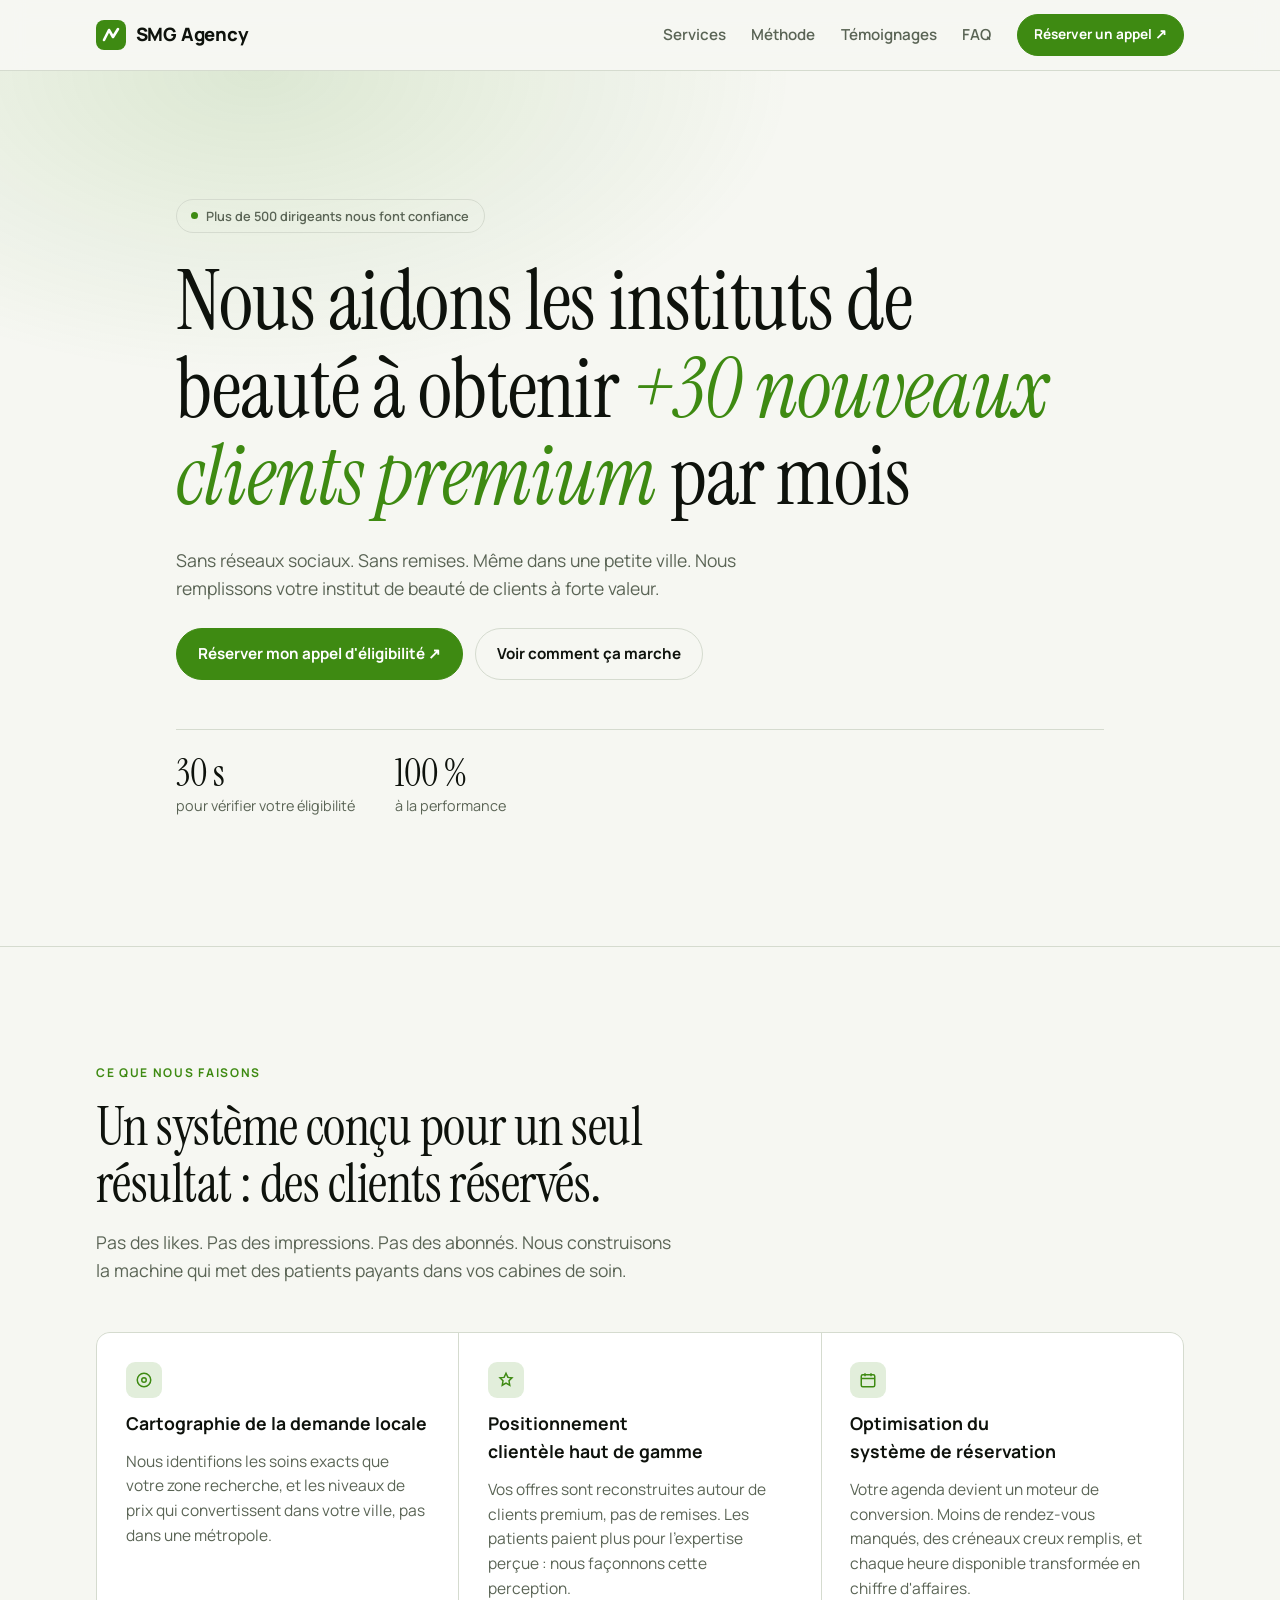
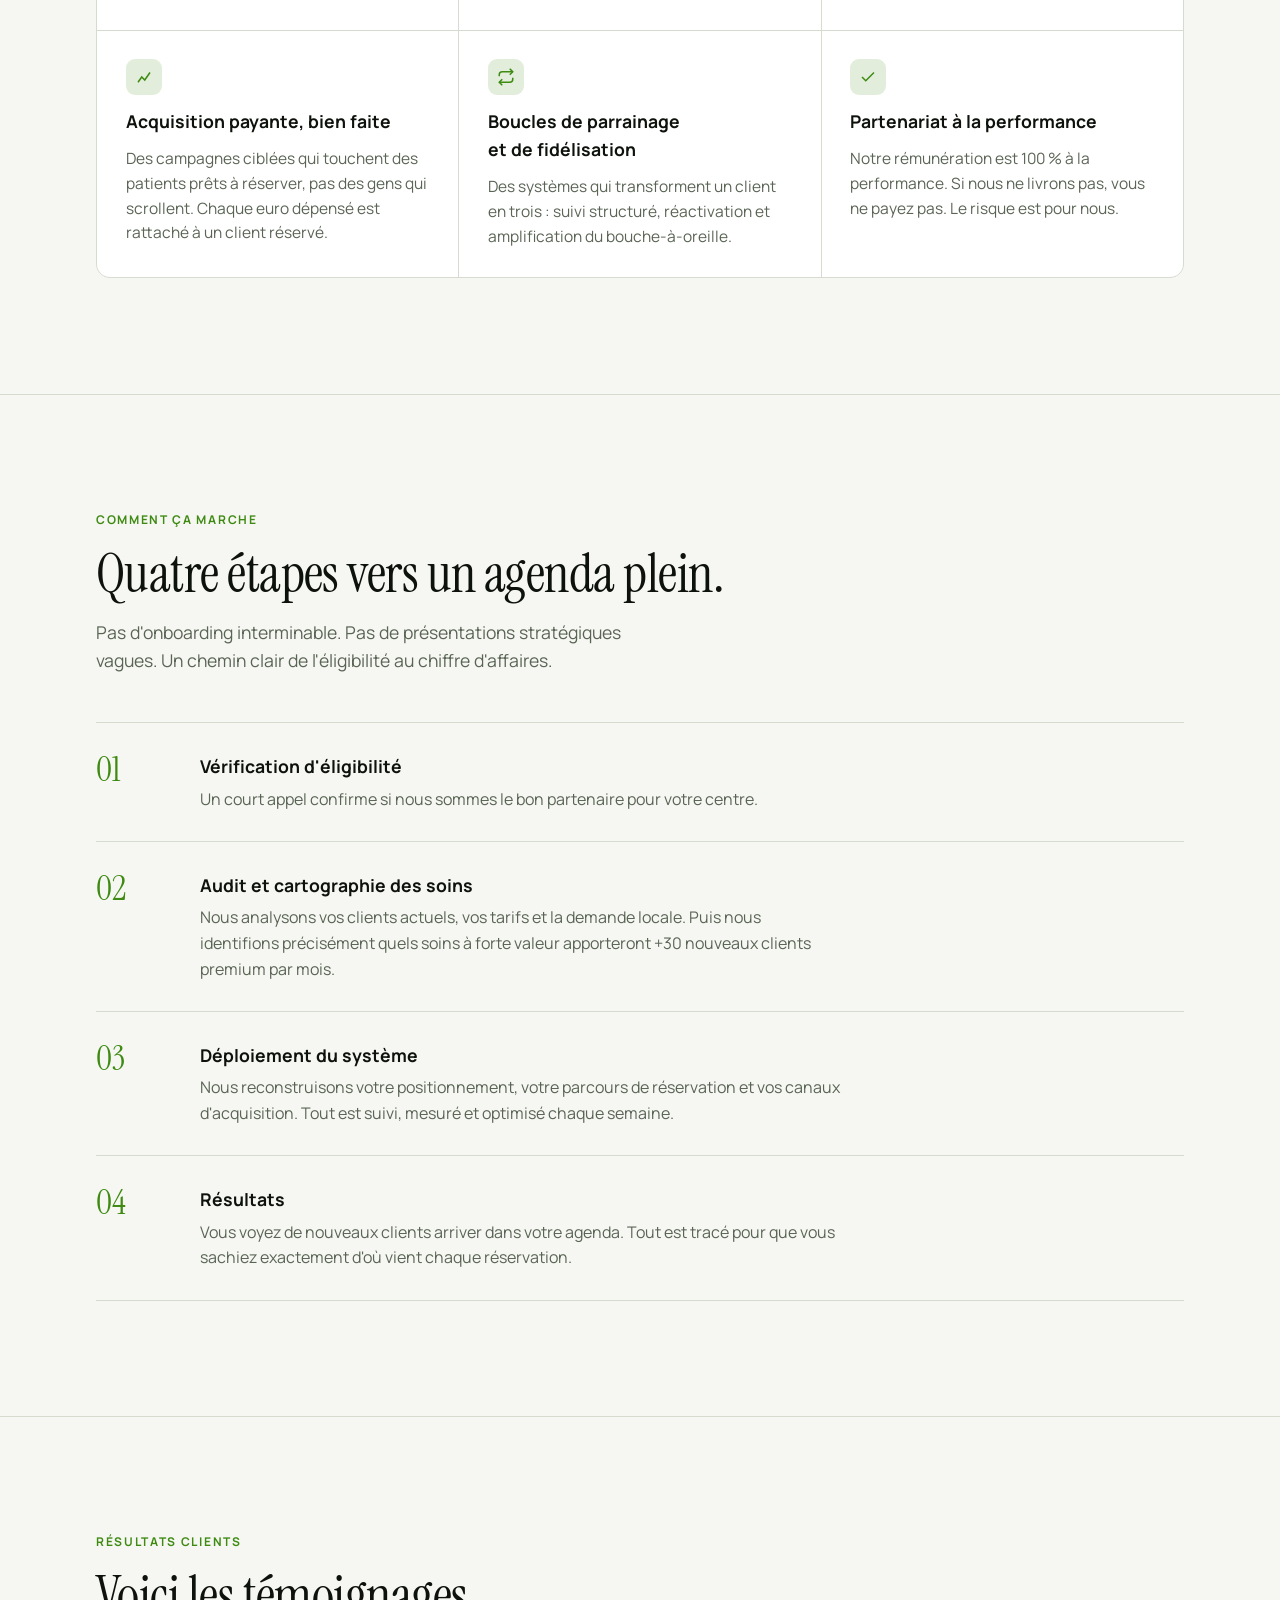
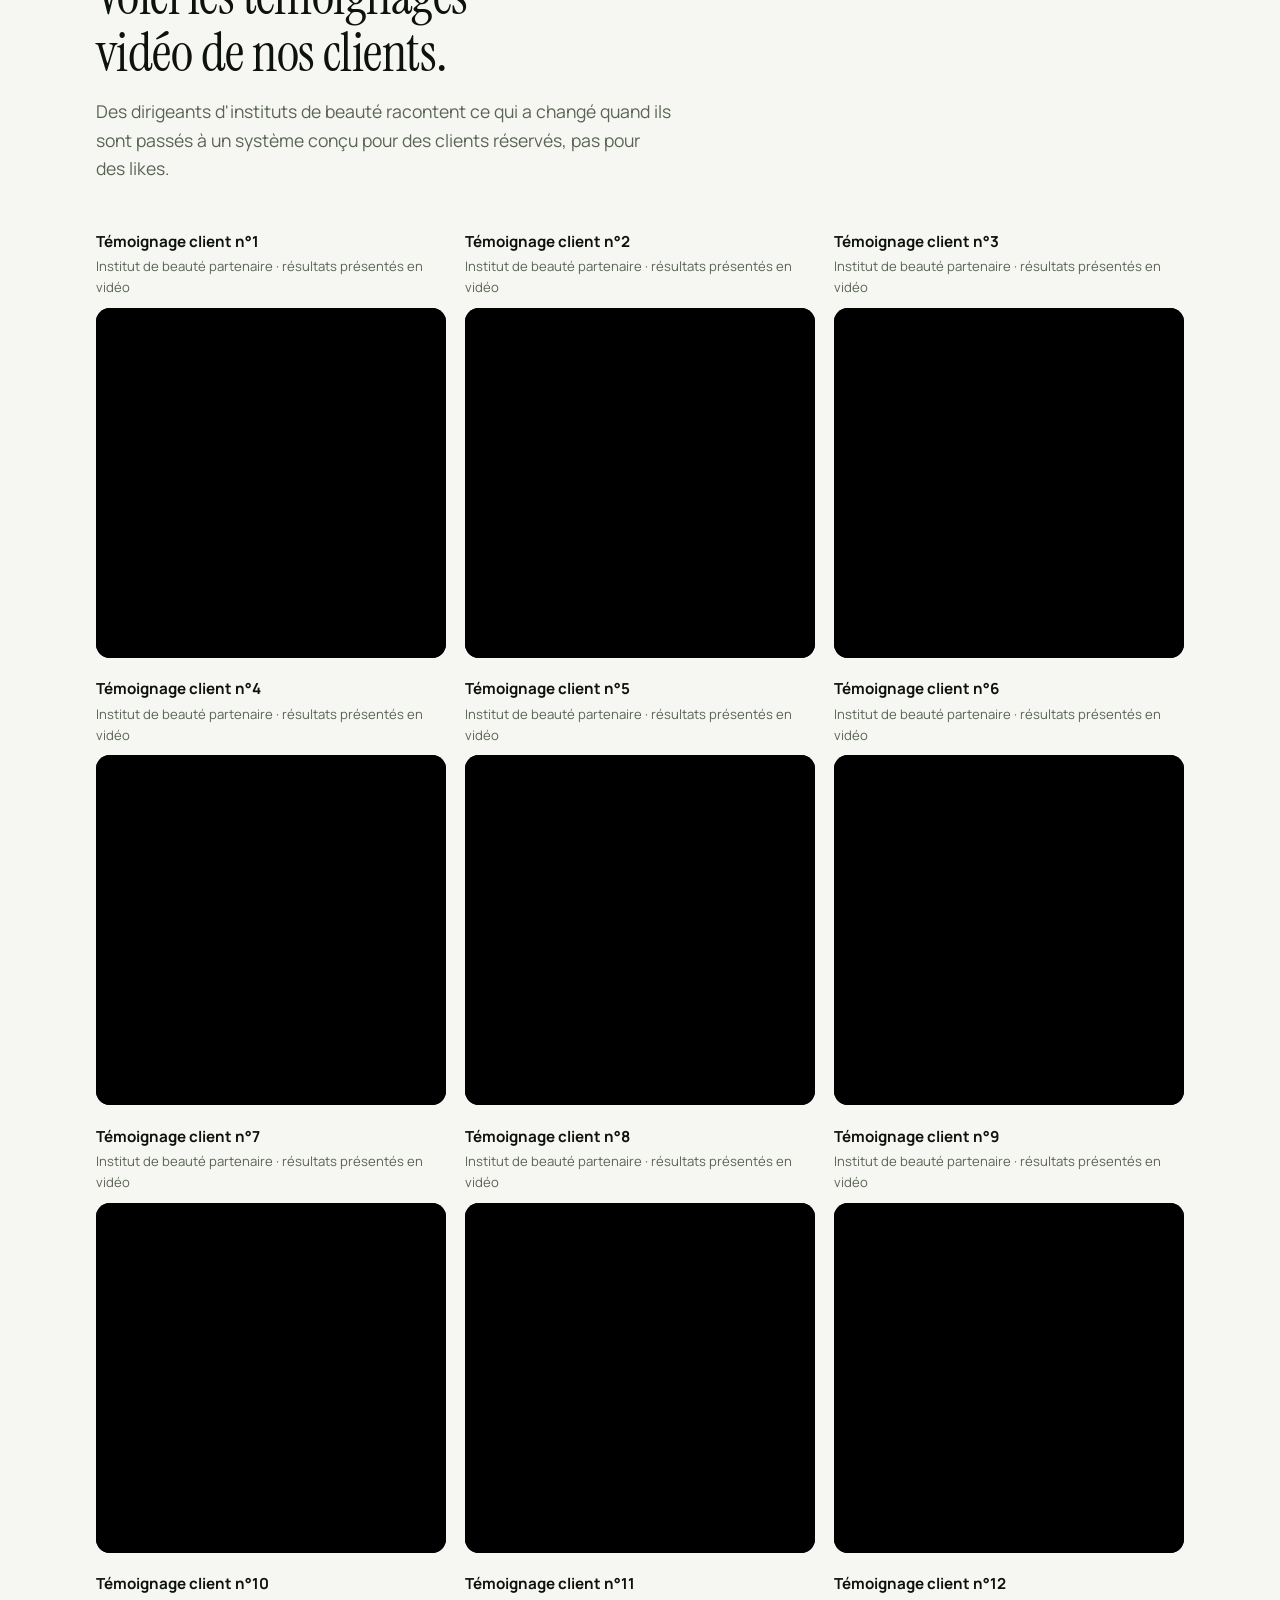
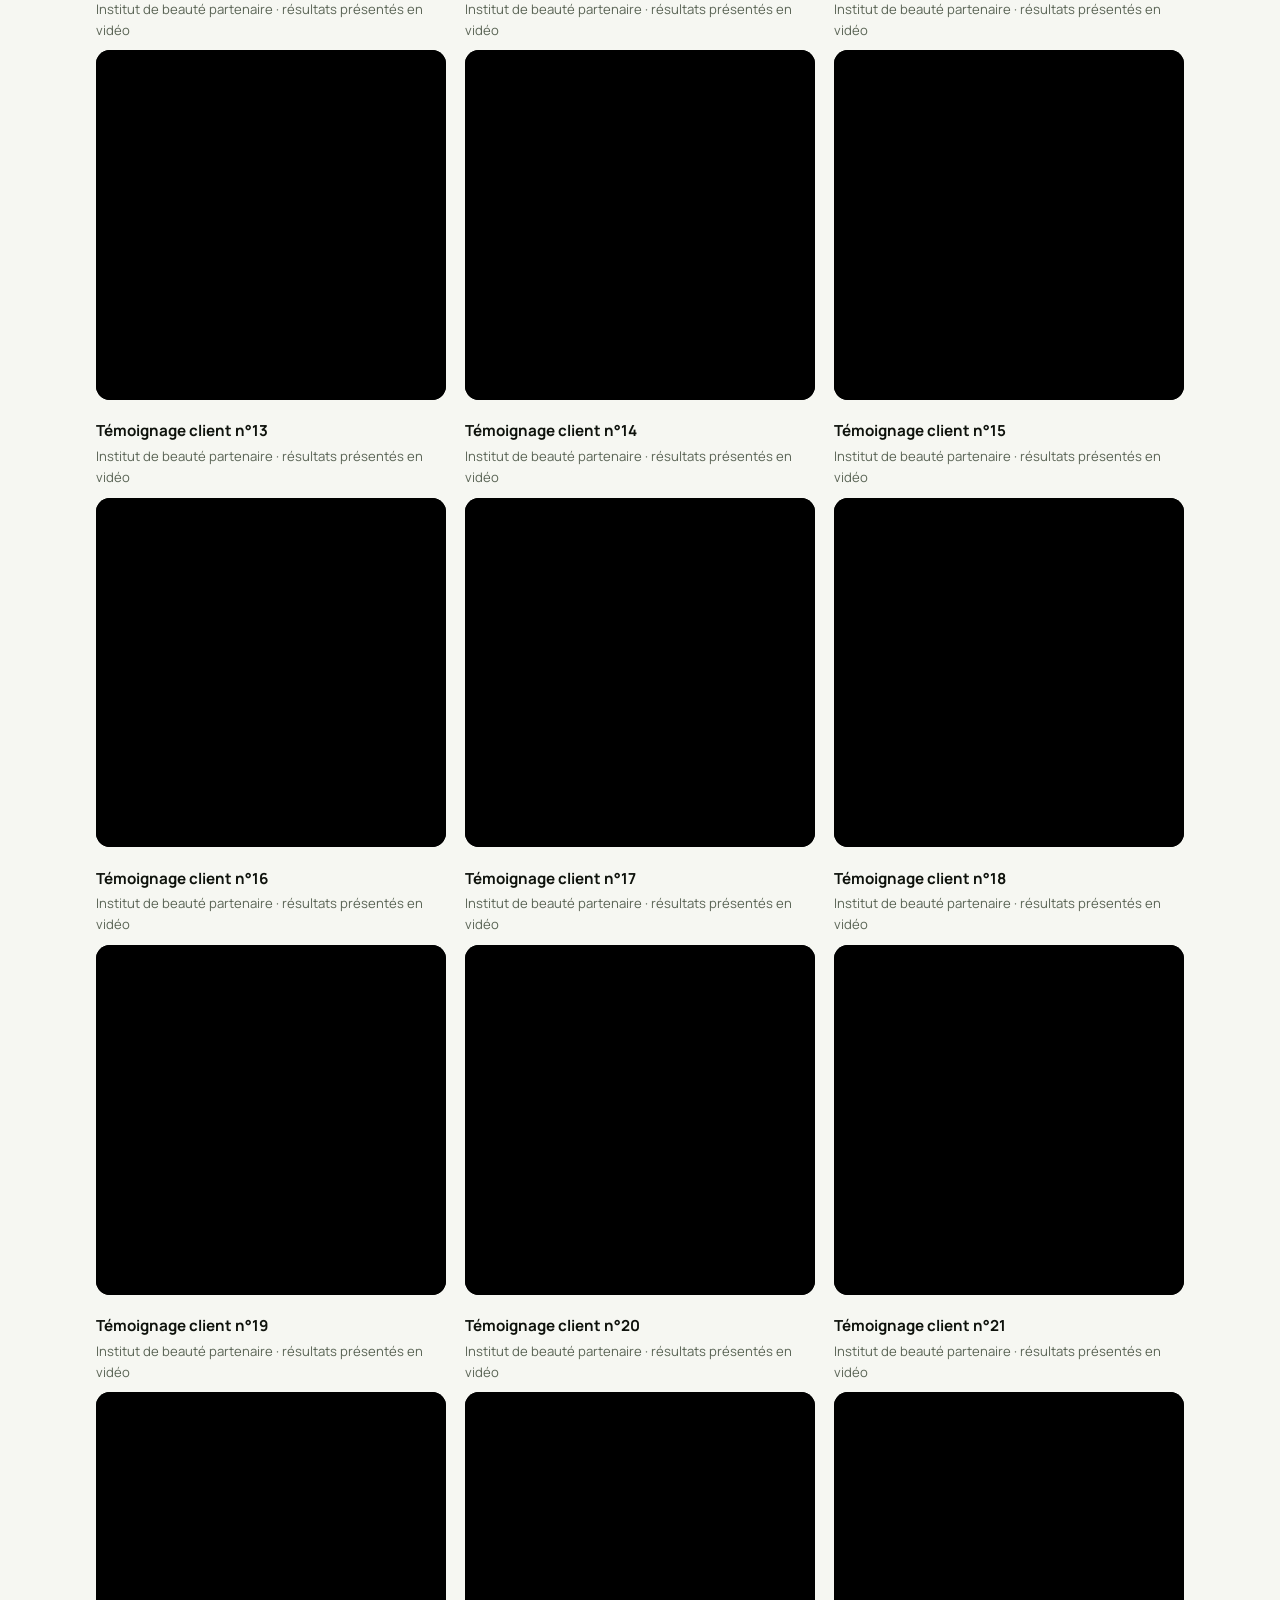
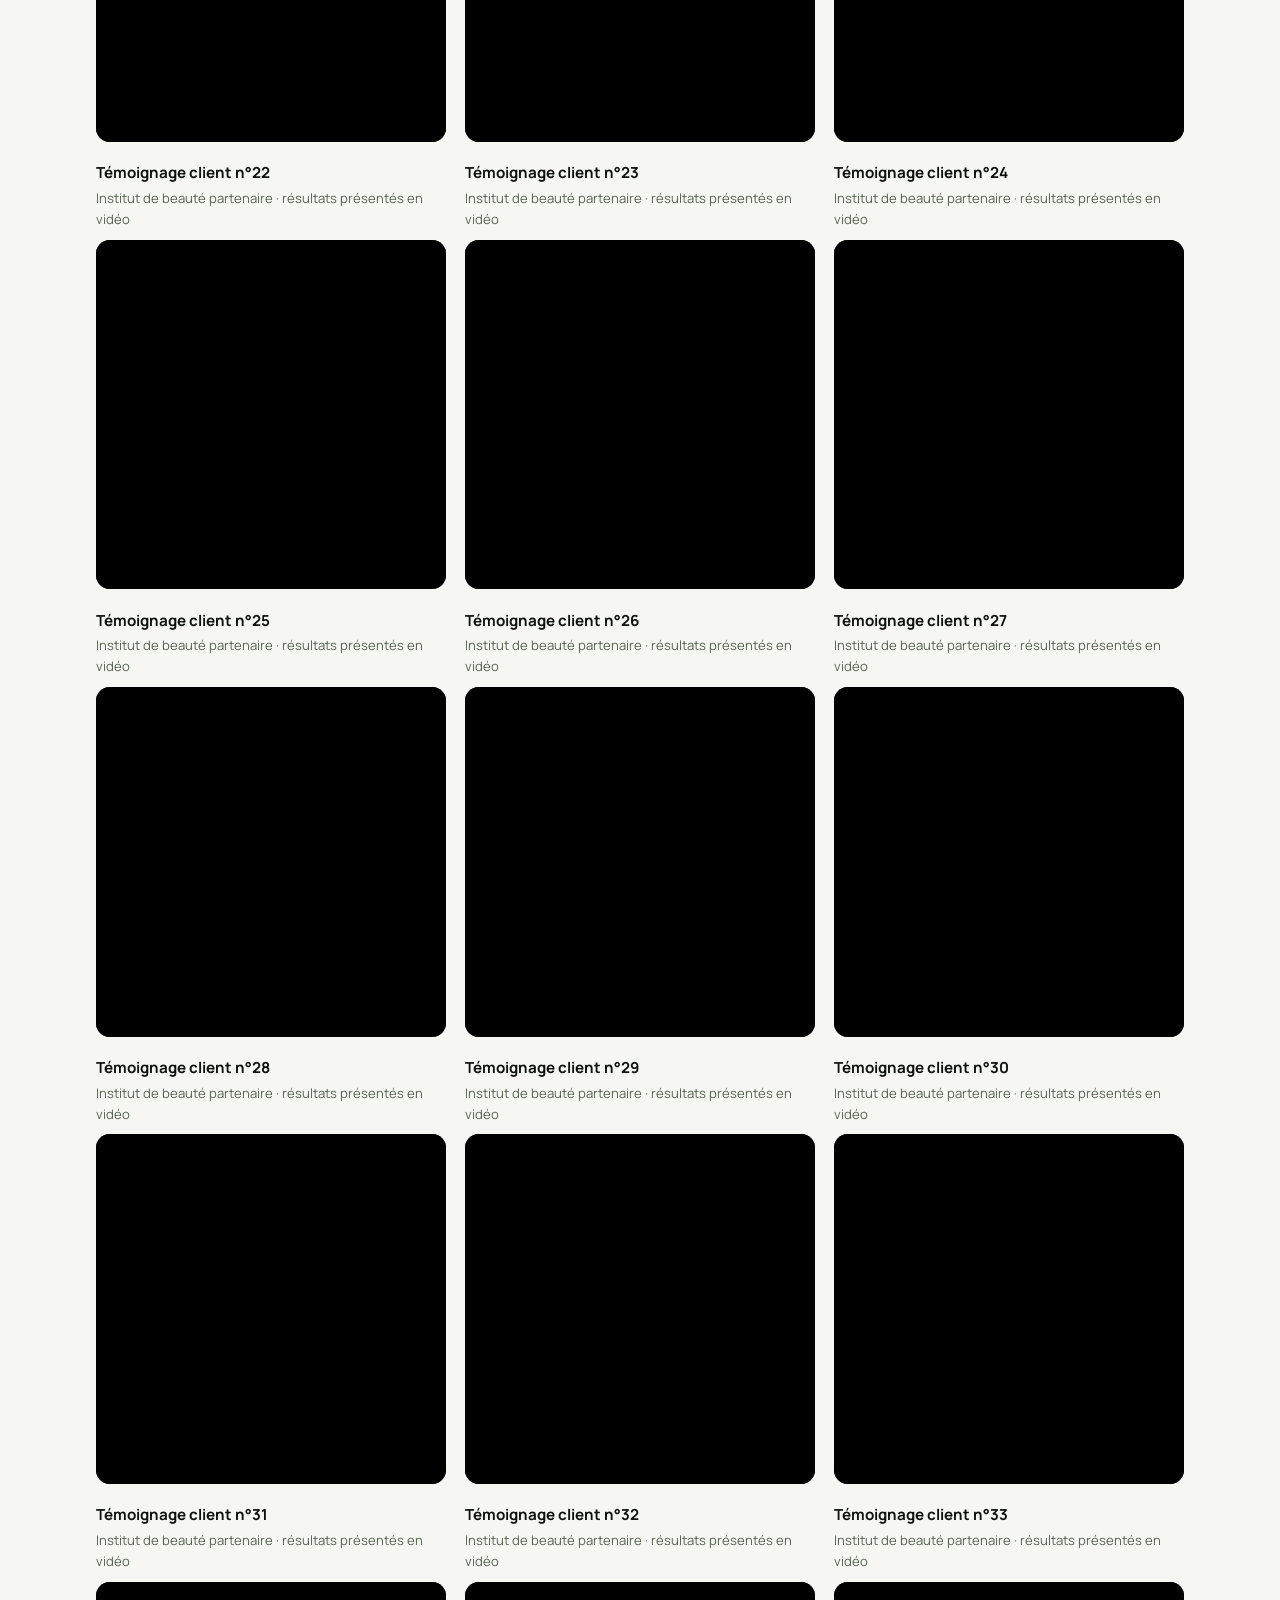
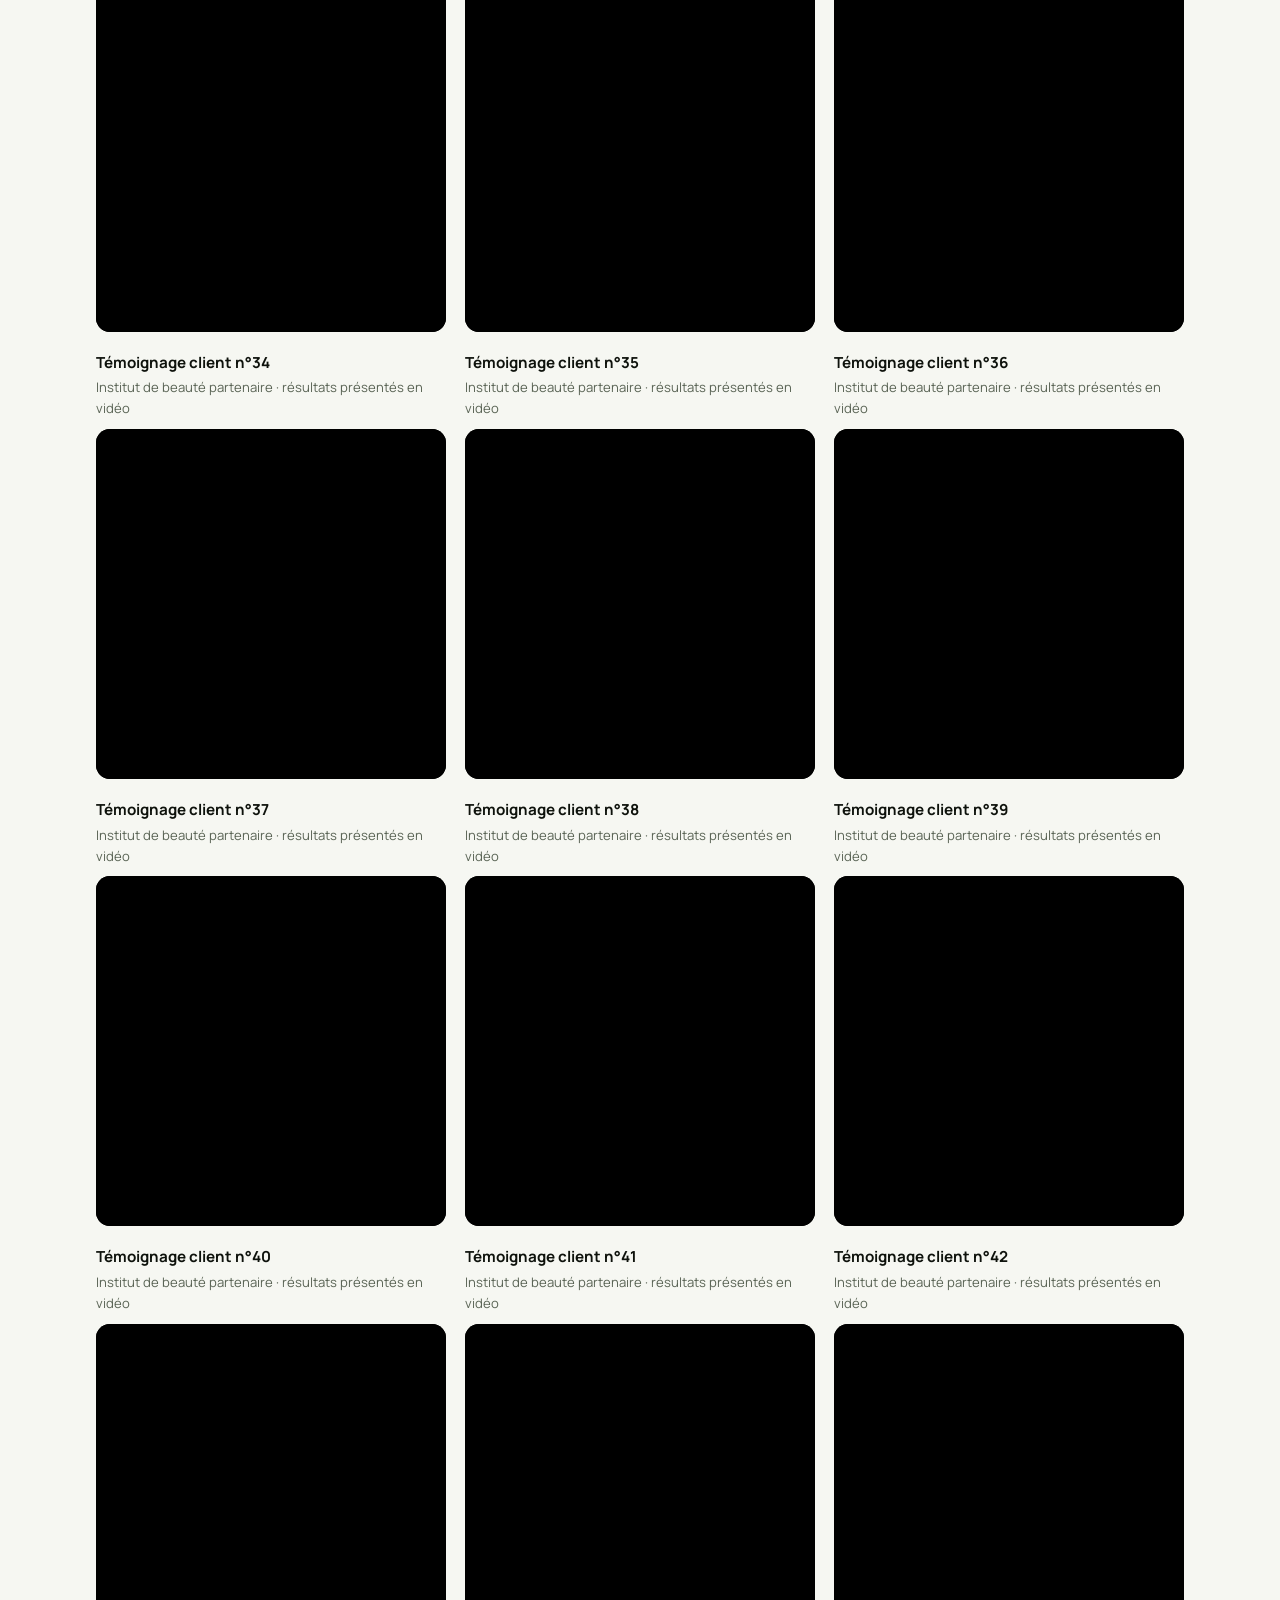
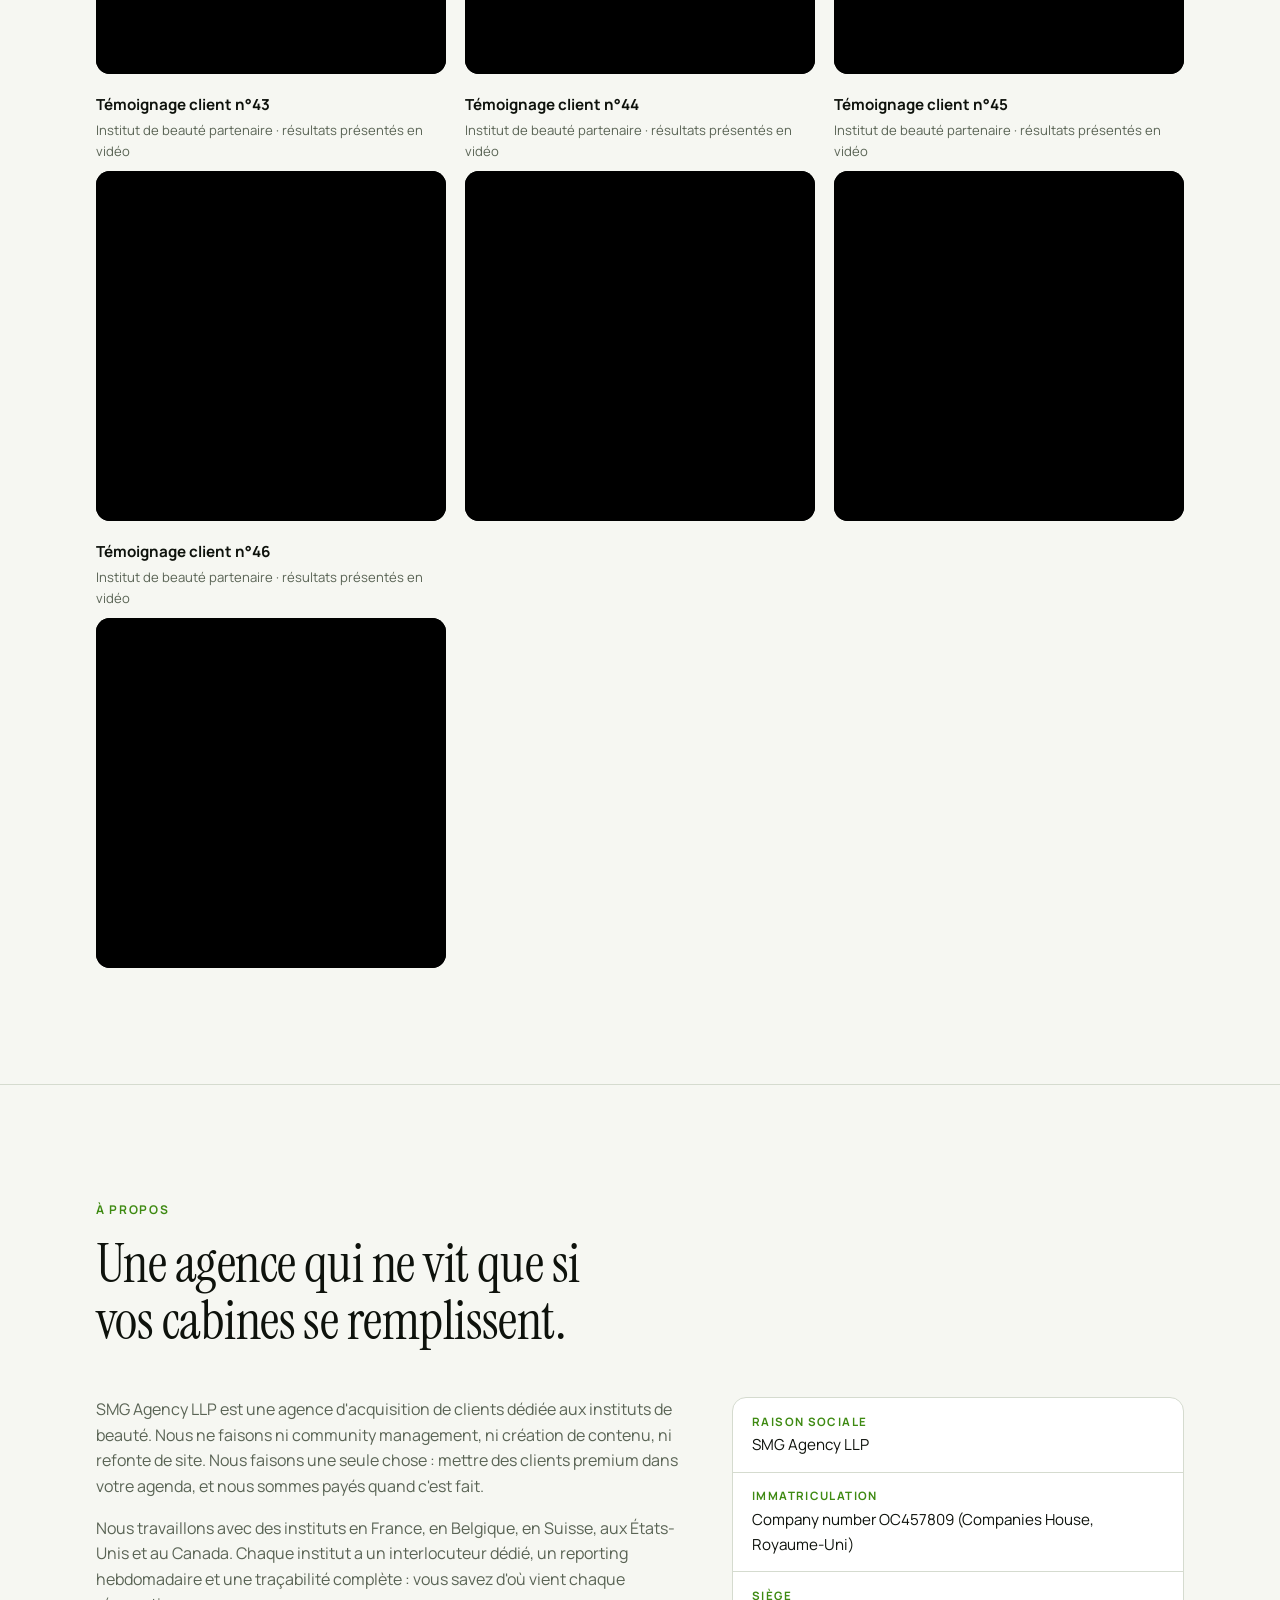
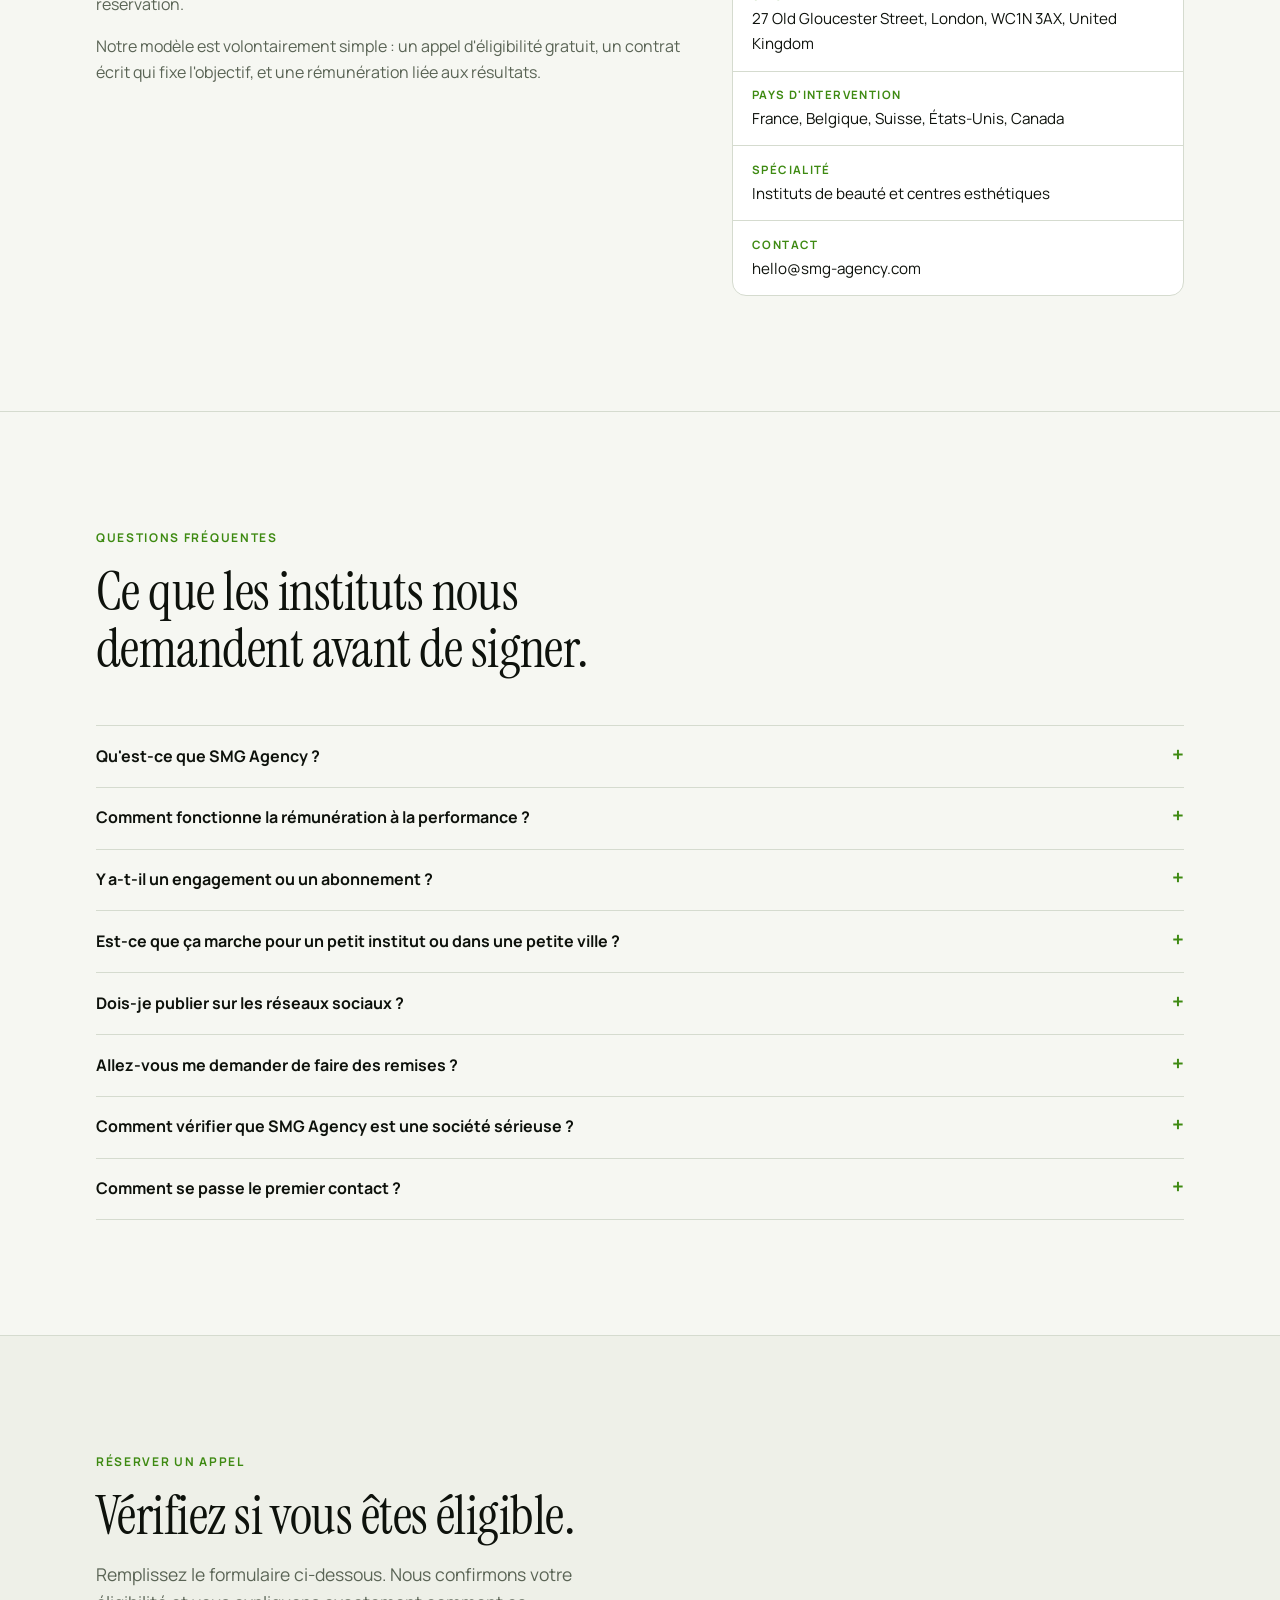
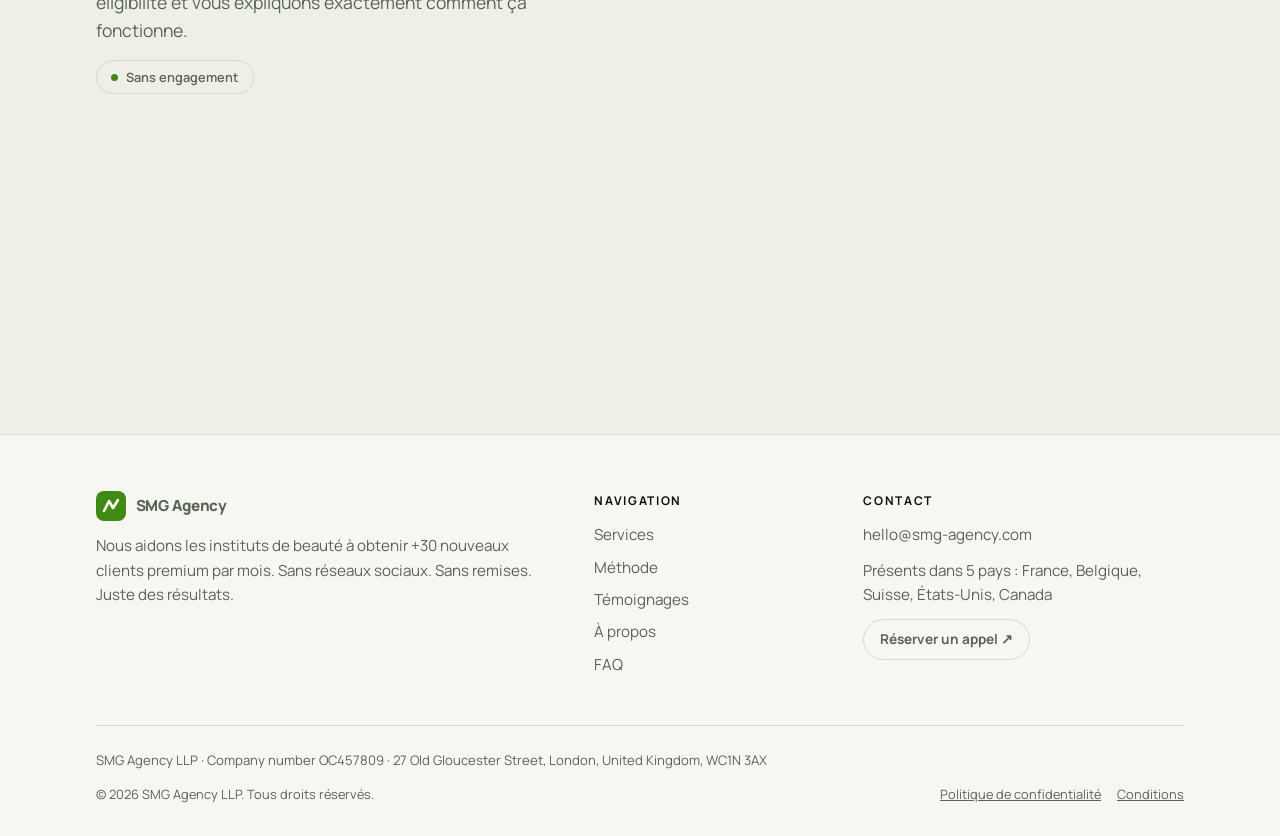
<file: index.html>
<!doctype html>
<html lang="fr">
<head>
<meta charset="utf-8">
<meta name="viewport" content="width=device-width, initial-scale=1, viewport-fit=cover">
<title>SMG Agency — +30 clients premium / mois</title>
<meta name="description" content="Nous aidons les instituts de beauté à obtenir +30 nouveaux clients premium par mois. Sans réseaux sociaux. Sans remises. Même dans une petite ville.">
<meta name="theme-color" content="#0A0D09">
<link rel="stylesheet" href="https://fonts.googleapis.com/css2?family=Instrument+Serif:ital@0;1&family=Manrope:wght@400;500;600;700;800&display=swap">
<link rel="stylesheet" href="styles.css">
</head>
<body>

<header><div class="wrap"><nav>
  <a class="logo" href="#top" aria-label="SMG Agency">
    <svg viewBox="0 0 30 30" aria-hidden="true"><rect width="30" height="30" rx="8" fill="var(--accent)"/><path d="M8 20 L13 10 L17 17 L22 9" fill="none" stroke="var(--accent-ink)" stroke-width="2.6" stroke-linecap="round" stroke-linejoin="round"/></svg>
    SMG Agency
  </a>
  <div class="menu">
    <a href="#services">Services</a>
    <a href="#process">Méthode</a>
    <a href="#temoignages">Témoignages</a>
    <a href="#faq">FAQ</a>
    <a class="btn primary small" href="#book">Réserver un appel ↗</a>
  </div>
</nav></div></header>

<section class="hero" id="top"><div class="wrap">
  <span class="badge"><i></i>Plus de 500 dirigeants nous font confiance</span>
  <h1>Nous aidons les instituts de beauté à obtenir <em>+30 nouveaux clients premium</em> par mois</h1>
  <p class="lead">Sans réseaux sociaux. Sans remises. Même dans une petite ville. Nous remplissons votre institut de beauté de clients à forte valeur.</p>
  <div class="ctas">
    <a class="btn primary" href="#book">Réserver mon appel d'éligibilité ↗</a>
    <a class="btn" href="#process">Voir comment ça marche</a>
  </div>
  <div class="stats">
    <div class="stat"><b>30 s</b><span>pour vérifier votre éligibilité</span></div>
    <div class="stat"><b>100 %</b><span>à la performance</span></div>
  </div>
</div></section>

<section id="services"><div class="wrap">
  <div class="head">
    <span class="eyebrow">Ce que nous faisons</span>
    <h2>Un système conçu pour un seul résultat : des clients réservés.</h2>
    <p class="lead">Pas des likes. Pas des impressions. Pas des abonnés. Nous construisons la machine qui met des patients payants dans vos cabines de soin.</p>
  </div>
  <div class="grid c3">
    <div class="cell"><span class="ico"><svg viewBox="0 0 24 24" fill="none" stroke="currentColor" stroke-width="2"><circle cx="12" cy="12" r="9"/><circle cx="12" cy="12" r="3"/></svg></span><h3>Cartographie de la demande locale</h3><p>Nous identifions les soins exacts que votre zone recherche, et les niveaux de prix qui convertissent dans votre ville, pas dans une métropole.</p></div>
    <div class="cell"><span class="ico"><svg viewBox="0 0 24 24" fill="none" stroke="currentColor" stroke-width="2"><path d="M12 3l2.5 5.5L20 9l-4 4 1 6-5-3-5 3 1-6-4-4 5.5-.5z"/></svg></span><h3>Positionnement clientèle haut de gamme</h3><p>Vos offres sont reconstruites autour de clients premium, pas de remises. Les patients paient plus pour l'expertise perçue : nous façonnons cette perception.</p></div>
    <div class="cell"><span class="ico"><svg viewBox="0 0 24 24" fill="none" stroke="currentColor" stroke-width="2"><rect x="3" y="5" width="18" height="16" rx="2"/><path d="M3 10h18M8 3v4M16 3v4"/></svg></span><h3>Optimisation du système de réservation</h3><p>Votre agenda devient un moteur de conversion. Moins de rendez-vous manqués, des créneaux creux remplis, et chaque heure disponible transformée en chiffre d'affaires.</p></div>
    <div class="cell"><span class="ico"><svg viewBox="0 0 24 24" fill="none" stroke="currentColor" stroke-width="2"><path d="M4 19l5-7 4 4 7-10"/></svg></span><h3>Acquisition payante, bien faite</h3><p>Des campagnes ciblées qui touchent des patients prêts à réserver, pas des gens qui scrollent. Chaque euro dépensé est rattaché à un client réservé.</p></div>
    <div class="cell"><span class="ico"><svg viewBox="0 0 24 24" fill="none" stroke="currentColor" stroke-width="2"><path d="M17 1l4 4-4 4"/><path d="M3 11V9a4 4 0 014-4h14"/><path d="M7 23l-4-4 4-4"/><path d="M21 13v2a4 4 0 01-4 4H3"/></svg></span><h3>Boucles de parrainage et de fidélisation</h3><p>Des systèmes qui transforment un client en trois : suivi structuré, réactivation et amplification du bouche-à-oreille.</p></div>
    <div class="cell"><span class="ico"><svg viewBox="0 0 24 24" fill="none" stroke="currentColor" stroke-width="2"><path d="M20 6L9 17l-5-5"/></svg></span><h3>Partenariat à la performance</h3><p>Notre rémunération est 100 % à la performance. Si nous ne livrons pas, vous ne payez pas. Le risque est pour nous.</p></div>
  </div>
</div></section>

<section id="process"><div class="wrap">
  <div class="head">
    <span class="eyebrow">Comment ça marche</span>
    <h2>Quatre étapes vers un agenda plein.</h2>
    <p class="lead">Pas d'onboarding interminable. Pas de présentations stratégiques vagues. Un chemin clair de l'éligibilité au chiffre d'affaires.</p>
  </div>
  <div class="steps">
    <div class="step"><span class="n">01</span><div><h3>Vérification d'éligibilité</h3><p>Un court appel confirme si nous sommes le bon partenaire pour votre centre.</p></div></div>
    <div class="step"><span class="n">02</span><div><h3>Audit et cartographie des soins</h3><p>Nous analysons vos clients actuels, vos tarifs et la demande locale. Puis nous identifions précisément quels soins à forte valeur apporteront +30 nouveaux clients premium par mois.</p></div></div>
    <div class="step"><span class="n">03</span><div><h3>Déploiement du système</h3><p>Nous reconstruisons votre positionnement, votre parcours de réservation et vos canaux d'acquisition. Tout est suivi, mesuré et optimisé chaque semaine.</p></div></div>
    <div class="step"><span class="n">04</span><div><h3>Résultats</h3><p>Vous voyez de nouveaux clients arriver dans votre agenda. Tout est tracé pour que vous sachiez exactement d'où vient chaque réservation.</p></div></div>
  </div>
</div></section>

<section id="temoignages"><div class="wrap">
  <div class="head">
    <span class="eyebrow">Résultats clients</span>
    <h2>Voici les témoignages vidéo de nos clients.</h2>
    <p class="lead">Des dirigeants d'instituts de beauté racontent ce qui a changé quand ils sont passés à un système conçu pour des clients réservés, pas pour des likes.</p>
  </div>
  <div class="vgrid">
    <figure class="tcard"><figcaption><strong>Témoignage client n°1</strong><span>Institut de beauté partenaire · résultats présentés en vidéo</span></figcaption><div class="video"><iframe src="https://player.vimeo.com/video/1170816785?h=dc587e19d5&badge=0&autopause=0&transparent=0&player_id=0&app_id=58479" allow="autoplay; fullscreen; picture-in-picture" allowfullscreen title="Témoignage client 1" loading="lazy"></iframe></div></figure>
    <figure class="tcard"><figcaption><strong>Témoignage client n°2</strong><span>Institut de beauté partenaire · résultats présentés en vidéo</span></figcaption><div class="video"><iframe src="https://player.vimeo.com/video/1187430212?h=d7c97bf0d0&badge=0&autopause=0&transparent=0&player_id=0&app_id=58479" allow="autoplay; fullscreen; picture-in-picture" allowfullscreen title="Témoignage client 2" loading="lazy"></iframe></div></figure>
    <figure class="tcard"><figcaption><strong>Témoignage client n°3</strong><span>Institut de beauté partenaire · résultats présentés en vidéo</span></figcaption><div class="video"><iframe src="https://player.vimeo.com/video/1154285626?h=cadeab37e9&badge=0&autopause=0&transparent=0&player_id=0&app_id=58479" allow="autoplay; fullscreen; picture-in-picture" allowfullscreen title="Témoignage client 3" loading="lazy"></iframe></div></figure>
    <figure class="tcard"><figcaption><strong>Témoignage client n°4</strong><span>Institut de beauté partenaire · résultats présentés en vidéo</span></figcaption><div class="video"><iframe src="https://player.vimeo.com/video/1170811531?h=ed6fe5a21b&badge=0&autopause=0&transparent=0&player_id=0&app_id=58479" allow="autoplay; fullscreen; picture-in-picture" allowfullscreen title="Témoignage client 4" loading="lazy"></iframe></div></figure>
    <figure class="tcard"><figcaption><strong>Témoignage client n°5</strong><span>Institut de beauté partenaire · résultats présentés en vidéo</span></figcaption><div class="video"><iframe src="https://player.vimeo.com/video/1170821075?h=94a333f344&badge=0&autopause=0&transparent=0&player_id=0&app_id=58479" allow="autoplay; fullscreen; picture-in-picture" allowfullscreen title="Témoignage client 5" loading="lazy"></iframe></div></figure>
    <figure class="tcard"><figcaption><strong>Témoignage client n°6</strong><span>Institut de beauté partenaire · résultats présentés en vidéo</span></figcaption><div class="video"><iframe src="https://player.vimeo.com/video/1140703734?h=4c9c15f393&badge=0&autopause=0&transparent=0&player_id=0&app_id=58479" allow="autoplay; fullscreen; picture-in-picture" allowfullscreen title="Témoignage client 6" loading="lazy"></iframe></div></figure>
    <figure class="tcard"><figcaption><strong>Témoignage client n°7</strong><span>Institut de beauté partenaire · résultats présentés en vidéo</span></figcaption><div class="video"><iframe src="https://player.vimeo.com/video/974029098?h=5e9d1a5191&badge=0&autopause=0&transparent=0&player_id=0&app_id=58479" allow="autoplay; fullscreen; picture-in-picture" allowfullscreen title="Témoignage client 7" loading="lazy"></iframe></div></figure>
    <figure class="tcard"><figcaption><strong>Témoignage client n°8</strong><span>Institut de beauté partenaire · résultats présentés en vidéo</span></figcaption><div class="video"><iframe src="https://player.vimeo.com/video/974028527?h=5e06ab76f6&badge=0&autopause=0&transparent=0&player_id=0&app_id=58479" allow="autoplay; fullscreen; picture-in-picture" allowfullscreen title="Témoignage client 8" loading="lazy"></iframe></div></figure>
    <figure class="tcard"><figcaption><strong>Témoignage client n°9</strong><span>Institut de beauté partenaire · résultats présentés en vidéo</span></figcaption><div class="video"><iframe src="https://player.vimeo.com/video/1029229661?h=489410b3f9&badge=0&autopause=0&transparent=0&player_id=0&app_id=58479" allow="autoplay; fullscreen; picture-in-picture" allowfullscreen title="Témoignage client 9" loading="lazy"></iframe></div></figure>
    <figure class="tcard"><figcaption><strong>Témoignage client n°10</strong><span>Institut de beauté partenaire · résultats présentés en vidéo</span></figcaption><div class="video"><iframe src="https://player.vimeo.com/video/1032588773?badge=0&autopause=0&transparent=0&player_id=0&app_id=58479" allow="autoplay; fullscreen; picture-in-picture" allowfullscreen title="Témoignage client 10" loading="lazy"></iframe></div></figure>
    <figure class="tcard"><figcaption><strong>Témoignage client n°11</strong><span>Institut de beauté partenaire · résultats présentés en vidéo</span></figcaption><div class="video"><iframe src="https://player.vimeo.com/video/1032588784?badge=0&autopause=0&transparent=0&player_id=0&app_id=58479" allow="autoplay; fullscreen; picture-in-picture" allowfullscreen title="Témoignage client 11" loading="lazy"></iframe></div></figure>
    <figure class="tcard"><figcaption><strong>Témoignage client n°12</strong><span>Institut de beauté partenaire · résultats présentés en vidéo</span></figcaption><div class="video"><iframe src="https://player.vimeo.com/video/1032588800?badge=0&autopause=0&transparent=0&player_id=0&app_id=58479" allow="autoplay; fullscreen; picture-in-picture" allowfullscreen title="Témoignage client 12" loading="lazy"></iframe></div></figure>
    <figure class="tcard"><figcaption><strong>Témoignage client n°13</strong><span>Institut de beauté partenaire · résultats présentés en vidéo</span></figcaption><div class="video"><iframe src="https://player.vimeo.com/video/1032588817?badge=0&autopause=0&transparent=0&player_id=0&app_id=58479" allow="autoplay; fullscreen; picture-in-picture" allowfullscreen title="Témoignage client 13" loading="lazy"></iframe></div></figure>
    <figure class="tcard"><figcaption><strong>Témoignage client n°14</strong><span>Institut de beauté partenaire · résultats présentés en vidéo</span></figcaption><div class="video"><iframe src="https://player.vimeo.com/video/1032588871?badge=0&autopause=0&transparent=0&player_id=0&app_id=58479" allow="autoplay; fullscreen; picture-in-picture" allowfullscreen title="Témoignage client 14" loading="lazy"></iframe></div></figure>
    <figure class="tcard"><figcaption><strong>Témoignage client n°15</strong><span>Institut de beauté partenaire · résultats présentés en vidéo</span></figcaption><div class="video"><iframe src="https://player.vimeo.com/video/1032588857?badge=0&autopause=0&transparent=0&player_id=0&app_id=58479" allow="autoplay; fullscreen; picture-in-picture" allowfullscreen title="Témoignage client 15" loading="lazy"></iframe></div></figure>
    <figure class="tcard"><figcaption><strong>Témoignage client n°16</strong><span>Institut de beauté partenaire · résultats présentés en vidéo</span></figcaption><div class="video"><iframe src="https://player.vimeo.com/video/1032588884?badge=0&autopause=0&transparent=0&player_id=0&app_id=58479" allow="autoplay; fullscreen; picture-in-picture" allowfullscreen title="Témoignage client 16" loading="lazy"></iframe></div></figure>
    <figure class="tcard"><figcaption><strong>Témoignage client n°17</strong><span>Institut de beauté partenaire · résultats présentés en vidéo</span></figcaption><div class="video"><iframe src="https://player.vimeo.com/video/1032588899?badge=0&autopause=0&transparent=0&player_id=0&app_id=58479" allow="autoplay; fullscreen; picture-in-picture" allowfullscreen title="Témoignage client 17" loading="lazy"></iframe></div></figure>
    <figure class="tcard"><figcaption><strong>Témoignage client n°18</strong><span>Institut de beauté partenaire · résultats présentés en vidéo</span></figcaption><div class="video"><iframe src="https://player.vimeo.com/video/1032588939?badge=0&autopause=0&transparent=0&player_id=0&app_id=58479" allow="autoplay; fullscreen; picture-in-picture" allowfullscreen title="Témoignage client 18" loading="lazy"></iframe></div></figure>
    <figure class="tcard"><figcaption><strong>Témoignage client n°19</strong><span>Institut de beauté partenaire · résultats présentés en vidéo</span></figcaption><div class="video"><iframe src="https://player.vimeo.com/video/1032588960?badge=0&autopause=0&transparent=0&player_id=0&app_id=58479" allow="autoplay; fullscreen; picture-in-picture" allowfullscreen title="Témoignage client 19" loading="lazy"></iframe></div></figure>
    <figure class="tcard"><figcaption><strong>Témoignage client n°20</strong><span>Institut de beauté partenaire · résultats présentés en vidéo</span></figcaption><div class="video"><iframe src="https://player.vimeo.com/video/1032589065?badge=0&autopause=0&transparent=0&player_id=0&app_id=58479" allow="autoplay; fullscreen; picture-in-picture" allowfullscreen title="Témoignage client 20" loading="lazy"></iframe></div></figure>
    <figure class="tcard"><figcaption><strong>Témoignage client n°21</strong><span>Institut de beauté partenaire · résultats présentés en vidéo</span></figcaption><div class="video"><iframe src="https://player.vimeo.com/video/1032589106?badge=0&autopause=0&transparent=0&player_id=0&app_id=58479" allow="autoplay; fullscreen; picture-in-picture" allowfullscreen title="Témoignage client 21" loading="lazy"></iframe></div></figure>
    <figure class="tcard"><figcaption><strong>Témoignage client n°22</strong><span>Institut de beauté partenaire · résultats présentés en vidéo</span></figcaption><div class="video"><iframe src="https://player.vimeo.com/video/1032589050?badge=0&autopause=0&transparent=0&player_id=0&app_id=58479" allow="autoplay; fullscreen; picture-in-picture" allowfullscreen title="Témoignage client 22" loading="lazy"></iframe></div></figure>
    <figure class="tcard"><figcaption><strong>Témoignage client n°23</strong><span>Institut de beauté partenaire · résultats présentés en vidéo</span></figcaption><div class="video"><iframe src="https://player.vimeo.com/video/1032589123?badge=0&autopause=0&transparent=0&player_id=0&app_id=58479" allow="autoplay; fullscreen; picture-in-picture" allowfullscreen title="Témoignage client 23" loading="lazy"></iframe></div></figure>
    <figure class="tcard"><figcaption><strong>Témoignage client n°24</strong><span>Institut de beauté partenaire · résultats présentés en vidéo</span></figcaption><div class="video"><iframe src="https://player.vimeo.com/video/1032589249?badge=0&autopause=0&transparent=0&player_id=0&app_id=58479" allow="autoplay; fullscreen; picture-in-picture" allowfullscreen title="Témoignage client 24" loading="lazy"></iframe></div></figure>
    <figure class="tcard"><figcaption><strong>Témoignage client n°25</strong><span>Institut de beauté partenaire · résultats présentés en vidéo</span></figcaption><div class="video"><iframe src="https://player.vimeo.com/video/1032593119?badge=0&autopause=0&transparent=0&player_id=0&app_id=58479" allow="autoplay; fullscreen; picture-in-picture" allowfullscreen title="Témoignage client 25" loading="lazy"></iframe></div></figure>
    <figure class="tcard"><figcaption><strong>Témoignage client n°26</strong><span>Institut de beauté partenaire · résultats présentés en vidéo</span></figcaption><div class="video"><iframe src="https://player.vimeo.com/video/1032593161?badge=0&autopause=0&transparent=0&player_id=0&app_id=58479" allow="autoplay; fullscreen; picture-in-picture" allowfullscreen title="Témoignage client 26" loading="lazy"></iframe></div></figure>
    <figure class="tcard"><figcaption><strong>Témoignage client n°27</strong><span>Institut de beauté partenaire · résultats présentés en vidéo</span></figcaption><div class="video"><iframe src="https://player.vimeo.com/video/1032589001?badge=0&autopause=0&transparent=0&player_id=0&app_id=58479" allow="autoplay; fullscreen; picture-in-picture" allowfullscreen title="Témoignage client 27" loading="lazy"></iframe></div></figure>
    <figure class="tcard"><figcaption><strong>Témoignage client n°28</strong><span>Institut de beauté partenaire · résultats présentés en vidéo</span></figcaption><div class="video"><iframe src="https://player.vimeo.com/video/1032593181?badge=0&autopause=0&transparent=0&player_id=0&app_id=58479" allow="autoplay; fullscreen; picture-in-picture" allowfullscreen title="Témoignage client 28" loading="lazy"></iframe></div></figure>
    <figure class="tcard"><figcaption><strong>Témoignage client n°29</strong><span>Institut de beauté partenaire · résultats présentés en vidéo</span></figcaption><div class="video"><iframe src="https://player.vimeo.com/video/1032593198?badge=0&autopause=0&transparent=0&player_id=0&app_id=58479" allow="autoplay; fullscreen; picture-in-picture" allowfullscreen title="Témoignage client 29" loading="lazy"></iframe></div></figure>
    <figure class="tcard"><figcaption><strong>Témoignage client n°30</strong><span>Institut de beauté partenaire · résultats présentés en vidéo</span></figcaption><div class="video"><iframe src="https://player.vimeo.com/video/1032593217?badge=0&autopause=0&transparent=0&player_id=0&app_id=58479" allow="autoplay; fullscreen; picture-in-picture" allowfullscreen title="Témoignage client 30" loading="lazy"></iframe></div></figure>
    <figure class="tcard"><figcaption><strong>Témoignage client n°31</strong><span>Institut de beauté partenaire · résultats présentés en vidéo</span></figcaption><div class="video"><iframe src="https://player.vimeo.com/video/1032593234?badge=0&autopause=0&transparent=0&player_id=0&app_id=58479" allow="autoplay; fullscreen; picture-in-picture" allowfullscreen title="Témoignage client 31" loading="lazy"></iframe></div></figure>
    <figure class="tcard"><figcaption><strong>Témoignage client n°32</strong><span>Institut de beauté partenaire · résultats présentés en vidéo</span></figcaption><div class="video"><iframe src="https://player.vimeo.com/video/1032593267?badge=0&autopause=0&transparent=0&player_id=0&app_id=58479" allow="autoplay; fullscreen; picture-in-picture" allowfullscreen title="Témoignage client 32" loading="lazy"></iframe></div></figure>
    <figure class="tcard"><figcaption><strong>Témoignage client n°33</strong><span>Institut de beauté partenaire · résultats présentés en vidéo</span></figcaption><div class="video"><iframe src="https://player.vimeo.com/video/1080824410?h=5e4ef446a5&badge=0&autopause=0&transparent=0&player_id=0&app_id=58479" allow="autoplay; fullscreen; picture-in-picture" allowfullscreen title="Témoignage client 33" loading="lazy"></iframe></div></figure>
    <figure class="tcard"><figcaption><strong>Témoignage client n°34</strong><span>Institut de beauté partenaire · résultats présentés en vidéo</span></figcaption><div class="video"><iframe src="https://player.vimeo.com/video/1080824485?h=bc8d4dd06d&badge=0&autopause=0&transparent=0&player_id=0&app_id=58479" allow="autoplay; fullscreen; picture-in-picture" allowfullscreen title="Témoignage client 34" loading="lazy"></iframe></div></figure>
    <figure class="tcard"><figcaption><strong>Témoignage client n°35</strong><span>Institut de beauté partenaire · résultats présentés en vidéo</span></figcaption><div class="video"><iframe src="https://player.vimeo.com/video/1080824462?h=617148b22f&badge=0&autopause=0&transparent=0&player_id=0&app_id=58479" allow="autoplay; fullscreen; picture-in-picture" allowfullscreen title="Témoignage client 35" loading="lazy"></iframe></div></figure>
    <figure class="tcard"><figcaption><strong>Témoignage client n°36</strong><span>Institut de beauté partenaire · résultats présentés en vidéo</span></figcaption><div class="video"><iframe src="https://player.vimeo.com/video/974017987?h=3be0e2655c&badge=0&autopause=0&transparent=0&player_id=0&app_id=58479" allow="autoplay; fullscreen; picture-in-picture" allowfullscreen title="Témoignage client 36" loading="lazy"></iframe></div></figure>
    <figure class="tcard"><figcaption><strong>Témoignage client n°37</strong><span>Institut de beauté partenaire · résultats présentés en vidéo</span></figcaption><div class="video"><iframe src="https://player.vimeo.com/video/974028005?h=2d6fc492a2&badge=0&autopause=0&transparent=0&player_id=0&app_id=58479" allow="autoplay; fullscreen; picture-in-picture" allowfullscreen title="Témoignage client 37" loading="lazy"></iframe></div></figure>
    <figure class="tcard"><figcaption><strong>Témoignage client n°38</strong><span>Institut de beauté partenaire · résultats présentés en vidéo</span></figcaption><div class="video"><iframe src="https://player.vimeo.com/video/1080847813?h=c318166ef6&badge=0&autopause=0&transparent=0&player_id=0&app_id=58479" allow="autoplay; fullscreen; picture-in-picture" allowfullscreen title="Témoignage client 38" loading="lazy"></iframe></div></figure>
    <figure class="tcard"><figcaption><strong>Témoignage client n°39</strong><span>Institut de beauté partenaire · résultats présentés en vidéo</span></figcaption><div class="video"><iframe src="https://player.vimeo.com/video/1080847778?h=b04bb4d2da&badge=0&autopause=0&transparent=0&player_id=0&app_id=58479" allow="autoplay; fullscreen; picture-in-picture" allowfullscreen title="Témoignage client 39" loading="lazy"></iframe></div></figure>
    <figure class="tcard"><figcaption><strong>Témoignage client n°40</strong><span>Institut de beauté partenaire · résultats présentés en vidéo</span></figcaption><div class="video"><iframe src="https://player.vimeo.com/video/1080853831?h=61e5536aaf&badge=0&autopause=0&transparent=0&player_id=0&app_id=58479" allow="autoplay; fullscreen; picture-in-picture" allowfullscreen title="Témoignage client 40" loading="lazy"></iframe></div></figure>
    <figure class="tcard"><figcaption><strong>Témoignage client n°41</strong><span>Institut de beauté partenaire · résultats présentés en vidéo</span></figcaption><div class="video"><iframe src="https://player.vimeo.com/video/1032593129?h=960fb629c3&badge=0&autopause=0&transparent=0&player_id=0&app_id=58479" allow="autoplay; fullscreen; picture-in-picture" allowfullscreen title="Témoignage client 41" loading="lazy"></iframe></div></figure>
    <figure class="tcard"><figcaption><strong>Témoignage client n°42</strong><span>Institut de beauté partenaire · résultats présentés en vidéo</span></figcaption><div class="video"><iframe src="https://player.vimeo.com/video/1132518191?h=c63650b5ac&badge=0&autopause=0&transparent=0&player_id=0&app_id=58479" allow="autoplay; fullscreen; picture-in-picture" allowfullscreen title="Témoignage client 42" loading="lazy"></iframe></div></figure>
    <figure class="tcard"><figcaption><strong>Témoignage client n°43</strong><span>Institut de beauté partenaire · résultats présentés en vidéo</span></figcaption><div class="video"><iframe src="https://player.vimeo.com/video/1134591664?h=a06c8690fe&badge=0&autopause=0&transparent=0&player_id=0&app_id=58479" allow="autoplay; fullscreen; picture-in-picture" allowfullscreen title="Témoignage client 43" loading="lazy"></iframe></div></figure>
    <figure class="tcard"><figcaption><strong>Témoignage client n°44</strong><span>Institut de beauté partenaire · résultats présentés en vidéo</span></figcaption><div class="video"><iframe src="https://player.vimeo.com/video/974030028?h=767178ad78&badge=0&autopause=0&transparent=0&player_id=0&app_id=58479" allow="autoplay; fullscreen; picture-in-picture" allowfullscreen title="Témoignage client 44" loading="lazy"></iframe></div></figure>
    <figure class="tcard"><figcaption><strong>Témoignage client n°45</strong><span>Institut de beauté partenaire · résultats présentés en vidéo</span></figcaption><div class="video"><iframe src="https://player.vimeo.com/video/974029693?h=4bae3d4e45&badge=0&autopause=0&transparent=0&player_id=0&app_id=58479" allow="autoplay; fullscreen; picture-in-picture" allowfullscreen title="Témoignage client 45" loading="lazy"></iframe></div></figure>
    <figure class="tcard"><figcaption><strong>Témoignage client n°46</strong><span>Institut de beauté partenaire · résultats présentés en vidéo</span></figcaption><div class="video"><iframe src="https://player.vimeo.com/video/974029395?h=0259b26d67&badge=0&autopause=0&transparent=0&player_id=0&app_id=58479" allow="autoplay; fullscreen; picture-in-picture" allowfullscreen title="Témoignage client 46" loading="lazy"></iframe></div></figure>
  </div>
</div></section>

<section id="apropos"><div class="wrap">
  <div class="head"><span class="eyebrow">À propos</span><h2>Une agence qui ne vit que si vos cabines se remplissent.</h2></div>
  <div class="about">
    <div class="about-text">
      <p>SMG Agency LLP est une agence d'acquisition de clients dédiée aux instituts de beauté. Nous ne faisons ni community management, ni création de contenu, ni refonte de site. Nous faisons une seule chose : mettre des clients premium dans votre agenda, et nous sommes payés quand c'est fait.</p>
      <p>Nous travaillons avec des instituts en France, en Belgique, en Suisse, aux États-Unis et au Canada. Chaque institut a un interlocuteur dédié, un reporting hebdomadaire et une traçabilité complète : vous savez d'où vient chaque réservation.</p>
      <p>Notre modèle est volontairement simple : un appel d'éligibilité gratuit, un contrat écrit qui fixe l'objectif, et une rémunération liée aux résultats.</p>
    </div>
    <dl class="facts">
      <div><dt>Raison sociale</dt><dd>SMG Agency LLP</dd></div>
      <div><dt>Immatriculation</dt><dd>Company number OC457809 (Companies House, Royaume-Uni)</dd></div>
      <div><dt>Siège</dt><dd>27 Old Gloucester Street, London, WC1N 3AX, United Kingdom</dd></div>
      <div><dt>Pays d'intervention</dt><dd>France, Belgique, Suisse, États-Unis, Canada</dd></div>
      <div><dt>Spécialité</dt><dd>Instituts de beauté et centres esthétiques</dd></div>
      <div><dt>Contact</dt><dd>hello@smg-agency.com</dd></div>
    </dl>
  </div>
</div></section>

<section id="faq"><div class="wrap">
  <div class="head"><span class="eyebrow">Questions fréquentes</span><h2>Ce que les instituts nous demandent avant de signer.</h2></div>
  <div class="faq">
    <details><summary>Qu'est-ce que SMG Agency ?</summary><p>SMG Agency LLP est une agence d'acquisition de clients spécialisée dans les instituts de beauté. Nous construisons pour chaque institut un système complet : positionnement premium, campagnes d'acquisition payante, parcours de réservation et fidélisation. Notre objectif de service est d'apporter +30 nouveaux clients premium par mois. La société est enregistrée au Royaume-Uni (Company number OC457809) et accompagne des instituts en France, Belgique, Suisse, aux États-Unis et au Canada.</p></details>
    <details><summary>Comment fonctionne la rémunération à la performance ?</summary><p>Notre rémunération est liée aux résultats obtenus : si nous ne livrons pas les clients convenus, vous ne payez pas nos honoraires. Les conditions exactes (objectif, durée, modalités) sont écrites dans un contrat signé avant tout démarrage. Rien n'est facturé avant la signature de ce contrat.</p></details>
    <details><summary>Y a-t-il un engagement ou un abonnement ?</summary><p>L'appel d'éligibilité est gratuit et sans engagement. Si nous travaillons ensemble, la durée et les conditions sont fixées dans le contrat et vous les connaissez avant de signer. Il n'y a pas d'abonnement caché ni de frais non annoncés.</p></details>
    <details><summary>Est-ce que ça marche pour un petit institut ou dans une petite ville ?</summary><p>Oui, c'est précisément notre spécialité. Nous commençons par cartographier la demande locale (quels soins sont recherchés dans votre zone et à quel prix) plutôt que d'appliquer une recette de grande ville. Un institut d'une ou deux cabines dans une ville moyenne fait partie de nos cas les plus fréquents.</p></details>
    <details><summary>Dois-je publier sur les réseaux sociaux ?</summary><p>Non. Notre système ne repose ni sur la publication de contenu ni sur le nombre d'abonnés. Il repose sur des campagnes ciblées vers des personnes prêtes à réserver, un parcours de réservation optimisé et des mécanismes de fidélisation et de parrainage.</p></details>
    <details><summary>Allez-vous me demander de faire des remises ?</summary><p>Non. Nous reconstruisons vos offres autour d'une clientèle premium. L'objectif est d'augmenter le panier moyen, pas de le baisser.</p></details>
    <details><summary>Comment vérifier que SMG Agency est une société sérieuse ?</summary><p>SMG Agency LLP est immatriculée au Royaume-Uni sous le numéro OC457809 (vérifiable sur Companies House), domiciliée au 27 Old Gloucester Street, London WC1N 3AX. Les témoignages vidéo présentés sur ce site sont ceux de clients réels. Vous pouvez aussi nous écrire à hello@smg-agency.com et demander à échanger avec un institut client.</p></details>
    <details><summary>Comment se passe le premier contact ?</summary><p>Vous remplissez le formulaire ou réservez un appel. Un court échange (environ 30 minutes) nous permet de vérifier si votre institut est éligible : type de soins, capacité d'accueil, zone géographique. Si c'est le cas, nous vous présentons le plan précis avant toute décision de votre part.</p></details>
  </div>
</div></section>

<section class="book" id="book"><div class="wrap">
  <div class="head" style="margin-bottom:0">
    <span class="eyebrow">Réserver un appel</span>
    <h2>Vérifiez si vous êtes éligible.</h2>
    <p class="lead">Remplissez le formulaire ci-dessous. Nous confirmons votre éligibilité et vous expliquons exactement comment ça fonctionne.</p>
    <span class="badge"><i></i>Sans engagement</span>
  </div>
  <div class="ghl">
<iframe
    src="https://api.leadconnectorhq.com/widget/form/1s8yrlGq2SkJFUePRo4S"
    style="width:100%;height:100%;border:none;border-radius:3px"
    id="inline-1s8yrlGq2SkJFUePRo4S"
    data-layout="{'id':'INLINE'}"
    data-trigger-type="alwaysShow"
    data-trigger-value=""
    data-activation-type="alwaysActivated"
    data-activation-value=""
    data-deactivation-type="neverDeactivate"
    data-deactivation-value=""
    data-form-name="Formulaire contact site"
    data-height="431"
    data-layout-iframe-id="inline-1s8yrlGq2SkJFUePRo4S"
    data-form-id="1s8yrlGq2SkJFUePRo4S"
    data-cookie-consent="true"
    data-cookie-consent-provider="auto"
    title="Formulaire contact site"
        >
</iframe>
<script src="https://link.msgsndr.com/js/form_embed.js"></script>
</div>
</div></section>

<footer><div class="wrap">
  <div class="fgrid">
    <div>
      <a class="logo" href="#top"><svg viewBox="0 0 30 30" aria-hidden="true"><rect width="30" height="30" rx="8" fill="var(--accent)"/><path d="M8 20 L13 10 L17 17 L22 9" fill="none" stroke="var(--accent-ink)" stroke-width="2.6" stroke-linecap="round" stroke-linejoin="round"/></svg>SMG Agency</a>
      <p>Nous aidons les instituts de beauté à obtenir +30 nouveaux clients premium par mois. Sans réseaux sociaux. Sans remises. Juste des résultats.</p>
    </div>
    <div><h4>Navigation</h4><ul><li><a href="#services">Services</a></li><li><a href="#process">Méthode</a></li><li><a href="#temoignages">Témoignages</a></li><li><a href="#apropos">À propos</a></li><li><a href="#faq">FAQ</a></li></ul></div>
    <div><h4>Contact</h4><div class="contact"><p>hello@smg-agency.com</p><p>Présents dans 5 pays : France, Belgique, Suisse, États-Unis, Canada</p><a class="btn small" href="#book">Réserver un appel ↗</a></div></div>
  </div>
  <p class="legal">SMG Agency LLP · Company number OC457809 · 27 Old Gloucester Street, London, United Kingdom, WC1N 3AX</p>
  <div class="copy"><span>© 2026 SMG Agency LLP. Tous droits réservés.</span><span><a href="confidentialite/">Politique de confidentialité</a><a href="conditions/">Conditions</a></span></div>
</div></footer>


<script type="application/ld+json">{"@context": "https://schema.org", "@type": "Organization", "name": "SMG Agency", "legalName": "SMG Agency LLP", "url": "https://roland769.github.io/smg-agency/", "email": "hello@smg-agency.com", "description": "Agence d'acquisition de clients pour instituts de beauté. Objectif : +30 nouveaux clients premium par mois, sans réseaux sociaux ni remises. Rémunération à la performance.", "identifier": {"@type": "PropertyValue", "propertyID": "Companies House", "value": "OC457809"}, "address": {"@type": "PostalAddress", "streetAddress": "27 Old Gloucester Street", "addressLocality": "London", "postalCode": "WC1N 3AX", "addressCountry": "GB"}, "areaServed": ["FR", "BE", "CH", "US", "CA"], "knowsAbout": ["instituts de beauté", "acquisition de clients", "marketing esthétique", "publicité en ligne"]}</script>
<script type="application/ld+json">{"@context": "https://schema.org", "@type": "FAQPage", "mainEntity": [{"@type": "Question", "name": "Qu'est-ce que SMG Agency ?", "acceptedAnswer": {"@type": "Answer", "text": "SMG Agency LLP est une agence d'acquisition de clients spécialisée dans les instituts de beauté. Nous construisons pour chaque institut un système complet : positionnement premium, campagnes d'acquisition payante, parcours de réservation et fidélisation. Notre objectif de service est d'apporter +30 nouveaux clients premium par mois. La société est enregistrée au Royaume-Uni (Company number OC457809) et accompagne des instituts en France, Belgique, Suisse, aux États-Unis et au Canada."}}, {"@type": "Question", "name": "Comment fonctionne la rémunération à la performance ?", "acceptedAnswer": {"@type": "Answer", "text": "Notre rémunération est liée aux résultats obtenus : si nous ne livrons pas les clients convenus, vous ne payez pas nos honoraires. Les conditions exactes (objectif, durée, modalités) sont écrites dans un contrat signé avant tout démarrage. Rien n'est facturé avant la signature de ce contrat."}}, {"@type": "Question", "name": "Y a-t-il un engagement ou un abonnement ?", "acceptedAnswer": {"@type": "Answer", "text": "L'appel d'éligibilité est gratuit et sans engagement. Si nous travaillons ensemble, la durée et les conditions sont fixées dans le contrat et vous les connaissez avant de signer. Il n'y a pas d'abonnement caché ni de frais non annoncés."}}, {"@type": "Question", "name": "Est-ce que ça marche pour un petit institut ou dans une petite ville ?", "acceptedAnswer": {"@type": "Answer", "text": "Oui, c'est précisément notre spécialité. Nous commençons par cartographier la demande locale (quels soins sont recherchés dans votre zone et à quel prix) plutôt que d'appliquer une recette de grande ville. Un institut d'une ou deux cabines dans une ville moyenne fait partie de nos cas les plus fréquents."}}, {"@type": "Question", "name": "Dois-je publier sur les réseaux sociaux ?", "acceptedAnswer": {"@type": "Answer", "text": "Non. Notre système ne repose ni sur la publication de contenu ni sur le nombre d'abonnés. Il repose sur des campagnes ciblées vers des personnes prêtes à réserver, un parcours de réservation optimisé et des mécanismes de fidélisation et de parrainage."}}, {"@type": "Question", "name": "Allez-vous me demander de faire des remises ?", "acceptedAnswer": {"@type": "Answer", "text": "Non. Nous reconstruisons vos offres autour d'une clientèle premium. L'objectif est d'augmenter le panier moyen, pas de le baisser."}}, {"@type": "Question", "name": "Comment vérifier que SMG Agency est une société sérieuse ?", "acceptedAnswer": {"@type": "Answer", "text": "SMG Agency LLP est immatriculée au Royaume-Uni sous le numéro OC457809 (vérifiable sur Companies House), domiciliée au 27 Old Gloucester Street, London WC1N 3AX. Les témoignages vidéo présentés sur ce site sont ceux de clients réels. Vous pouvez aussi nous écrire à hello@smg-agency.com et demander à échanger avec un institut client."}}, {"@type": "Question", "name": "Comment se passe le premier contact ?", "acceptedAnswer": {"@type": "Answer", "text": "Vous remplissez le formulaire ou réservez un appel. Un court échange (environ 30 minutes) nous permet de vérifier si votre institut est éligible : type de soins, capacité d'accueil, zone géographique. Si c'est le cas, nous vous présentons le plan précis avant toute décision de votre part."}}]}</script>
</body>
</html>
</file>
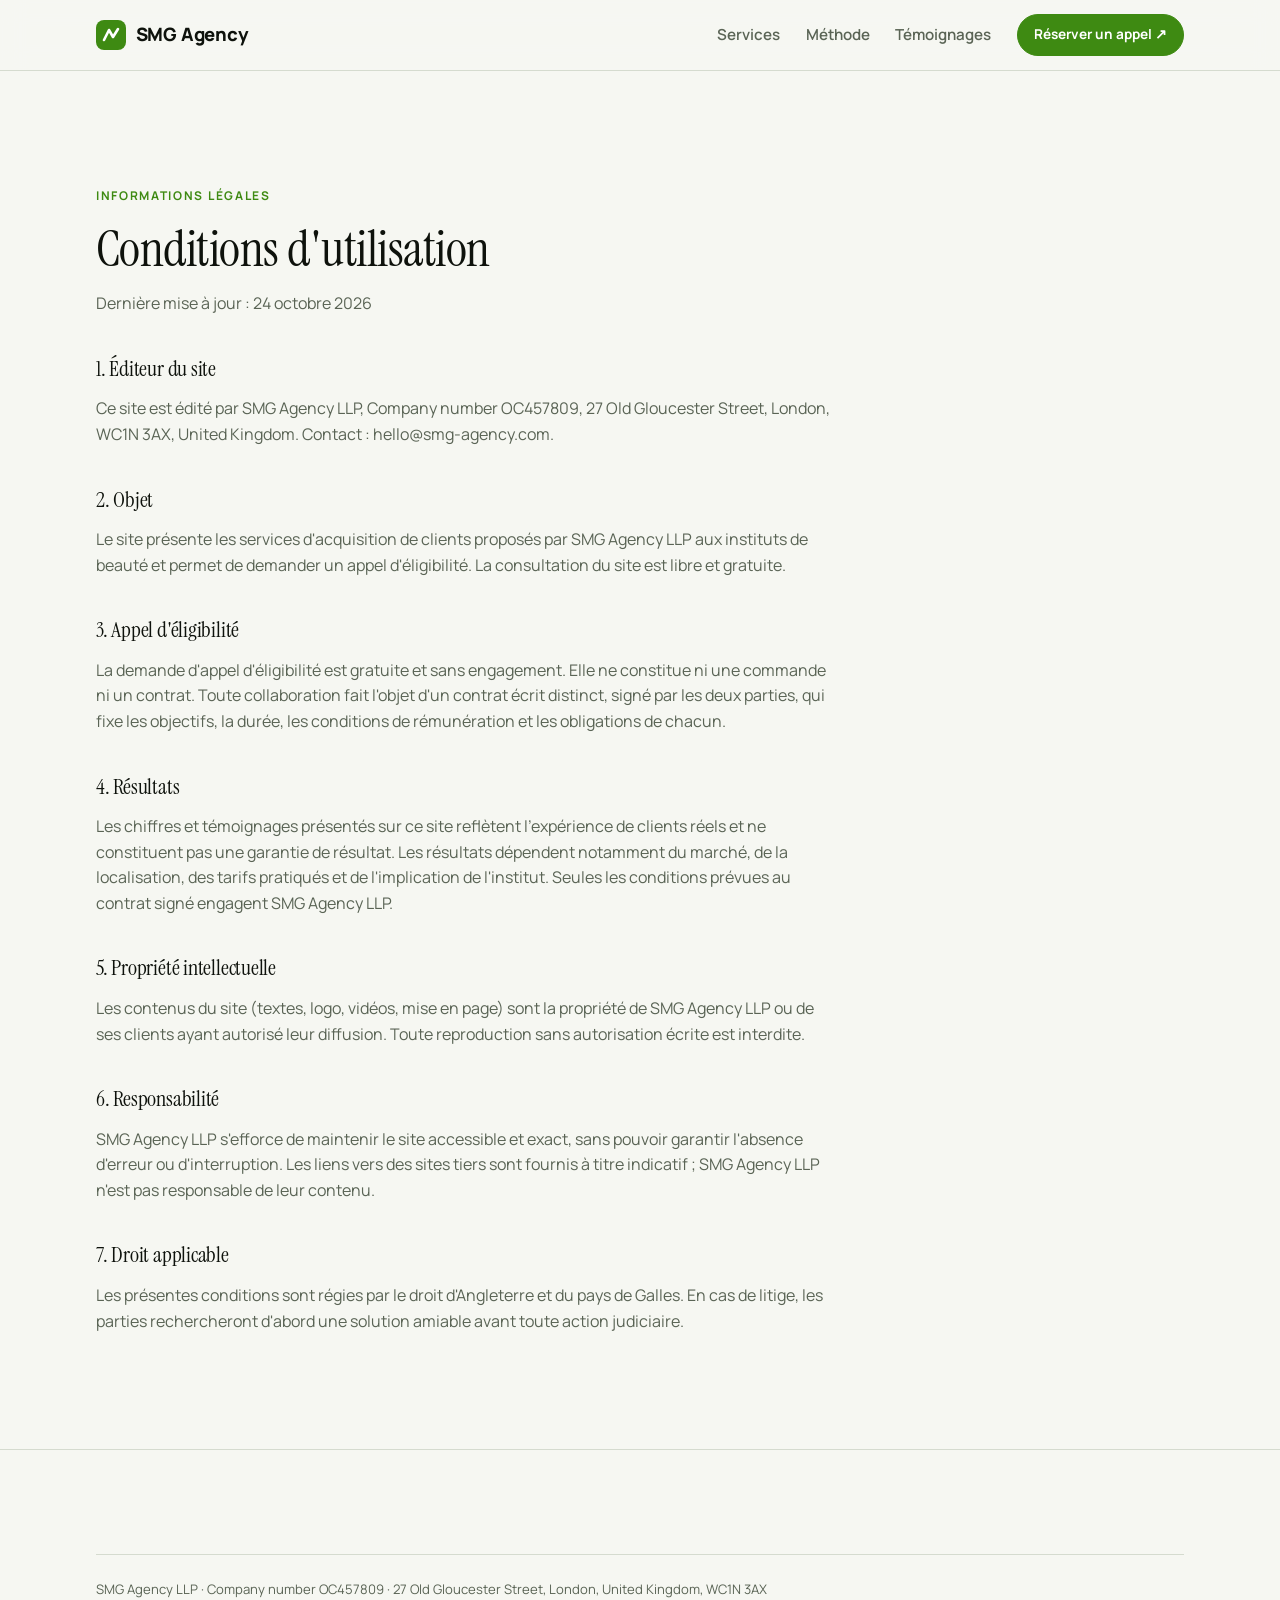
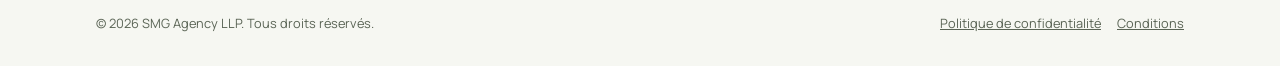
<file: conditions/index.html>
<!doctype html>
<html lang="fr">
<head>
<meta charset="utf-8">
<meta name="viewport" content="width=device-width, initial-scale=1, viewport-fit=cover">
<title>Conditions d'utilisation — SMG Agency</title>
<meta name="description" content="Conditions d'utilisation du site SMG Agency LLP.">
<link rel="stylesheet" href="https://fonts.googleapis.com/css2?family=Instrument+Serif:ital@0;1&family=Manrope:wght@400;500;600;700;800&display=swap">
<link rel="stylesheet" href="../styles.css">
</head>
<body>
<header><div class="wrap"><nav>
  <a class="logo" href="../" aria-label="SMG Agency"><svg viewBox="0 0 30 30" aria-hidden="true"><rect width="30" height="30" rx="8" fill="var(--accent)"/><path d="M8 20 L13 10 L17 17 L22 9" fill="none" stroke="var(--accent-ink)" stroke-width="2.6" stroke-linecap="round" stroke-linejoin="round"/></svg>SMG Agency</a>
  <div class="menu">
    <a href="../#services">Services</a>
    <a href="../#process">Méthode</a>
    <a href="../#temoignages">Témoignages</a>
    <a class="btn primary small" href="../#book">Réserver un appel ↗</a>
  </div>
</nav></div></header>
<section><div class="wrap"><div class="legal-page">
  <span class="eyebrow">Informations légales</span>
  <h1 style="font-size:clamp(2rem,5vw,3.2rem)">Conditions d'utilisation</h1>
  <p>Dernière mise à jour : 24 octobre 2026</p>

  <h2>1. Éditeur du site</h2>
  <p>Ce site est édité par SMG Agency LLP, Company number OC457809, 27 Old Gloucester Street, London, WC1N 3AX, United Kingdom. Contact : hello@smg-agency.com.</p>
  <h2>2. Objet</h2>
  <p>Le site présente les services d'acquisition de clients proposés par SMG Agency LLP aux instituts de beauté et permet de demander un appel d'éligibilité. La consultation du site est libre et gratuite.</p>
  <h2>3. Appel d'éligibilité</h2>
  <p>La demande d'appel d'éligibilité est gratuite et sans engagement. Elle ne constitue ni une commande ni un contrat. Toute collaboration fait l'objet d'un contrat écrit distinct, signé par les deux parties, qui fixe les objectifs, la durée, les conditions de rémunération et les obligations de chacun.</p>
  <h2>4. Résultats</h2>
  <p>Les chiffres et témoignages présentés sur ce site reflètent l'expérience de clients réels et ne constituent pas une garantie de résultat. Les résultats dépendent notamment du marché, de la localisation, des tarifs pratiqués et de l'implication de l'institut. Seules les conditions prévues au contrat signé engagent SMG Agency LLP.</p>
  <h2>5. Propriété intellectuelle</h2>
  <p>Les contenus du site (textes, logo, vidéos, mise en page) sont la propriété de SMG Agency LLP ou de ses clients ayant autorisé leur diffusion. Toute reproduction sans autorisation écrite est interdite.</p>
  <h2>6. Responsabilité</h2>
  <p>SMG Agency LLP s'efforce de maintenir le site accessible et exact, sans pouvoir garantir l'absence d'erreur ou d'interruption. Les liens vers des sites tiers sont fournis à titre indicatif ; SMG Agency LLP n'est pas responsable de leur contenu.</p>
  <h2>7. Droit applicable</h2>
  <p>Les présentes conditions sont régies par le droit d'Angleterre et du pays de Galles. En cas de litige, les parties rechercheront d'abord une solution amiable avant toute action judiciaire.</p>

</div></div></section>
<footer><div class="wrap">
  <p class="legal">SMG Agency LLP · Company number OC457809 · 27 Old Gloucester Street, London, United Kingdom, WC1N 3AX</p>
  <div class="copy"><span>© 2026 SMG Agency LLP. Tous droits réservés.</span><span><a href="../confidentialite/">Politique de confidentialité</a><a href="../conditions/">Conditions</a></span></div>
</div></footer>
</body>
</html>
</file>
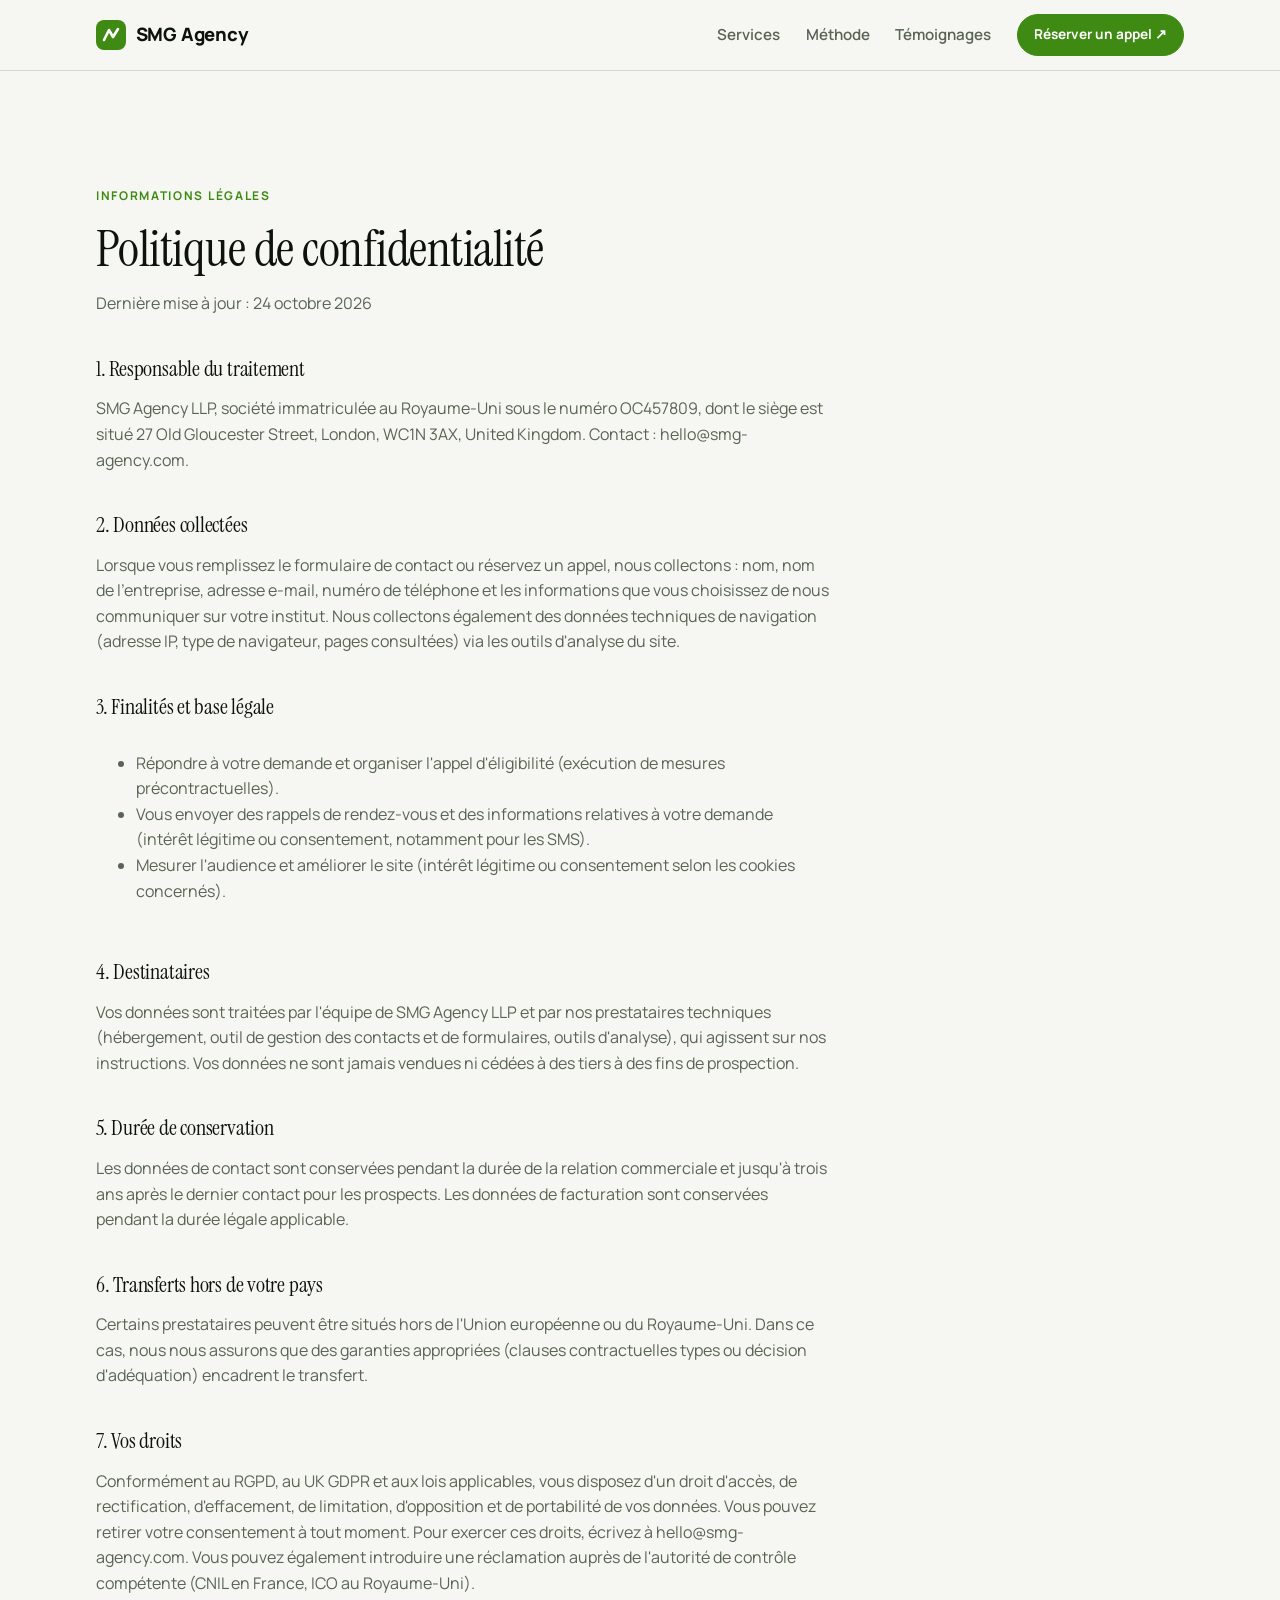
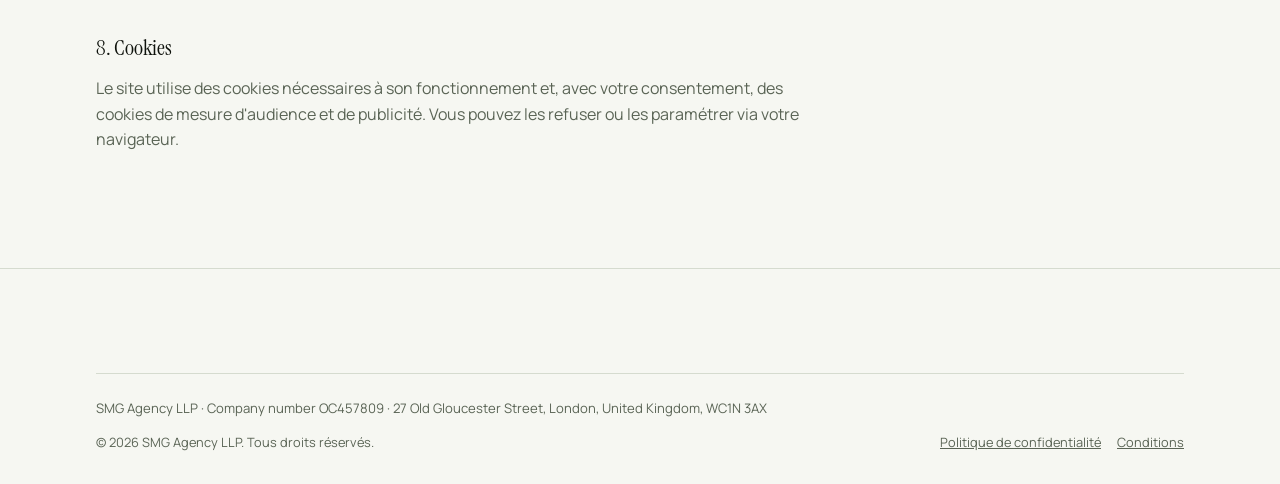
<file: confidentialite/index.html>
<!doctype html>
<html lang="fr">
<head>
<meta charset="utf-8">
<meta name="viewport" content="width=device-width, initial-scale=1, viewport-fit=cover">
<title>Politique de confidentialité — SMG Agency</title>
<meta name="description" content="Politique de confidentialité de SMG Agency LLP : données collectées, finalités, durée de conservation et droits des utilisateurs.">
<link rel="stylesheet" href="https://fonts.googleapis.com/css2?family=Instrument+Serif:ital@0;1&family=Manrope:wght@400;500;600;700;800&display=swap">
<link rel="stylesheet" href="../styles.css">
</head>
<body>
<header><div class="wrap"><nav>
  <a class="logo" href="../" aria-label="SMG Agency"><svg viewBox="0 0 30 30" aria-hidden="true"><rect width="30" height="30" rx="8" fill="var(--accent)"/><path d="M8 20 L13 10 L17 17 L22 9" fill="none" stroke="var(--accent-ink)" stroke-width="2.6" stroke-linecap="round" stroke-linejoin="round"/></svg>SMG Agency</a>
  <div class="menu">
    <a href="../#services">Services</a>
    <a href="../#process">Méthode</a>
    <a href="../#temoignages">Témoignages</a>
    <a class="btn primary small" href="../#book">Réserver un appel ↗</a>
  </div>
</nav></div></header>
<section><div class="wrap"><div class="legal-page">
  <span class="eyebrow">Informations légales</span>
  <h1 style="font-size:clamp(2rem,5vw,3.2rem)">Politique de confidentialité</h1>
  <p>Dernière mise à jour : 24 octobre 2026</p>

  <h2>1. Responsable du traitement</h2>
  <p>SMG Agency LLP, société immatriculée au Royaume-Uni sous le numéro OC457809, dont le siège est situé 27 Old Gloucester Street, London, WC1N 3AX, United Kingdom. Contact : hello@smg-agency.com.</p>
  <h2>2. Données collectées</h2>
  <p>Lorsque vous remplissez le formulaire de contact ou réservez un appel, nous collectons : nom, nom de l'entreprise, adresse e-mail, numéro de téléphone et les informations que vous choisissez de nous communiquer sur votre institut. Nous collectons également des données techniques de navigation (adresse IP, type de navigateur, pages consultées) via les outils d'analyse du site.</p>
  <h2>3. Finalités et base légale</h2>
  <ul>
    <li>Répondre à votre demande et organiser l'appel d'éligibilité (exécution de mesures précontractuelles).</li>
    <li>Vous envoyer des rappels de rendez-vous et des informations relatives à votre demande (intérêt légitime ou consentement, notamment pour les SMS).</li>
    <li>Mesurer l'audience et améliorer le site (intérêt légitime ou consentement selon les cookies concernés).</li>
  </ul>
  <h2>4. Destinataires</h2>
  <p>Vos données sont traitées par l'équipe de SMG Agency LLP et par nos prestataires techniques (hébergement, outil de gestion des contacts et de formulaires, outils d'analyse), qui agissent sur nos instructions. Vos données ne sont jamais vendues ni cédées à des tiers à des fins de prospection.</p>
  <h2>5. Durée de conservation</h2>
  <p>Les données de contact sont conservées pendant la durée de la relation commerciale et jusqu'à trois ans après le dernier contact pour les prospects. Les données de facturation sont conservées pendant la durée légale applicable.</p>
  <h2>6. Transferts hors de votre pays</h2>
  <p>Certains prestataires peuvent être situés hors de l'Union européenne ou du Royaume-Uni. Dans ce cas, nous nous assurons que des garanties appropriées (clauses contractuelles types ou décision d'adéquation) encadrent le transfert.</p>
  <h2>7. Vos droits</h2>
  <p>Conformément au RGPD, au UK GDPR et aux lois applicables, vous disposez d'un droit d'accès, de rectification, d'effacement, de limitation, d'opposition et de portabilité de vos données. Vous pouvez retirer votre consentement à tout moment. Pour exercer ces droits, écrivez à hello@smg-agency.com. Vous pouvez également introduire une réclamation auprès de l'autorité de contrôle compétente (CNIL en France, ICO au Royaume-Uni).</p>
  <h2>8. Cookies</h2>
  <p>Le site utilise des cookies nécessaires à son fonctionnement et, avec votre consentement, des cookies de mesure d'audience et de publicité. Vous pouvez les refuser ou les paramétrer via votre navigateur.</p>

</div></div></section>
<footer><div class="wrap">
  <p class="legal">SMG Agency LLP · Company number OC457809 · 27 Old Gloucester Street, London, United Kingdom, WC1N 3AX</p>
  <div class="copy"><span>© 2026 SMG Agency LLP. Tous droits réservés.</span><span><a href="../confidentialite/">Politique de confidentialité</a><a href="../conditions/">Conditions</a></span></div>
</div></footer>
</body>
</html>
</file>
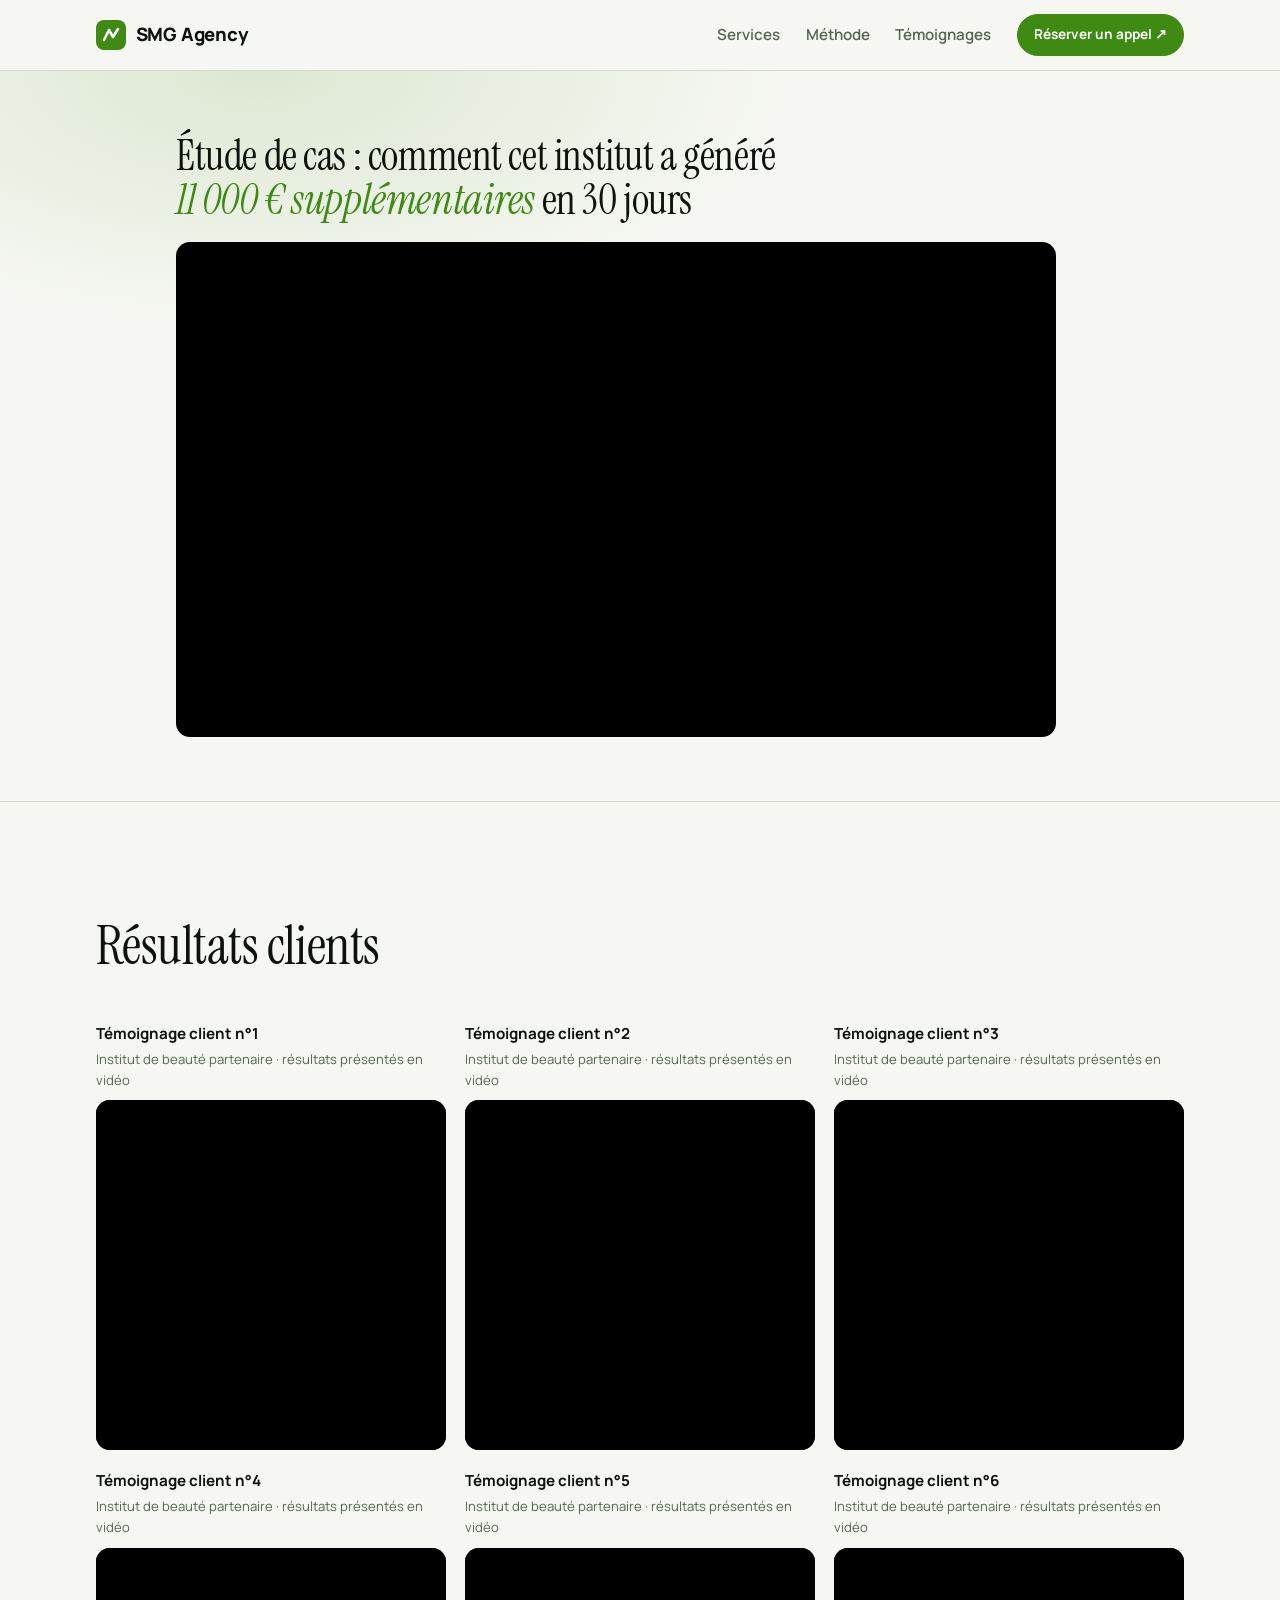
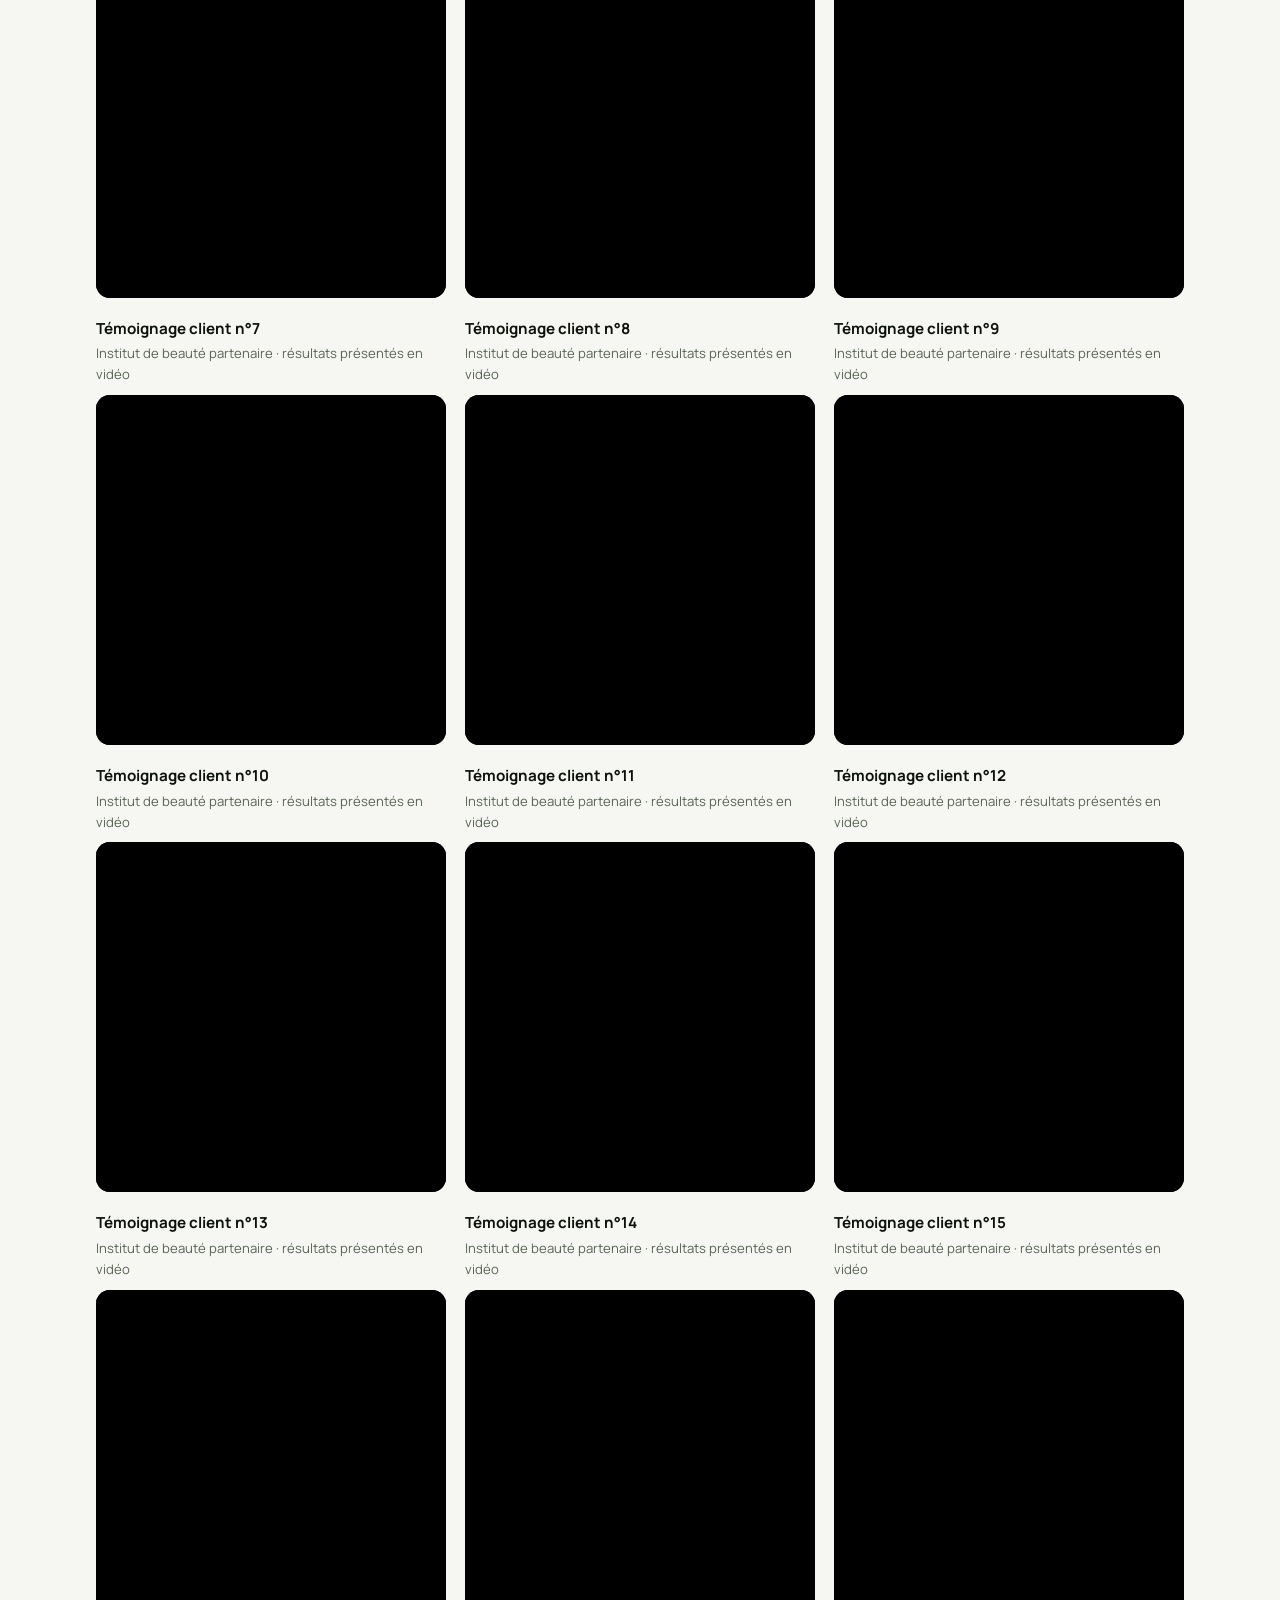
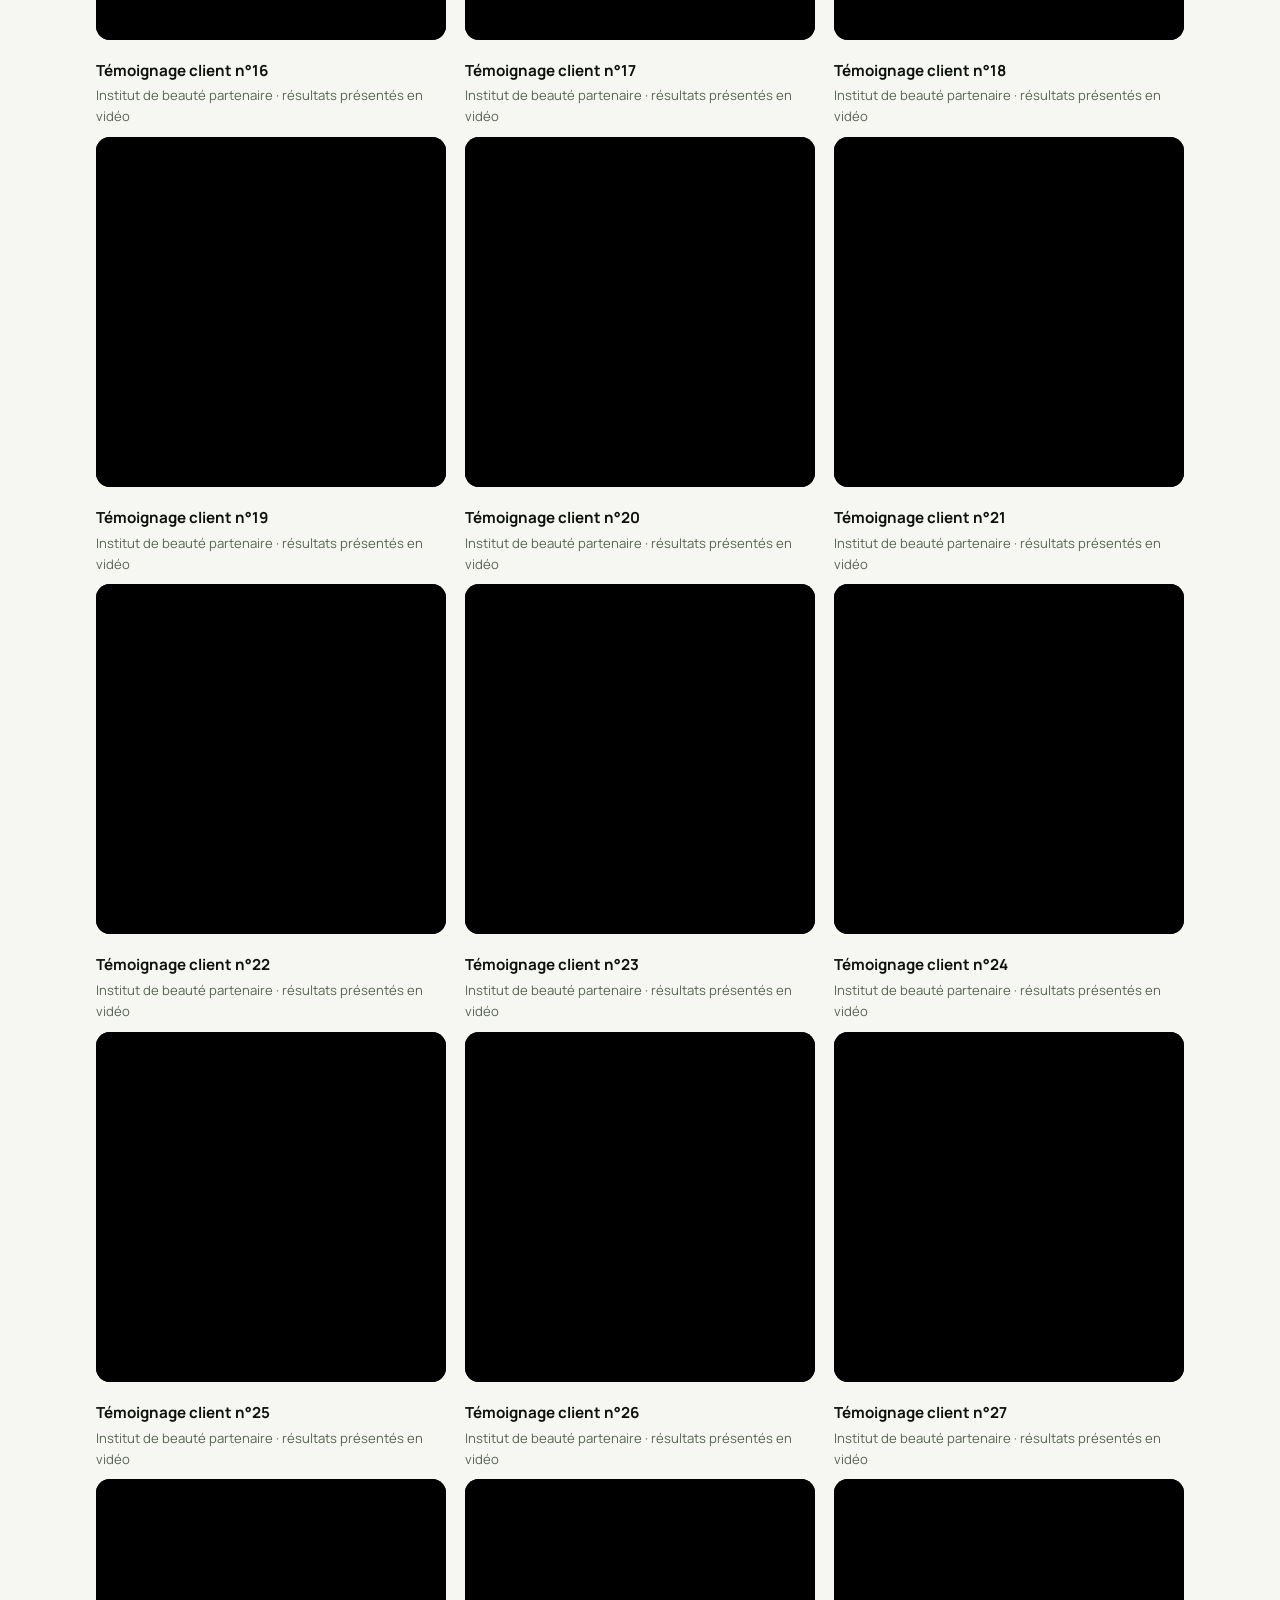
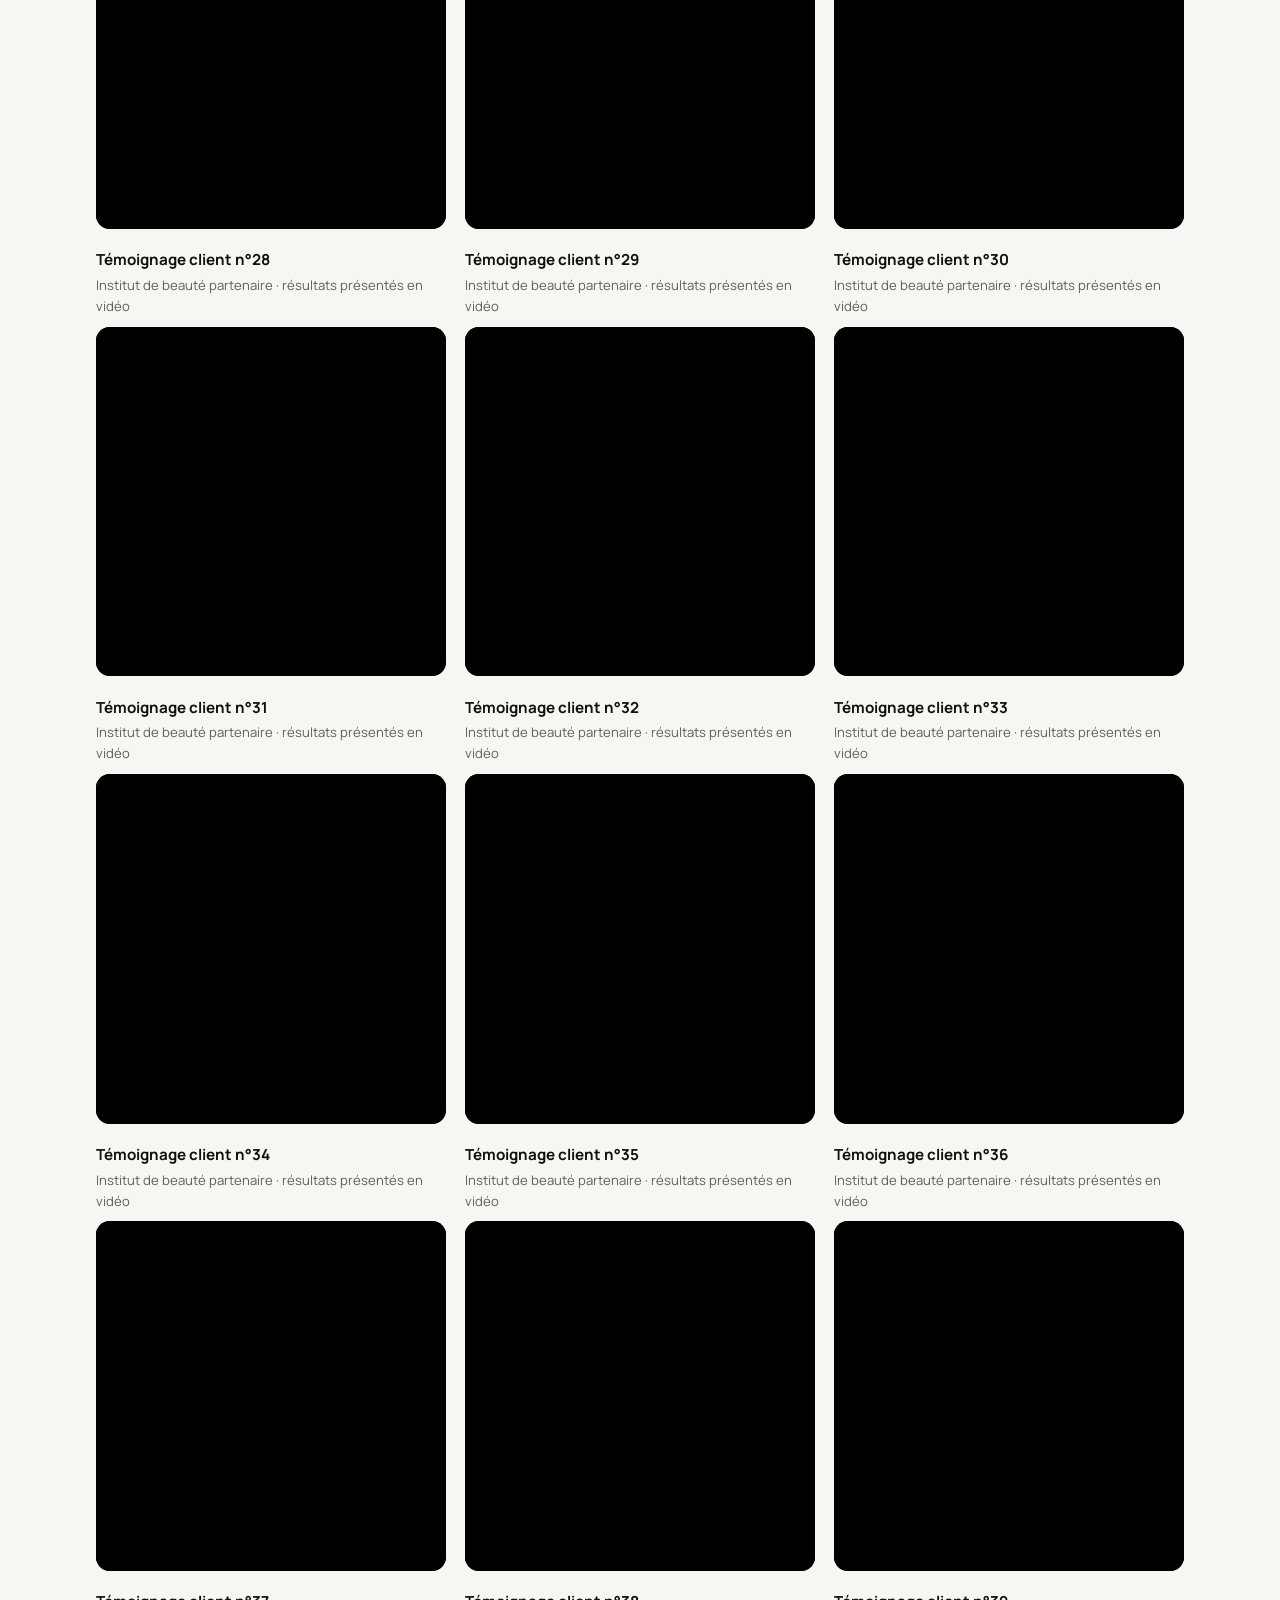
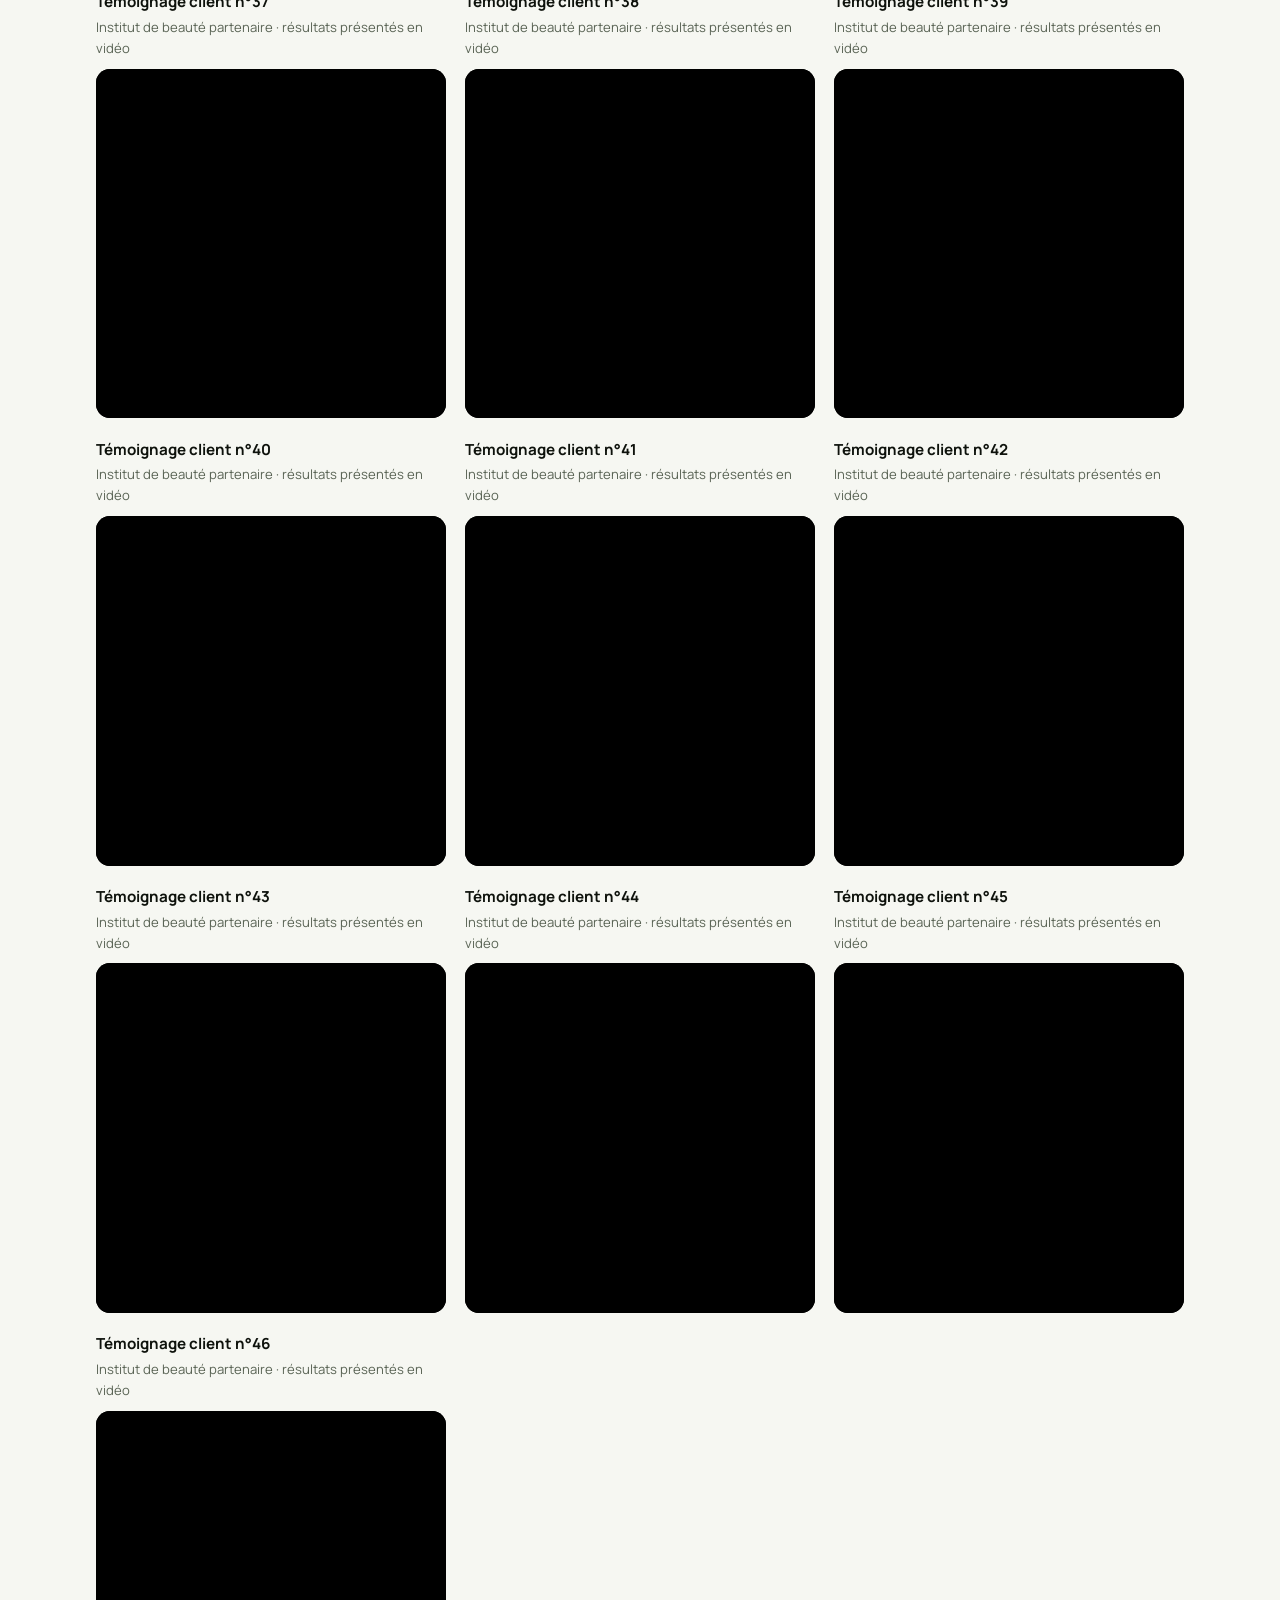
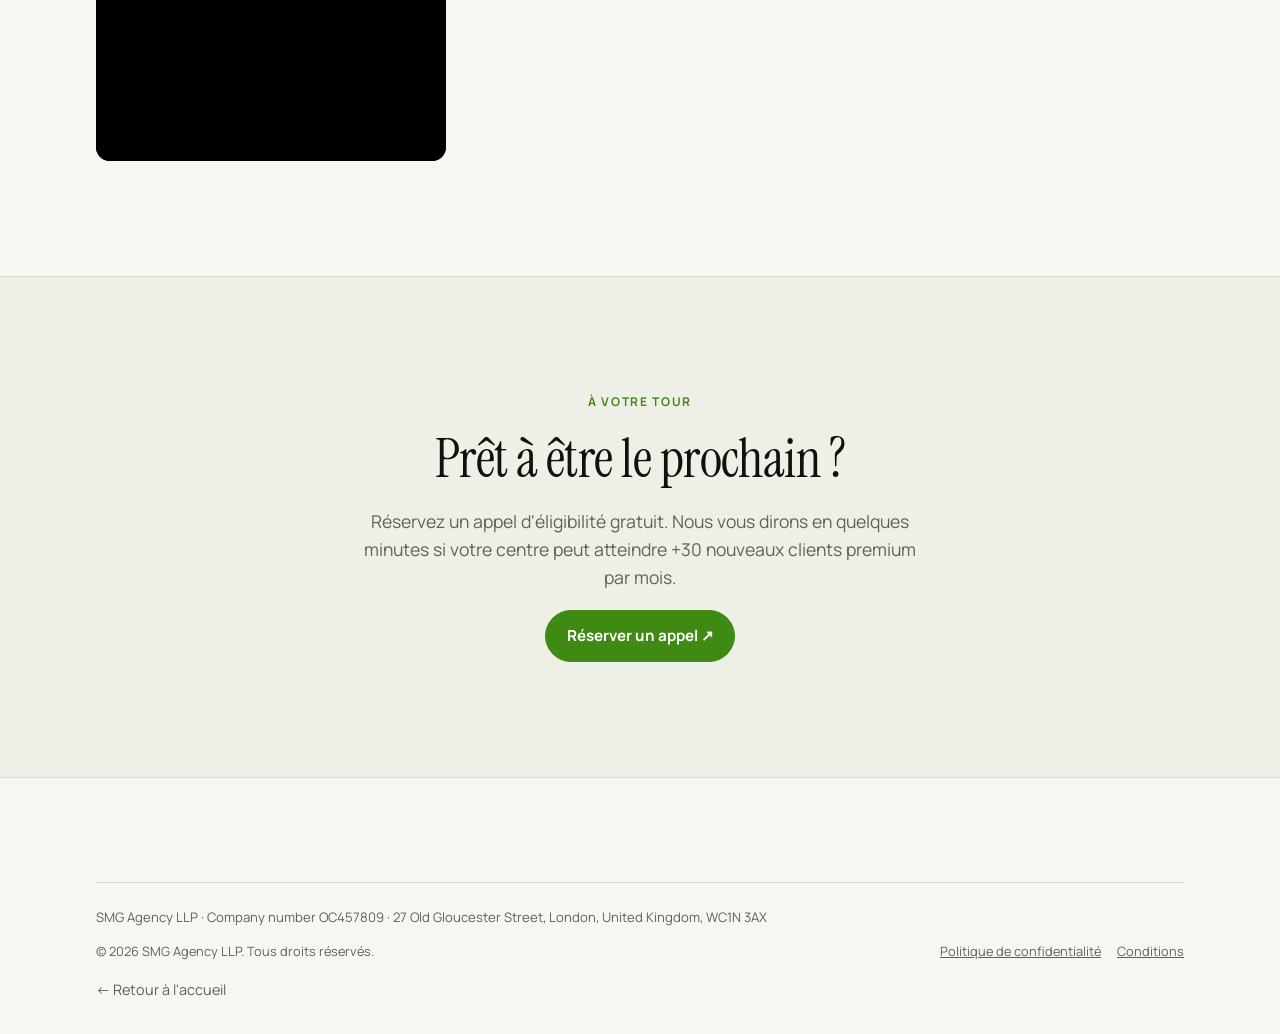
<file: temoignages/index.html>
<!doctype html>
<html lang="fr">
<head>
<meta charset="utf-8">
<meta name="viewport" content="width=device-width, initial-scale=1, viewport-fit=cover">
<title>Témoignages — SMG Agency</title>
<meta name="description" content="Ce que disent les dirigeants d'instituts de beauté qui travaillent avec SMG Agency. +30 nouveaux clients premium par mois. Sans réseaux sociaux. Sans remises.">
<link rel="stylesheet" href="https://fonts.googleapis.com/css2?family=Instrument+Serif:ital@0;1&family=Manrope:wght@400;500;600;700;800&display=swap">
<link rel="stylesheet" href="../styles.css">
</head>
<body>
<header><div class="wrap"><nav>
  <a class="logo" href="../" aria-label="SMG Agency"><svg viewBox="0 0 30 30" aria-hidden="true"><rect width="30" height="30" rx="8" fill="var(--accent)"/><path d="M8 20 L13 10 L17 17 L22 9" fill="none" stroke="var(--accent-ink)" stroke-width="2.6" stroke-linecap="round" stroke-linejoin="round"/></svg>SMG Agency</a>
  <div class="menu">
    <a href="../#services">Services</a>
    <a href="../#process">Méthode</a>
    <a href="../#temoignages">Témoignages</a>
    <a class="btn primary small" href="../#book">Réserver un appel ↗</a>
  </div>
</nav></div></header>

<section class="hero case"><div class="wrap">
  <h1>Étude de cas : comment cet institut a généré <em>11 000 € supplémentaires</em> en 30 jours</h1>
  <div class="feature"><iframe src="https://player.vimeo.com/video/1140380732?h=bb11a124d7&badge=0&autopause=0&transparent=0&player_id=0&app_id=58479" allow="autoplay; fullscreen; picture-in-picture" allowfullscreen title="Étude de cas"></iframe></div>
</div></section>

<section><div class="wrap">
  <div class="head"><h2>Résultats clients</h2></div>
  <div class="vgrid">
    <figure class="tcard"><figcaption><strong>Témoignage client n°1</strong><span>Institut de beauté partenaire · résultats présentés en vidéo</span></figcaption><div class="video"><iframe src="https://player.vimeo.com/video/1170816785?h=dc587e19d5&badge=0&autopause=0&transparent=0&player_id=0&app_id=58479" allow="autoplay; fullscreen; picture-in-picture" allowfullscreen title="Témoignage client 1" loading="lazy"></iframe></div></figure>
    <figure class="tcard"><figcaption><strong>Témoignage client n°2</strong><span>Institut de beauté partenaire · résultats présentés en vidéo</span></figcaption><div class="video"><iframe src="https://player.vimeo.com/video/1187430212?h=d7c97bf0d0&badge=0&autopause=0&transparent=0&player_id=0&app_id=58479" allow="autoplay; fullscreen; picture-in-picture" allowfullscreen title="Témoignage client 2" loading="lazy"></iframe></div></figure>
    <figure class="tcard"><figcaption><strong>Témoignage client n°3</strong><span>Institut de beauté partenaire · résultats présentés en vidéo</span></figcaption><div class="video"><iframe src="https://player.vimeo.com/video/1154285626?h=cadeab37e9&badge=0&autopause=0&transparent=0&player_id=0&app_id=58479" allow="autoplay; fullscreen; picture-in-picture" allowfullscreen title="Témoignage client 3" loading="lazy"></iframe></div></figure>
    <figure class="tcard"><figcaption><strong>Témoignage client n°4</strong><span>Institut de beauté partenaire · résultats présentés en vidéo</span></figcaption><div class="video"><iframe src="https://player.vimeo.com/video/1170811531?h=ed6fe5a21b&badge=0&autopause=0&transparent=0&player_id=0&app_id=58479" allow="autoplay; fullscreen; picture-in-picture" allowfullscreen title="Témoignage client 4" loading="lazy"></iframe></div></figure>
    <figure class="tcard"><figcaption><strong>Témoignage client n°5</strong><span>Institut de beauté partenaire · résultats présentés en vidéo</span></figcaption><div class="video"><iframe src="https://player.vimeo.com/video/1170821075?h=94a333f344&badge=0&autopause=0&transparent=0&player_id=0&app_id=58479" allow="autoplay; fullscreen; picture-in-picture" allowfullscreen title="Témoignage client 5" loading="lazy"></iframe></div></figure>
    <figure class="tcard"><figcaption><strong>Témoignage client n°6</strong><span>Institut de beauté partenaire · résultats présentés en vidéo</span></figcaption><div class="video"><iframe src="https://player.vimeo.com/video/1140703734?h=4c9c15f393&badge=0&autopause=0&transparent=0&player_id=0&app_id=58479" allow="autoplay; fullscreen; picture-in-picture" allowfullscreen title="Témoignage client 6" loading="lazy"></iframe></div></figure>
    <figure class="tcard"><figcaption><strong>Témoignage client n°7</strong><span>Institut de beauté partenaire · résultats présentés en vidéo</span></figcaption><div class="video"><iframe src="https://player.vimeo.com/video/974029098?h=5e9d1a5191&badge=0&autopause=0&transparent=0&player_id=0&app_id=58479" allow="autoplay; fullscreen; picture-in-picture" allowfullscreen title="Témoignage client 7" loading="lazy"></iframe></div></figure>
    <figure class="tcard"><figcaption><strong>Témoignage client n°8</strong><span>Institut de beauté partenaire · résultats présentés en vidéo</span></figcaption><div class="video"><iframe src="https://player.vimeo.com/video/974028527?h=5e06ab76f6&badge=0&autopause=0&transparent=0&player_id=0&app_id=58479" allow="autoplay; fullscreen; picture-in-picture" allowfullscreen title="Témoignage client 8" loading="lazy"></iframe></div></figure>
    <figure class="tcard"><figcaption><strong>Témoignage client n°9</strong><span>Institut de beauté partenaire · résultats présentés en vidéo</span></figcaption><div class="video"><iframe src="https://player.vimeo.com/video/1029229661?h=489410b3f9&badge=0&autopause=0&transparent=0&player_id=0&app_id=58479" allow="autoplay; fullscreen; picture-in-picture" allowfullscreen title="Témoignage client 9" loading="lazy"></iframe></div></figure>
    <figure class="tcard"><figcaption><strong>Témoignage client n°10</strong><span>Institut de beauté partenaire · résultats présentés en vidéo</span></figcaption><div class="video"><iframe src="https://player.vimeo.com/video/1032588773?badge=0&autopause=0&transparent=0&player_id=0&app_id=58479" allow="autoplay; fullscreen; picture-in-picture" allowfullscreen title="Témoignage client 10" loading="lazy"></iframe></div></figure>
    <figure class="tcard"><figcaption><strong>Témoignage client n°11</strong><span>Institut de beauté partenaire · résultats présentés en vidéo</span></figcaption><div class="video"><iframe src="https://player.vimeo.com/video/1032588784?badge=0&autopause=0&transparent=0&player_id=0&app_id=58479" allow="autoplay; fullscreen; picture-in-picture" allowfullscreen title="Témoignage client 11" loading="lazy"></iframe></div></figure>
    <figure class="tcard"><figcaption><strong>Témoignage client n°12</strong><span>Institut de beauté partenaire · résultats présentés en vidéo</span></figcaption><div class="video"><iframe src="https://player.vimeo.com/video/1032588800?badge=0&autopause=0&transparent=0&player_id=0&app_id=58479" allow="autoplay; fullscreen; picture-in-picture" allowfullscreen title="Témoignage client 12" loading="lazy"></iframe></div></figure>
    <figure class="tcard"><figcaption><strong>Témoignage client n°13</strong><span>Institut de beauté partenaire · résultats présentés en vidéo</span></figcaption><div class="video"><iframe src="https://player.vimeo.com/video/1032588817?badge=0&autopause=0&transparent=0&player_id=0&app_id=58479" allow="autoplay; fullscreen; picture-in-picture" allowfullscreen title="Témoignage client 13" loading="lazy"></iframe></div></figure>
    <figure class="tcard"><figcaption><strong>Témoignage client n°14</strong><span>Institut de beauté partenaire · résultats présentés en vidéo</span></figcaption><div class="video"><iframe src="https://player.vimeo.com/video/1032588871?badge=0&autopause=0&transparent=0&player_id=0&app_id=58479" allow="autoplay; fullscreen; picture-in-picture" allowfullscreen title="Témoignage client 14" loading="lazy"></iframe></div></figure>
    <figure class="tcard"><figcaption><strong>Témoignage client n°15</strong><span>Institut de beauté partenaire · résultats présentés en vidéo</span></figcaption><div class="video"><iframe src="https://player.vimeo.com/video/1032588857?badge=0&autopause=0&transparent=0&player_id=0&app_id=58479" allow="autoplay; fullscreen; picture-in-picture" allowfullscreen title="Témoignage client 15" loading="lazy"></iframe></div></figure>
    <figure class="tcard"><figcaption><strong>Témoignage client n°16</strong><span>Institut de beauté partenaire · résultats présentés en vidéo</span></figcaption><div class="video"><iframe src="https://player.vimeo.com/video/1032588884?badge=0&autopause=0&transparent=0&player_id=0&app_id=58479" allow="autoplay; fullscreen; picture-in-picture" allowfullscreen title="Témoignage client 16" loading="lazy"></iframe></div></figure>
    <figure class="tcard"><figcaption><strong>Témoignage client n°17</strong><span>Institut de beauté partenaire · résultats présentés en vidéo</span></figcaption><div class="video"><iframe src="https://player.vimeo.com/video/1032588899?badge=0&autopause=0&transparent=0&player_id=0&app_id=58479" allow="autoplay; fullscreen; picture-in-picture" allowfullscreen title="Témoignage client 17" loading="lazy"></iframe></div></figure>
    <figure class="tcard"><figcaption><strong>Témoignage client n°18</strong><span>Institut de beauté partenaire · résultats présentés en vidéo</span></figcaption><div class="video"><iframe src="https://player.vimeo.com/video/1032588939?badge=0&autopause=0&transparent=0&player_id=0&app_id=58479" allow="autoplay; fullscreen; picture-in-picture" allowfullscreen title="Témoignage client 18" loading="lazy"></iframe></div></figure>
    <figure class="tcard"><figcaption><strong>Témoignage client n°19</strong><span>Institut de beauté partenaire · résultats présentés en vidéo</span></figcaption><div class="video"><iframe src="https://player.vimeo.com/video/1032588960?badge=0&autopause=0&transparent=0&player_id=0&app_id=58479" allow="autoplay; fullscreen; picture-in-picture" allowfullscreen title="Témoignage client 19" loading="lazy"></iframe></div></figure>
    <figure class="tcard"><figcaption><strong>Témoignage client n°20</strong><span>Institut de beauté partenaire · résultats présentés en vidéo</span></figcaption><div class="video"><iframe src="https://player.vimeo.com/video/1032589065?badge=0&autopause=0&transparent=0&player_id=0&app_id=58479" allow="autoplay; fullscreen; picture-in-picture" allowfullscreen title="Témoignage client 20" loading="lazy"></iframe></div></figure>
    <figure class="tcard"><figcaption><strong>Témoignage client n°21</strong><span>Institut de beauté partenaire · résultats présentés en vidéo</span></figcaption><div class="video"><iframe src="https://player.vimeo.com/video/1032589106?badge=0&autopause=0&transparent=0&player_id=0&app_id=58479" allow="autoplay; fullscreen; picture-in-picture" allowfullscreen title="Témoignage client 21" loading="lazy"></iframe></div></figure>
    <figure class="tcard"><figcaption><strong>Témoignage client n°22</strong><span>Institut de beauté partenaire · résultats présentés en vidéo</span></figcaption><div class="video"><iframe src="https://player.vimeo.com/video/1032589050?badge=0&autopause=0&transparent=0&player_id=0&app_id=58479" allow="autoplay; fullscreen; picture-in-picture" allowfullscreen title="Témoignage client 22" loading="lazy"></iframe></div></figure>
    <figure class="tcard"><figcaption><strong>Témoignage client n°23</strong><span>Institut de beauté partenaire · résultats présentés en vidéo</span></figcaption><div class="video"><iframe src="https://player.vimeo.com/video/1032589123?badge=0&autopause=0&transparent=0&player_id=0&app_id=58479" allow="autoplay; fullscreen; picture-in-picture" allowfullscreen title="Témoignage client 23" loading="lazy"></iframe></div></figure>
    <figure class="tcard"><figcaption><strong>Témoignage client n°24</strong><span>Institut de beauté partenaire · résultats présentés en vidéo</span></figcaption><div class="video"><iframe src="https://player.vimeo.com/video/1032589249?badge=0&autopause=0&transparent=0&player_id=0&app_id=58479" allow="autoplay; fullscreen; picture-in-picture" allowfullscreen title="Témoignage client 24" loading="lazy"></iframe></div></figure>
    <figure class="tcard"><figcaption><strong>Témoignage client n°25</strong><span>Institut de beauté partenaire · résultats présentés en vidéo</span></figcaption><div class="video"><iframe src="https://player.vimeo.com/video/1032593119?badge=0&autopause=0&transparent=0&player_id=0&app_id=58479" allow="autoplay; fullscreen; picture-in-picture" allowfullscreen title="Témoignage client 25" loading="lazy"></iframe></div></figure>
    <figure class="tcard"><figcaption><strong>Témoignage client n°26</strong><span>Institut de beauté partenaire · résultats présentés en vidéo</span></figcaption><div class="video"><iframe src="https://player.vimeo.com/video/1032593161?badge=0&autopause=0&transparent=0&player_id=0&app_id=58479" allow="autoplay; fullscreen; picture-in-picture" allowfullscreen title="Témoignage client 26" loading="lazy"></iframe></div></figure>
    <figure class="tcard"><figcaption><strong>Témoignage client n°27</strong><span>Institut de beauté partenaire · résultats présentés en vidéo</span></figcaption><div class="video"><iframe src="https://player.vimeo.com/video/1032589001?badge=0&autopause=0&transparent=0&player_id=0&app_id=58479" allow="autoplay; fullscreen; picture-in-picture" allowfullscreen title="Témoignage client 27" loading="lazy"></iframe></div></figure>
    <figure class="tcard"><figcaption><strong>Témoignage client n°28</strong><span>Institut de beauté partenaire · résultats présentés en vidéo</span></figcaption><div class="video"><iframe src="https://player.vimeo.com/video/1032593181?badge=0&autopause=0&transparent=0&player_id=0&app_id=58479" allow="autoplay; fullscreen; picture-in-picture" allowfullscreen title="Témoignage client 28" loading="lazy"></iframe></div></figure>
    <figure class="tcard"><figcaption><strong>Témoignage client n°29</strong><span>Institut de beauté partenaire · résultats présentés en vidéo</span></figcaption><div class="video"><iframe src="https://player.vimeo.com/video/1032593198?badge=0&autopause=0&transparent=0&player_id=0&app_id=58479" allow="autoplay; fullscreen; picture-in-picture" allowfullscreen title="Témoignage client 29" loading="lazy"></iframe></div></figure>
    <figure class="tcard"><figcaption><strong>Témoignage client n°30</strong><span>Institut de beauté partenaire · résultats présentés en vidéo</span></figcaption><div class="video"><iframe src="https://player.vimeo.com/video/1032593217?badge=0&autopause=0&transparent=0&player_id=0&app_id=58479" allow="autoplay; fullscreen; picture-in-picture" allowfullscreen title="Témoignage client 30" loading="lazy"></iframe></div></figure>
    <figure class="tcard"><figcaption><strong>Témoignage client n°31</strong><span>Institut de beauté partenaire · résultats présentés en vidéo</span></figcaption><div class="video"><iframe src="https://player.vimeo.com/video/1032593234?badge=0&autopause=0&transparent=0&player_id=0&app_id=58479" allow="autoplay; fullscreen; picture-in-picture" allowfullscreen title="Témoignage client 31" loading="lazy"></iframe></div></figure>
    <figure class="tcard"><figcaption><strong>Témoignage client n°32</strong><span>Institut de beauté partenaire · résultats présentés en vidéo</span></figcaption><div class="video"><iframe src="https://player.vimeo.com/video/1032593267?badge=0&autopause=0&transparent=0&player_id=0&app_id=58479" allow="autoplay; fullscreen; picture-in-picture" allowfullscreen title="Témoignage client 32" loading="lazy"></iframe></div></figure>
    <figure class="tcard"><figcaption><strong>Témoignage client n°33</strong><span>Institut de beauté partenaire · résultats présentés en vidéo</span></figcaption><div class="video"><iframe src="https://player.vimeo.com/video/1080824410?h=5e4ef446a5&badge=0&autopause=0&transparent=0&player_id=0&app_id=58479" allow="autoplay; fullscreen; picture-in-picture" allowfullscreen title="Témoignage client 33" loading="lazy"></iframe></div></figure>
    <figure class="tcard"><figcaption><strong>Témoignage client n°34</strong><span>Institut de beauté partenaire · résultats présentés en vidéo</span></figcaption><div class="video"><iframe src="https://player.vimeo.com/video/1080824485?h=bc8d4dd06d&badge=0&autopause=0&transparent=0&player_id=0&app_id=58479" allow="autoplay; fullscreen; picture-in-picture" allowfullscreen title="Témoignage client 34" loading="lazy"></iframe></div></figure>
    <figure class="tcard"><figcaption><strong>Témoignage client n°35</strong><span>Institut de beauté partenaire · résultats présentés en vidéo</span></figcaption><div class="video"><iframe src="https://player.vimeo.com/video/1080824462?h=617148b22f&badge=0&autopause=0&transparent=0&player_id=0&app_id=58479" allow="autoplay; fullscreen; picture-in-picture" allowfullscreen title="Témoignage client 35" loading="lazy"></iframe></div></figure>
    <figure class="tcard"><figcaption><strong>Témoignage client n°36</strong><span>Institut de beauté partenaire · résultats présentés en vidéo</span></figcaption><div class="video"><iframe src="https://player.vimeo.com/video/974017987?h=3be0e2655c&badge=0&autopause=0&transparent=0&player_id=0&app_id=58479" allow="autoplay; fullscreen; picture-in-picture" allowfullscreen title="Témoignage client 36" loading="lazy"></iframe></div></figure>
    <figure class="tcard"><figcaption><strong>Témoignage client n°37</strong><span>Institut de beauté partenaire · résultats présentés en vidéo</span></figcaption><div class="video"><iframe src="https://player.vimeo.com/video/974028005?h=2d6fc492a2&badge=0&autopause=0&transparent=0&player_id=0&app_id=58479" allow="autoplay; fullscreen; picture-in-picture" allowfullscreen title="Témoignage client 37" loading="lazy"></iframe></div></figure>
    <figure class="tcard"><figcaption><strong>Témoignage client n°38</strong><span>Institut de beauté partenaire · résultats présentés en vidéo</span></figcaption><div class="video"><iframe src="https://player.vimeo.com/video/1080847813?h=c318166ef6&badge=0&autopause=0&transparent=0&player_id=0&app_id=58479" allow="autoplay; fullscreen; picture-in-picture" allowfullscreen title="Témoignage client 38" loading="lazy"></iframe></div></figure>
    <figure class="tcard"><figcaption><strong>Témoignage client n°39</strong><span>Institut de beauté partenaire · résultats présentés en vidéo</span></figcaption><div class="video"><iframe src="https://player.vimeo.com/video/1080847778?h=b04bb4d2da&badge=0&autopause=0&transparent=0&player_id=0&app_id=58479" allow="autoplay; fullscreen; picture-in-picture" allowfullscreen title="Témoignage client 39" loading="lazy"></iframe></div></figure>
    <figure class="tcard"><figcaption><strong>Témoignage client n°40</strong><span>Institut de beauté partenaire · résultats présentés en vidéo</span></figcaption><div class="video"><iframe src="https://player.vimeo.com/video/1080853831?h=61e5536aaf&badge=0&autopause=0&transparent=0&player_id=0&app_id=58479" allow="autoplay; fullscreen; picture-in-picture" allowfullscreen title="Témoignage client 40" loading="lazy"></iframe></div></figure>
    <figure class="tcard"><figcaption><strong>Témoignage client n°41</strong><span>Institut de beauté partenaire · résultats présentés en vidéo</span></figcaption><div class="video"><iframe src="https://player.vimeo.com/video/1032593129?h=960fb629c3&badge=0&autopause=0&transparent=0&player_id=0&app_id=58479" allow="autoplay; fullscreen; picture-in-picture" allowfullscreen title="Témoignage client 41" loading="lazy"></iframe></div></figure>
    <figure class="tcard"><figcaption><strong>Témoignage client n°42</strong><span>Institut de beauté partenaire · résultats présentés en vidéo</span></figcaption><div class="video"><iframe src="https://player.vimeo.com/video/1132518191?h=c63650b5ac&badge=0&autopause=0&transparent=0&player_id=0&app_id=58479" allow="autoplay; fullscreen; picture-in-picture" allowfullscreen title="Témoignage client 42" loading="lazy"></iframe></div></figure>
    <figure class="tcard"><figcaption><strong>Témoignage client n°43</strong><span>Institut de beauté partenaire · résultats présentés en vidéo</span></figcaption><div class="video"><iframe src="https://player.vimeo.com/video/1134591664?h=a06c8690fe&badge=0&autopause=0&transparent=0&player_id=0&app_id=58479" allow="autoplay; fullscreen; picture-in-picture" allowfullscreen title="Témoignage client 43" loading="lazy"></iframe></div></figure>
    <figure class="tcard"><figcaption><strong>Témoignage client n°44</strong><span>Institut de beauté partenaire · résultats présentés en vidéo</span></figcaption><div class="video"><iframe src="https://player.vimeo.com/video/974030028?h=767178ad78&badge=0&autopause=0&transparent=0&player_id=0&app_id=58479" allow="autoplay; fullscreen; picture-in-picture" allowfullscreen title="Témoignage client 44" loading="lazy"></iframe></div></figure>
    <figure class="tcard"><figcaption><strong>Témoignage client n°45</strong><span>Institut de beauté partenaire · résultats présentés en vidéo</span></figcaption><div class="video"><iframe src="https://player.vimeo.com/video/974029693?h=4bae3d4e45&badge=0&autopause=0&transparent=0&player_id=0&app_id=58479" allow="autoplay; fullscreen; picture-in-picture" allowfullscreen title="Témoignage client 45" loading="lazy"></iframe></div></figure>
    <figure class="tcard"><figcaption><strong>Témoignage client n°46</strong><span>Institut de beauté partenaire · résultats présentés en vidéo</span></figcaption><div class="video"><iframe src="https://player.vimeo.com/video/974029395?h=0259b26d67&badge=0&autopause=0&transparent=0&player_id=0&app_id=58479" allow="autoplay; fullscreen; picture-in-picture" allowfullscreen title="Témoignage client 46" loading="lazy"></iframe></div></figure>
  </div>
</div></section>

<section class="cta"><div class="wrap">
  <span class="eyebrow">À votre tour</span>
  <h2>Prêt à être le prochain ?</h2>
  <p class="lead">Réservez un appel d'éligibilité gratuit. Nous vous dirons en quelques minutes si votre centre peut atteindre +30 nouveaux clients premium par mois.</p>
  <a class="btn primary" href="../#book">Réserver un appel ↗</a>
</div></section>

<footer><div class="wrap">
  <p class="legal">SMG Agency LLP · Company number OC457809 · 27 Old Gloucester Street, London, United Kingdom, WC1N 3AX</p>
  <div class="copy"><span>© 2026 SMG Agency LLP. Tous droits réservés.</span><span><a href="../confidentialite/">Politique de confidentialité</a><a href="../conditions/">Conditions</a></span></div>
  <a class="back" href="../">← Retour à l'accueil</a>
</div></footer>
</body>
</html>
</file>
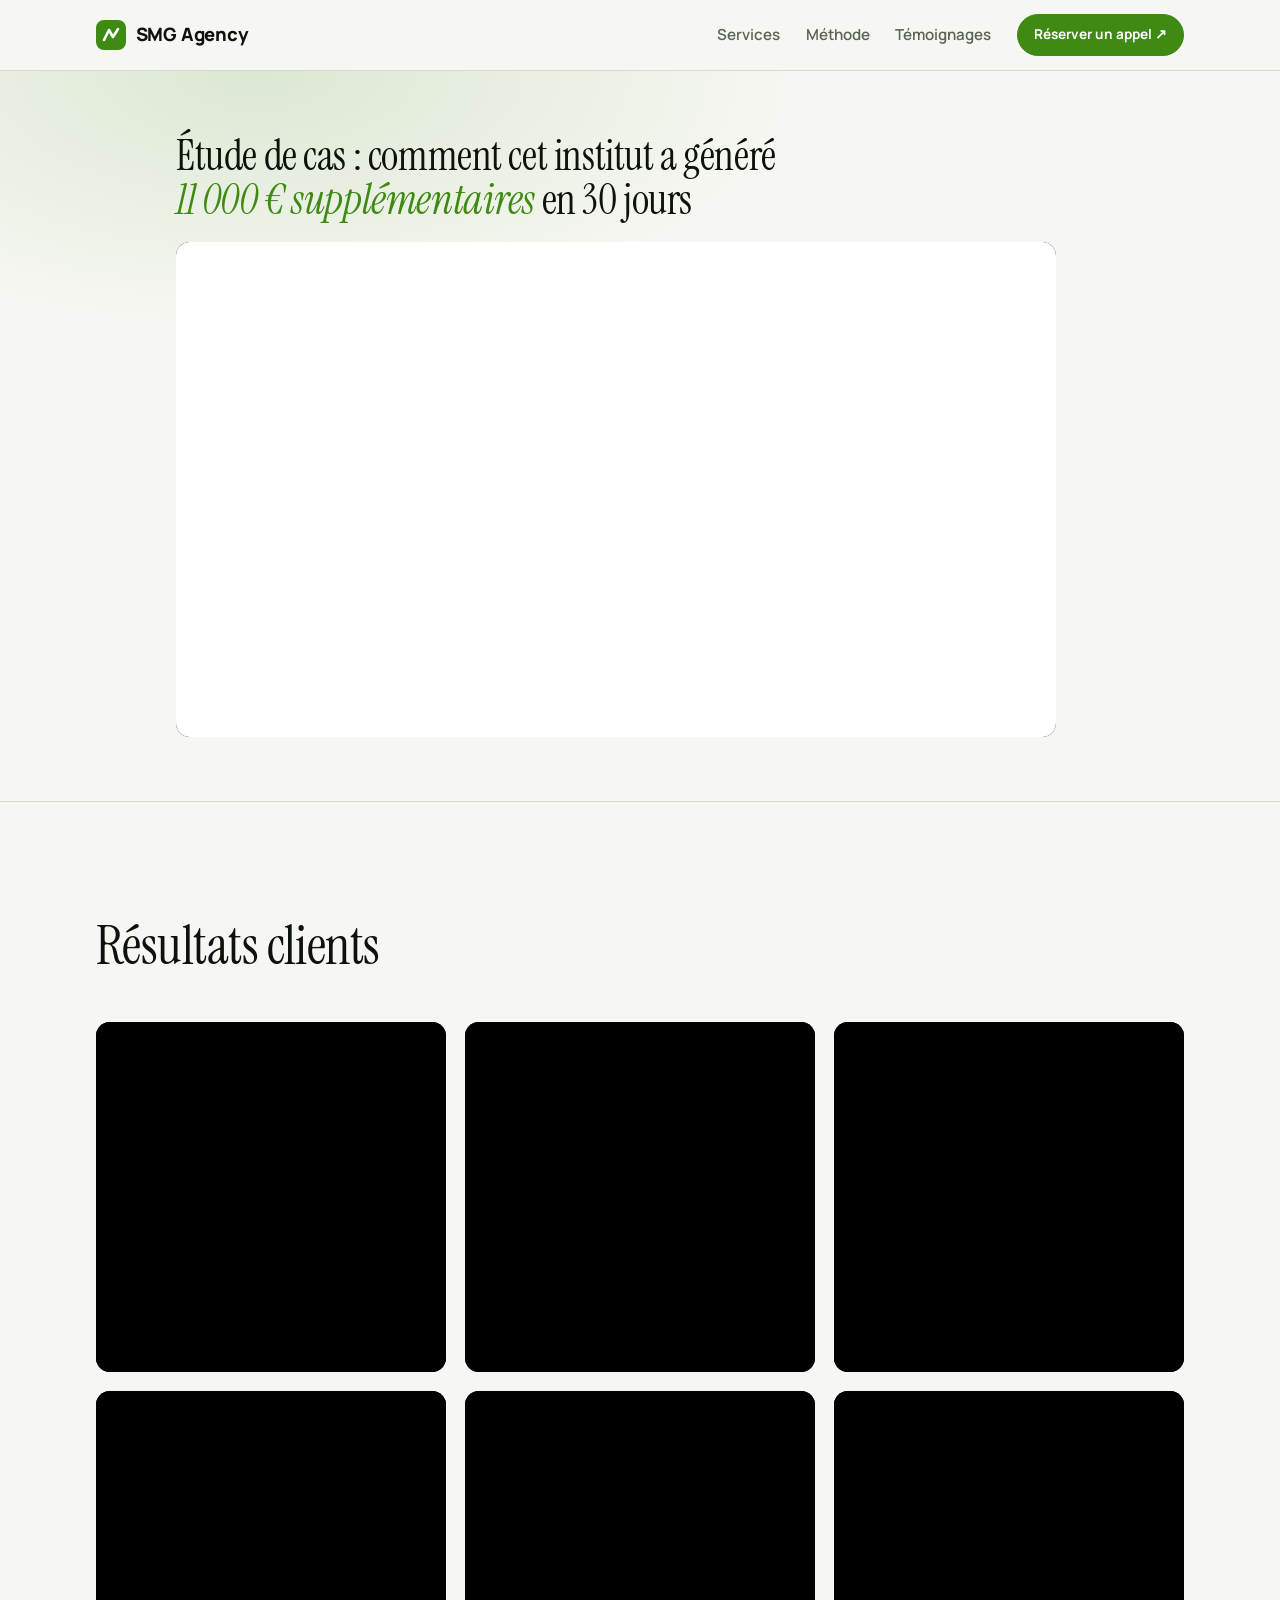
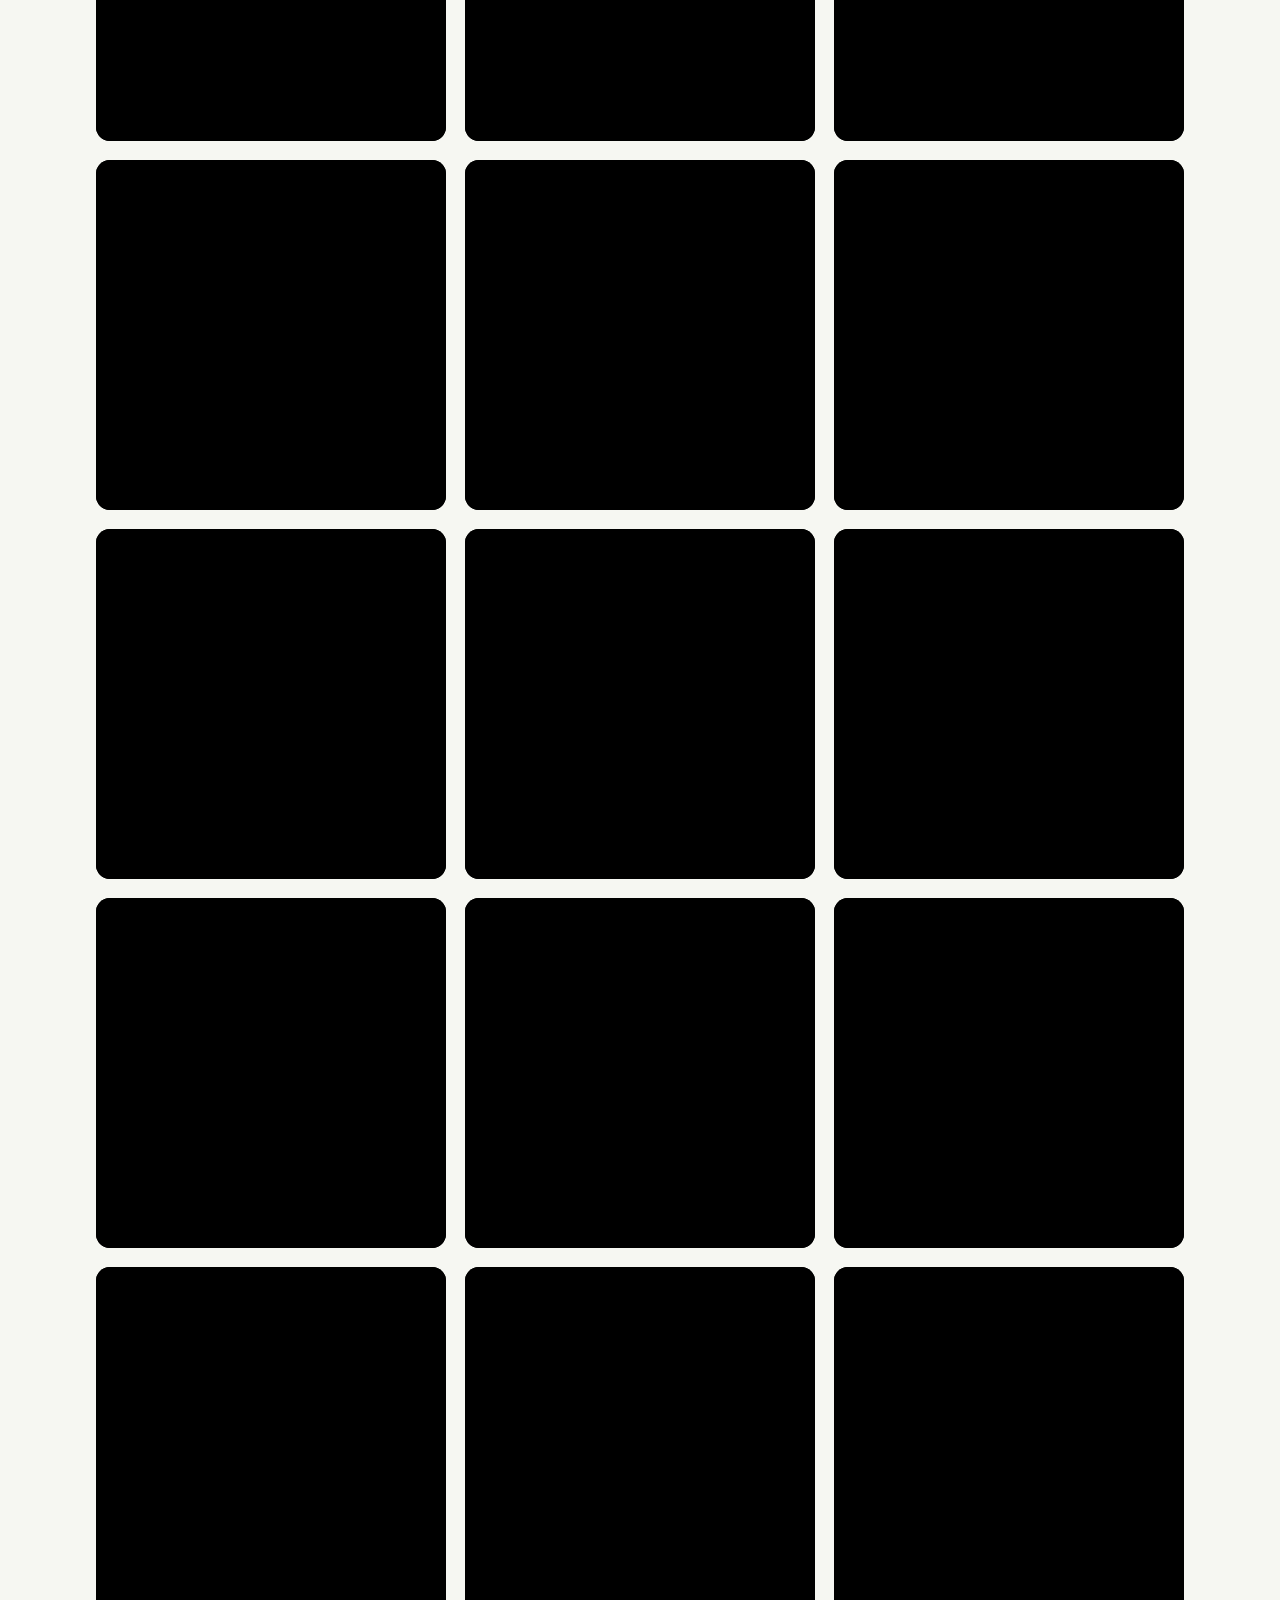
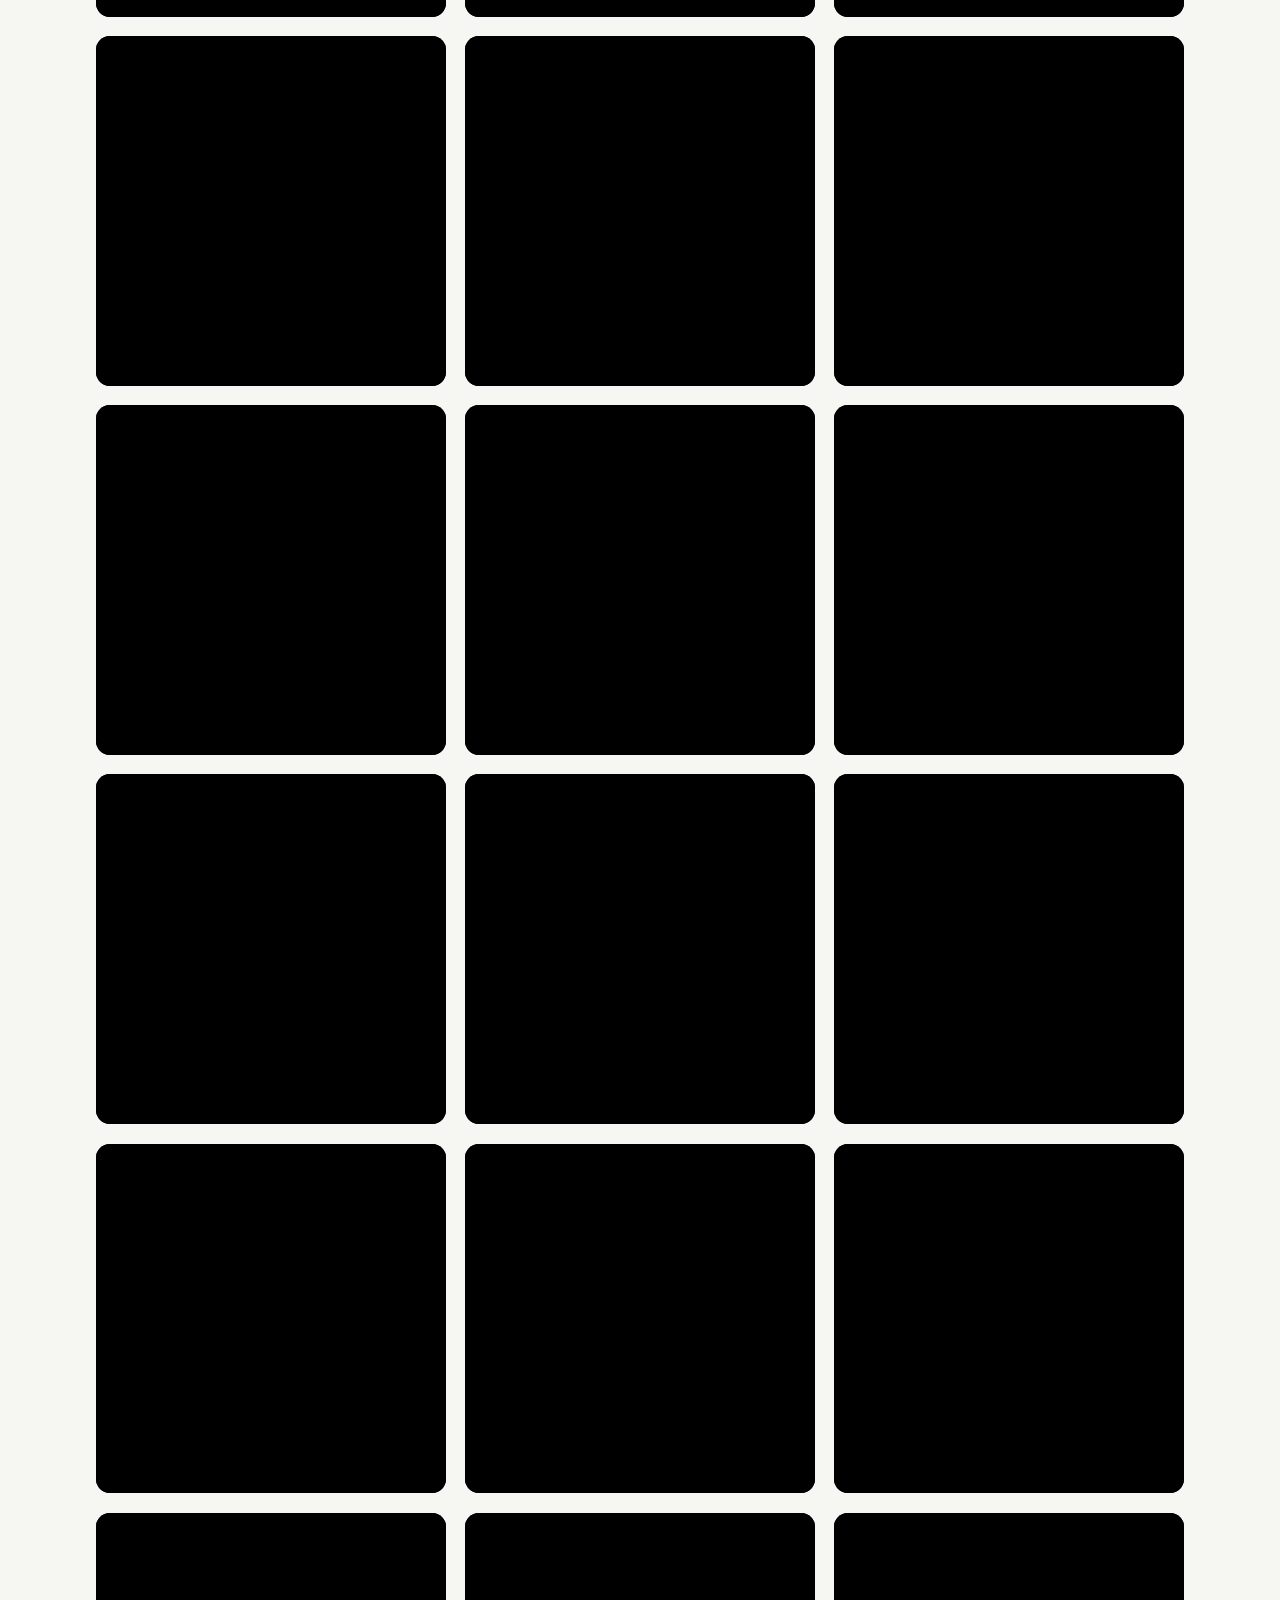
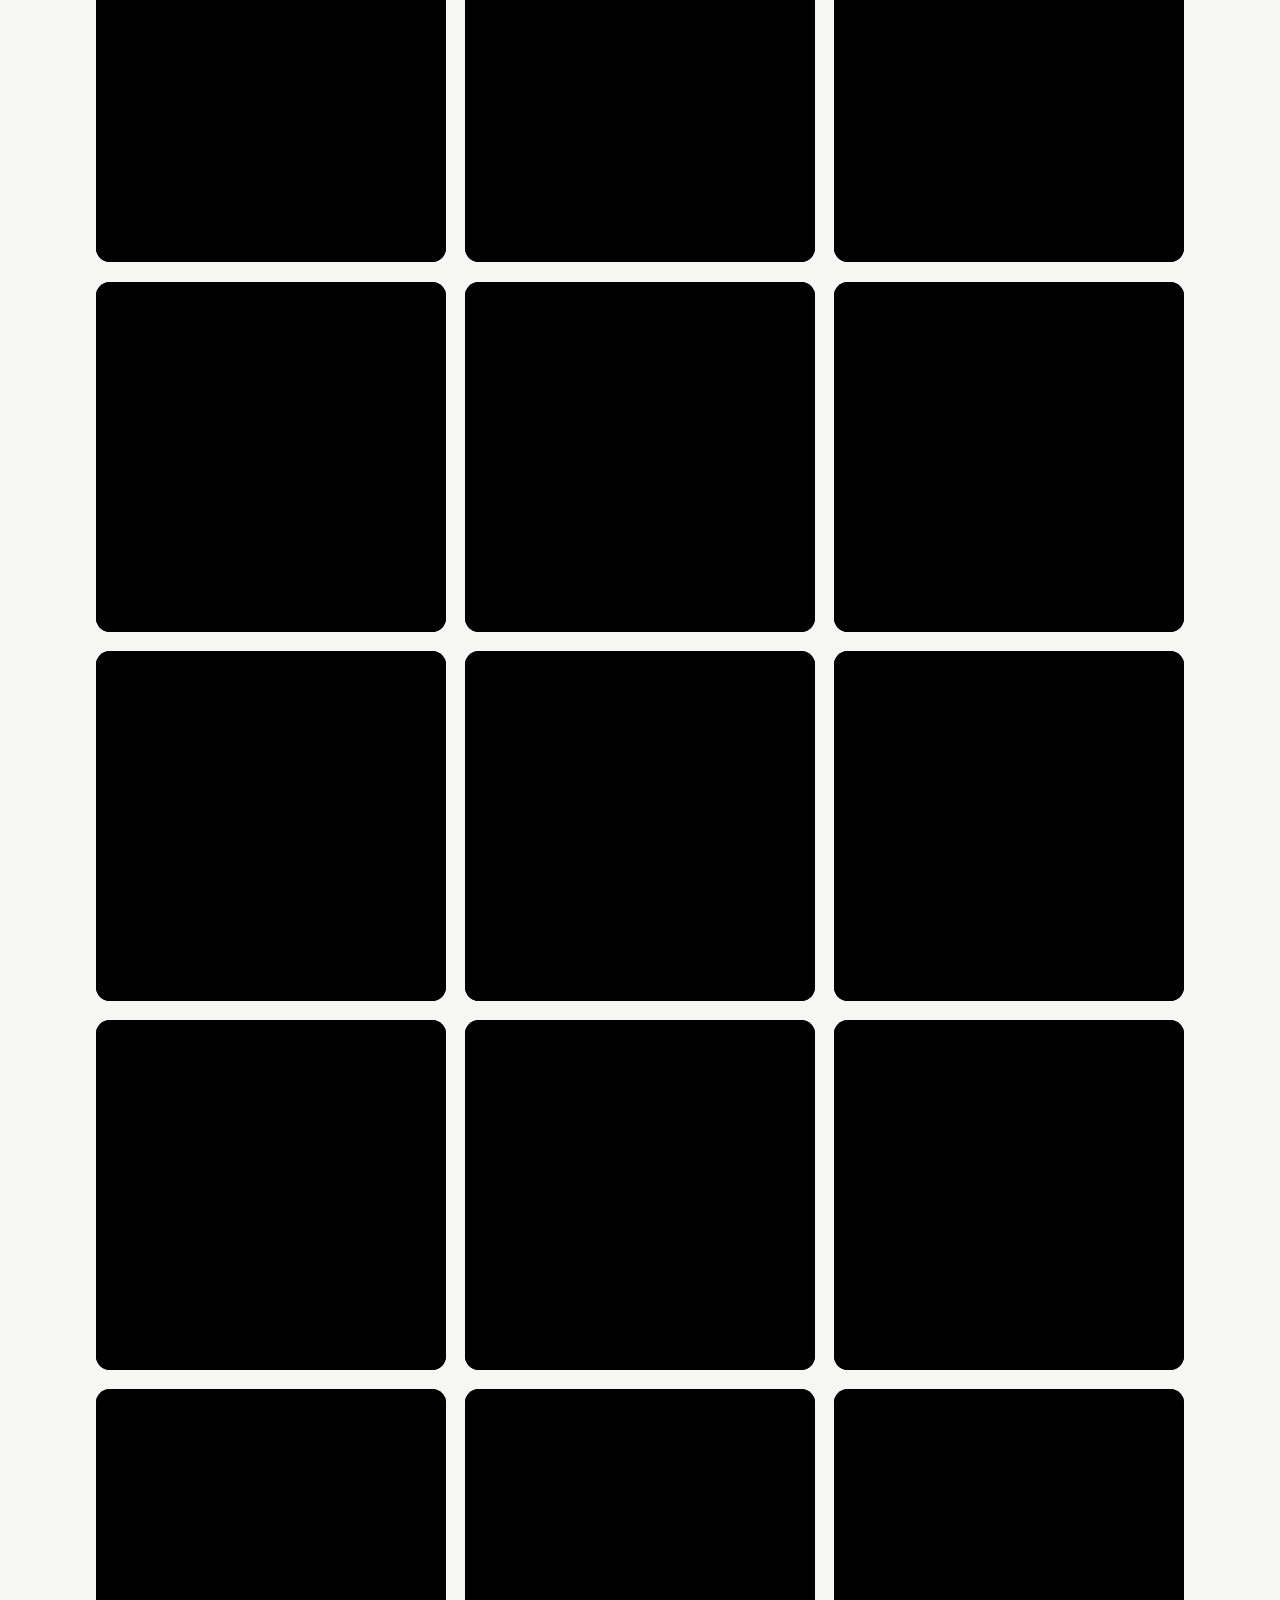
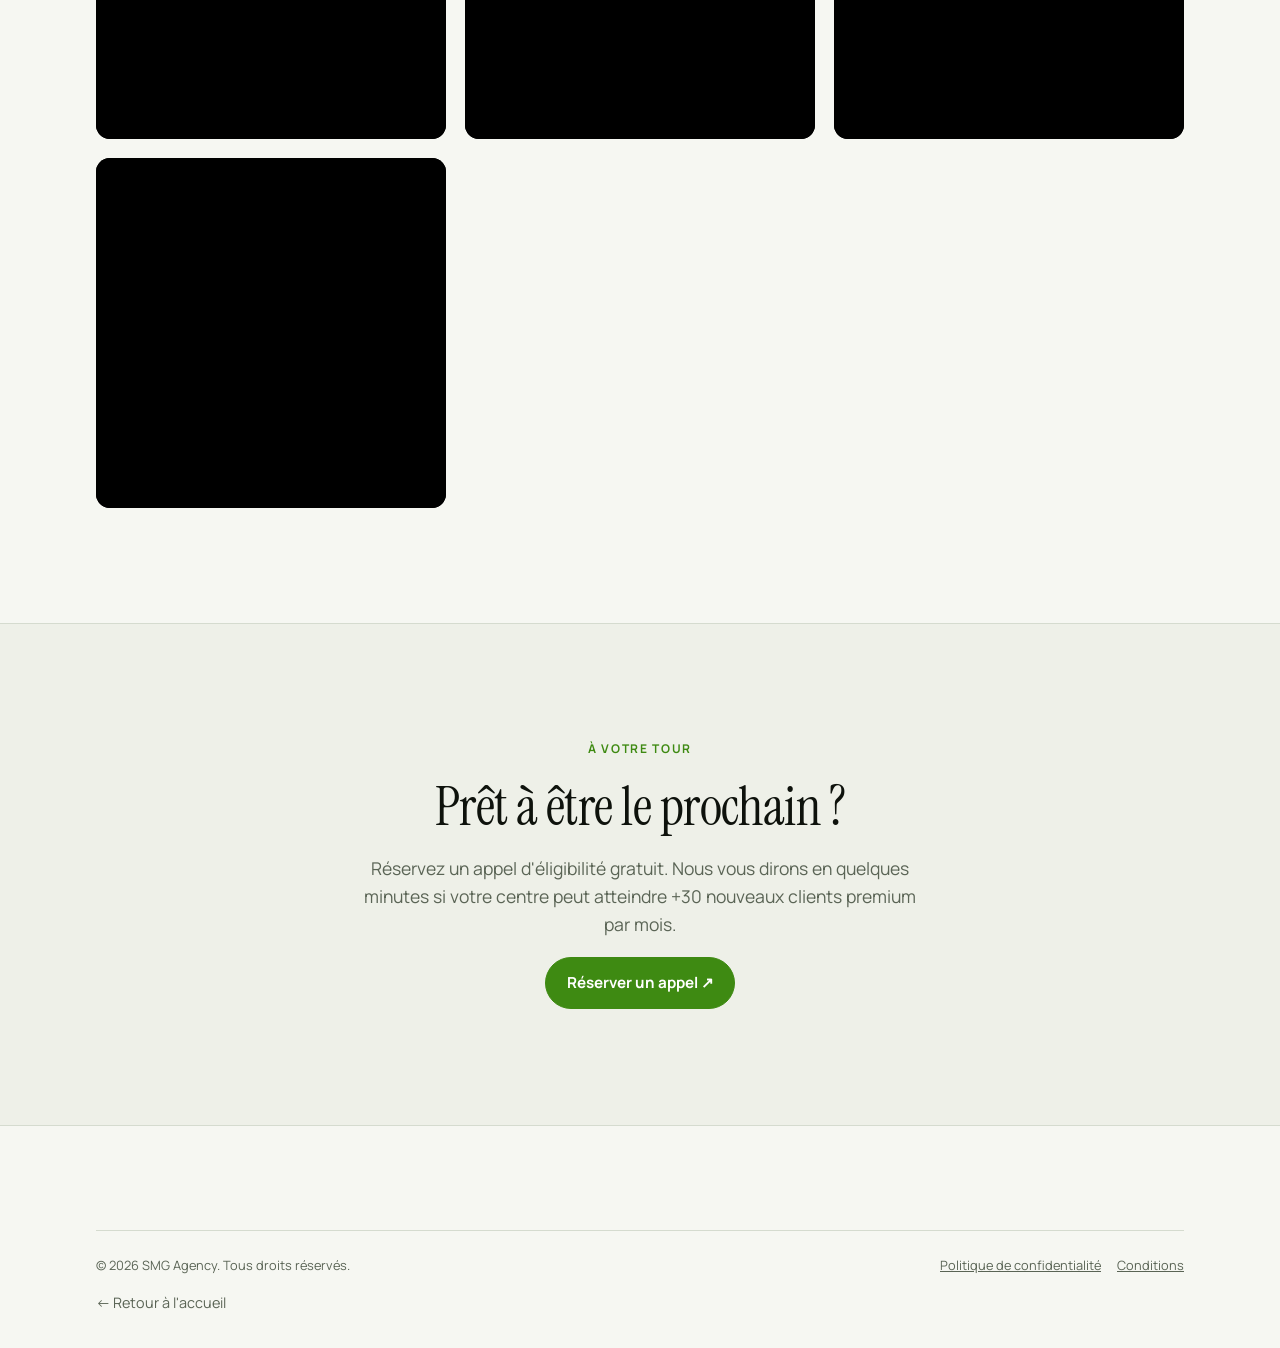
<file: temoignages.html>
<!doctype html>
<html lang="fr">
<head>
<meta charset="utf-8">
<meta name="viewport" content="width=device-width, initial-scale=1, viewport-fit=cover">
<title>Témoignages — SMG Agency</title>
<meta name="description" content="Ce que disent les dirigeants d'instituts de beauté qui travaillent avec SMG Agency. +30 nouveaux clients premium par mois. Sans réseaux sociaux. Sans remises.">
<link rel="stylesheet" href="https://fonts.googleapis.com/css2?family=Instrument+Serif:ital@0;1&family=Manrope:wght@400;500;600;700;800&display=swap">
<link rel="stylesheet" href="styles.css">
</head>
<body>
<header><div class="wrap"><nav>
  <a class="logo" href="index.html" aria-label="SMG Agency"><svg viewBox="0 0 30 30" aria-hidden="true"><rect width="30" height="30" rx="8" fill="var(--accent)"/><path d="M8 20 L13 10 L17 17 L22 9" fill="none" stroke="var(--accent-ink)" stroke-width="2.6" stroke-linecap="round" stroke-linejoin="round"/></svg>SMG Agency</a>
  <div class="menu">
    <a href="index.html#services">Services</a>
    <a href="index.html#process">Méthode</a>
    <a href="temoignages.html">Témoignages</a>
    <a class="btn primary small" href="index.html#book">Réserver un appel ↗</a>
  </div>
</nav></div></header>

<section class="hero case"><div class="wrap">
  <h1>Étude de cas : comment cet institut a généré <em>11 000 € supplémentaires</em> en 30 jours</h1>
  <div class="feature"><iframe src="https://player.vimeo.com/video/1140380732?h=bb11a124d7&badge=0&autopause=0&transparent=0&player_id=0&app_id=58479" allow="autoplay; fullscreen; picture-in-picture" allowfullscreen title="Étude de cas"></iframe></div>
</div></section>

<section><div class="wrap">
  <div class="head"><h2>Résultats clients</h2></div>
  <div class="vgrid">
    <div class="video"><iframe src="https://player.vimeo.com/video/1170816785?h=dc587e19d5&badge=0&autopause=0&transparent=0&player_id=0&app_id=58479" allow="autoplay; fullscreen; picture-in-picture" allowfullscreen title="Témoignage client 1" loading="lazy"></iframe></div>
    <div class="video"><iframe src="https://player.vimeo.com/video/1187430212?h=d7c97bf0d0&badge=0&autopause=0&transparent=0&player_id=0&app_id=58479" allow="autoplay; fullscreen; picture-in-picture" allowfullscreen title="Témoignage client 2" loading="lazy"></iframe></div>
    <div class="video"><iframe src="https://player.vimeo.com/video/1154285626?h=cadeab37e9&badge=0&autopause=0&transparent=0&player_id=0&app_id=58479" allow="autoplay; fullscreen; picture-in-picture" allowfullscreen title="Témoignage client 3" loading="lazy"></iframe></div>
    <div class="video"><iframe src="https://player.vimeo.com/video/1170811531?h=ed6fe5a21b&badge=0&autopause=0&transparent=0&player_id=0&app_id=58479" allow="autoplay; fullscreen; picture-in-picture" allowfullscreen title="Témoignage client 4" loading="lazy"></iframe></div>
    <div class="video"><iframe src="https://player.vimeo.com/video/1170821075?h=94a333f344&badge=0&autopause=0&transparent=0&player_id=0&app_id=58479" allow="autoplay; fullscreen; picture-in-picture" allowfullscreen title="Témoignage client 5" loading="lazy"></iframe></div>
    <div class="video"><iframe src="https://player.vimeo.com/video/1140703734?h=4c9c15f393&badge=0&autopause=0&transparent=0&player_id=0&app_id=58479" allow="autoplay; fullscreen; picture-in-picture" allowfullscreen title="Témoignage client 6" loading="lazy"></iframe></div>
    <div class="video"><iframe src="https://player.vimeo.com/video/974029098?h=5e9d1a5191&badge=0&autopause=0&transparent=0&player_id=0&app_id=58479" allow="autoplay; fullscreen; picture-in-picture" allowfullscreen title="Témoignage client 7" loading="lazy"></iframe></div>
    <div class="video"><iframe src="https://player.vimeo.com/video/974028527?h=5e06ab76f6&badge=0&autopause=0&transparent=0&player_id=0&app_id=58479" allow="autoplay; fullscreen; picture-in-picture" allowfullscreen title="Témoignage client 8" loading="lazy"></iframe></div>
    <div class="video"><iframe src="https://player.vimeo.com/video/1029229661?h=489410b3f9&badge=0&autopause=0&transparent=0&player_id=0&app_id=58479" allow="autoplay; fullscreen; picture-in-picture" allowfullscreen title="Témoignage client 9" loading="lazy"></iframe></div>
    <div class="video"><iframe src="https://player.vimeo.com/video/1032588773?badge=0&autopause=0&transparent=0&player_id=0&app_id=58479" allow="autoplay; fullscreen; picture-in-picture" allowfullscreen title="Témoignage client 10" loading="lazy"></iframe></div>
    <div class="video"><iframe src="https://player.vimeo.com/video/1032588784?badge=0&autopause=0&transparent=0&player_id=0&app_id=58479" allow="autoplay; fullscreen; picture-in-picture" allowfullscreen title="Témoignage client 11" loading="lazy"></iframe></div>
    <div class="video"><iframe src="https://player.vimeo.com/video/1032588800?badge=0&autopause=0&transparent=0&player_id=0&app_id=58479" allow="autoplay; fullscreen; picture-in-picture" allowfullscreen title="Témoignage client 12" loading="lazy"></iframe></div>
    <div class="video"><iframe src="https://player.vimeo.com/video/1032588817?badge=0&autopause=0&transparent=0&player_id=0&app_id=58479" allow="autoplay; fullscreen; picture-in-picture" allowfullscreen title="Témoignage client 13" loading="lazy"></iframe></div>
    <div class="video"><iframe src="https://player.vimeo.com/video/1032588871?badge=0&autopause=0&transparent=0&player_id=0&app_id=58479" allow="autoplay; fullscreen; picture-in-picture" allowfullscreen title="Témoignage client 14" loading="lazy"></iframe></div>
    <div class="video"><iframe src="https://player.vimeo.com/video/1032588857?badge=0&autopause=0&transparent=0&player_id=0&app_id=58479" allow="autoplay; fullscreen; picture-in-picture" allowfullscreen title="Témoignage client 15" loading="lazy"></iframe></div>
    <div class="video"><iframe src="https://player.vimeo.com/video/1032588884?badge=0&autopause=0&transparent=0&player_id=0&app_id=58479" allow="autoplay; fullscreen; picture-in-picture" allowfullscreen title="Témoignage client 16" loading="lazy"></iframe></div>
    <div class="video"><iframe src="https://player.vimeo.com/video/1032588899?badge=0&autopause=0&transparent=0&player_id=0&app_id=58479" allow="autoplay; fullscreen; picture-in-picture" allowfullscreen title="Témoignage client 17" loading="lazy"></iframe></div>
    <div class="video"><iframe src="https://player.vimeo.com/video/1032588939?badge=0&autopause=0&transparent=0&player_id=0&app_id=58479" allow="autoplay; fullscreen; picture-in-picture" allowfullscreen title="Témoignage client 18" loading="lazy"></iframe></div>
    <div class="video"><iframe src="https://player.vimeo.com/video/1032588960?badge=0&autopause=0&transparent=0&player_id=0&app_id=58479" allow="autoplay; fullscreen; picture-in-picture" allowfullscreen title="Témoignage client 19" loading="lazy"></iframe></div>
    <div class="video"><iframe src="https://player.vimeo.com/video/1032589065?badge=0&autopause=0&transparent=0&player_id=0&app_id=58479" allow="autoplay; fullscreen; picture-in-picture" allowfullscreen title="Témoignage client 20" loading="lazy"></iframe></div>
    <div class="video"><iframe src="https://player.vimeo.com/video/1032589106?badge=0&autopause=0&transparent=0&player_id=0&app_id=58479" allow="autoplay; fullscreen; picture-in-picture" allowfullscreen title="Témoignage client 21" loading="lazy"></iframe></div>
    <div class="video"><iframe src="https://player.vimeo.com/video/1032589050?badge=0&autopause=0&transparent=0&player_id=0&app_id=58479" allow="autoplay; fullscreen; picture-in-picture" allowfullscreen title="Témoignage client 22" loading="lazy"></iframe></div>
    <div class="video"><iframe src="https://player.vimeo.com/video/1032589123?badge=0&autopause=0&transparent=0&player_id=0&app_id=58479" allow="autoplay; fullscreen; picture-in-picture" allowfullscreen title="Témoignage client 23" loading="lazy"></iframe></div>
    <div class="video"><iframe src="https://player.vimeo.com/video/1032589249?badge=0&autopause=0&transparent=0&player_id=0&app_id=58479" allow="autoplay; fullscreen; picture-in-picture" allowfullscreen title="Témoignage client 24" loading="lazy"></iframe></div>
    <div class="video"><iframe src="https://player.vimeo.com/video/1032593119?badge=0&autopause=0&transparent=0&player_id=0&app_id=58479" allow="autoplay; fullscreen; picture-in-picture" allowfullscreen title="Témoignage client 25" loading="lazy"></iframe></div>
    <div class="video"><iframe src="https://player.vimeo.com/video/1032593161?badge=0&autopause=0&transparent=0&player_id=0&app_id=58479" allow="autoplay; fullscreen; picture-in-picture" allowfullscreen title="Témoignage client 26" loading="lazy"></iframe></div>
    <div class="video"><iframe src="https://player.vimeo.com/video/1032589001?badge=0&autopause=0&transparent=0&player_id=0&app_id=58479" allow="autoplay; fullscreen; picture-in-picture" allowfullscreen title="Témoignage client 27" loading="lazy"></iframe></div>
    <div class="video"><iframe src="https://player.vimeo.com/video/1032593181?badge=0&autopause=0&transparent=0&player_id=0&app_id=58479" allow="autoplay; fullscreen; picture-in-picture" allowfullscreen title="Témoignage client 28" loading="lazy"></iframe></div>
    <div class="video"><iframe src="https://player.vimeo.com/video/1032593198?badge=0&autopause=0&transparent=0&player_id=0&app_id=58479" allow="autoplay; fullscreen; picture-in-picture" allowfullscreen title="Témoignage client 29" loading="lazy"></iframe></div>
    <div class="video"><iframe src="https://player.vimeo.com/video/1032593217?badge=0&autopause=0&transparent=0&player_id=0&app_id=58479" allow="autoplay; fullscreen; picture-in-picture" allowfullscreen title="Témoignage client 30" loading="lazy"></iframe></div>
    <div class="video"><iframe src="https://player.vimeo.com/video/1032593234?badge=0&autopause=0&transparent=0&player_id=0&app_id=58479" allow="autoplay; fullscreen; picture-in-picture" allowfullscreen title="Témoignage client 31" loading="lazy"></iframe></div>
    <div class="video"><iframe src="https://player.vimeo.com/video/1032593267?badge=0&autopause=0&transparent=0&player_id=0&app_id=58479" allow="autoplay; fullscreen; picture-in-picture" allowfullscreen title="Témoignage client 32" loading="lazy"></iframe></div>
    <div class="video"><iframe src="https://player.vimeo.com/video/1080824410?h=5e4ef446a5&badge=0&autopause=0&transparent=0&player_id=0&app_id=58479" allow="autoplay; fullscreen; picture-in-picture" allowfullscreen title="Témoignage client 33" loading="lazy"></iframe></div>
    <div class="video"><iframe src="https://player.vimeo.com/video/1080824485?h=bc8d4dd06d&badge=0&autopause=0&transparent=0&player_id=0&app_id=58479" allow="autoplay; fullscreen; picture-in-picture" allowfullscreen title="Témoignage client 34" loading="lazy"></iframe></div>
    <div class="video"><iframe src="https://player.vimeo.com/video/1080824462?h=617148b22f&badge=0&autopause=0&transparent=0&player_id=0&app_id=58479" allow="autoplay; fullscreen; picture-in-picture" allowfullscreen title="Témoignage client 35" loading="lazy"></iframe></div>
    <div class="video"><iframe src="https://player.vimeo.com/video/974017987?h=3be0e2655c&badge=0&autopause=0&transparent=0&player_id=0&app_id=58479" allow="autoplay; fullscreen; picture-in-picture" allowfullscreen title="Témoignage client 36" loading="lazy"></iframe></div>
    <div class="video"><iframe src="https://player.vimeo.com/video/974028005?h=2d6fc492a2&badge=0&autopause=0&transparent=0&player_id=0&app_id=58479" allow="autoplay; fullscreen; picture-in-picture" allowfullscreen title="Témoignage client 37" loading="lazy"></iframe></div>
    <div class="video"><iframe src="https://player.vimeo.com/video/1080847813?h=c318166ef6&badge=0&autopause=0&transparent=0&player_id=0&app_id=58479" allow="autoplay; fullscreen; picture-in-picture" allowfullscreen title="Témoignage client 38" loading="lazy"></iframe></div>
    <div class="video"><iframe src="https://player.vimeo.com/video/1080847778?h=b04bb4d2da&badge=0&autopause=0&transparent=0&player_id=0&app_id=58479" allow="autoplay; fullscreen; picture-in-picture" allowfullscreen title="Témoignage client 39" loading="lazy"></iframe></div>
    <div class="video"><iframe src="https://player.vimeo.com/video/1080853831?h=61e5536aaf&badge=0&autopause=0&transparent=0&player_id=0&app_id=58479" allow="autoplay; fullscreen; picture-in-picture" allowfullscreen title="Témoignage client 40" loading="lazy"></iframe></div>
    <div class="video"><iframe src="https://player.vimeo.com/video/1032593129?h=960fb629c3&badge=0&autopause=0&transparent=0&player_id=0&app_id=58479" allow="autoplay; fullscreen; picture-in-picture" allowfullscreen title="Témoignage client 41" loading="lazy"></iframe></div>
    <div class="video"><iframe src="https://player.vimeo.com/video/1132518191?h=c63650b5ac&badge=0&autopause=0&transparent=0&player_id=0&app_id=58479" allow="autoplay; fullscreen; picture-in-picture" allowfullscreen title="Témoignage client 42" loading="lazy"></iframe></div>
    <div class="video"><iframe src="https://player.vimeo.com/video/1134591664?h=a06c8690fe&badge=0&autopause=0&transparent=0&player_id=0&app_id=58479" allow="autoplay; fullscreen; picture-in-picture" allowfullscreen title="Témoignage client 43" loading="lazy"></iframe></div>
    <div class="video"><iframe src="https://player.vimeo.com/video/974030028?h=767178ad78&badge=0&autopause=0&transparent=0&player_id=0&app_id=58479" allow="autoplay; fullscreen; picture-in-picture" allowfullscreen title="Témoignage client 44" loading="lazy"></iframe></div>
    <div class="video"><iframe src="https://player.vimeo.com/video/974029693?h=4bae3d4e45&badge=0&autopause=0&transparent=0&player_id=0&app_id=58479" allow="autoplay; fullscreen; picture-in-picture" allowfullscreen title="Témoignage client 45" loading="lazy"></iframe></div>
    <div class="video"><iframe src="https://player.vimeo.com/video/974029395?h=0259b26d67&badge=0&autopause=0&transparent=0&player_id=0&app_id=58479" allow="autoplay; fullscreen; picture-in-picture" allowfullscreen title="Témoignage client 46" loading="lazy"></iframe></div>
  </div>
</div></section>

<section class="cta"><div class="wrap">
  <span class="eyebrow">À votre tour</span>
  <h2>Prêt à être le prochain ?</h2>
  <p class="lead">Réservez un appel d'éligibilité gratuit. Nous vous dirons en quelques minutes si votre centre peut atteindre +30 nouveaux clients premium par mois.</p>
  <a class="btn primary" href="index.html#book">Réserver un appel ↗</a>
</div></section>

<footer><div class="wrap">
  <div class="copy"><span>© 2026 SMG Agency. Tous droits réservés.</span><span><a href="#">Politique de confidentialité</a><a href="#">Conditions</a></span></div>
  <a class="back" href="index.html">← Retour à l'accueil</a>
</div></footer>
</body>
</html>
</file>
<file: styles.css>
/* Layout: dark single-page landing, sections stacked, 1120px measure, grid cards, sticky nav */
:root{
  --bg:#0A0D09; --bg2:#10140E; --card:#141A12; --line:#243021;
  --fg:#F2F4EE; --muted:#9BA696; --accent:#B6F27A; --accent-ink:#0A0D09;
  --display:'Instrument Serif',Georgia,'Times New Roman',serif;
  --sans:'Manrope','Helvetica Neue',Arial,sans-serif;
  color-scheme:dark;
}
@media (prefers-color-scheme: light){:root:not([data-theme="dark"]){
  --bg:#F6F7F2; --bg2:#EEF0E8; --card:#FFFFFF; --line:#D5DBCF;
  --fg:#0E120C; --muted:#5A6455; --accent:#3E8A12; --accent-ink:#FFFFFF; color-scheme:light}}
:root[data-theme="light"]{
  --bg:#F6F7F2; --bg2:#EEF0E8; --card:#FFFFFF; --line:#D5DBCF;
  --fg:#0E120C; --muted:#5A6455; --accent:#3E8A12; --accent-ink:#FFFFFF; color-scheme:light}

*{box-sizing:border-box}
body{margin:0;background:var(--bg);color:var(--fg);font-family:var(--sans);font-size:16px;line-height:1.6;-webkit-font-smoothing:antialiased}
a{color:inherit;text-decoration:none}
.wrap{max-width:1120px;margin:0 auto;padding-left:max(16px,env(safe-area-inset-left,0px));padding-right:max(16px,env(safe-area-inset-right,0px))}
h1,h2,h3{margin:0;text-wrap:balance;font-weight:400}
h1,h2{font-family:var(--display);letter-spacing:-.01em;line-height:1.05}
h1{font-size:clamp(2.6rem,7vw,5.2rem)}
h2{font-size:clamp(2rem,4.5vw,3.4rem)}
h3{font-family:var(--sans);font-weight:700;font-size:1.1rem}
p{margin:0}
.eyebrow{font-size:.75rem;font-weight:700;letter-spacing:.14em;text-transform:uppercase;color:var(--accent)}
.lead{color:var(--muted);font-size:1.1rem;max-width:36rem}
em{font-style:italic;color:var(--accent)}

/* nav */
header{position:sticky;top:env(safe-area-inset-top,0px);z-index:10;background:color-mix(in srgb,var(--bg) 85%,transparent);backdrop-filter:blur(12px);border-bottom:1px solid var(--line)}
nav{display:flex;align-items:center;justify-content:space-between;gap:1rem;padding-block:.9rem}
.logo{display:flex;align-items:center;gap:.6rem;font-weight:800;font-size:1.15rem;letter-spacing:-.01em}
.logo svg{width:30px;height:30px;flex:none}
.menu{display:flex;gap:1.6rem;align-items:center;font-weight:600;font-size:.95rem}
.menu a:not(.btn){color:var(--muted)}
.menu a:not(.btn):hover{color:var(--fg)}
@media(max-width:640px){.menu a:not(.btn){display:none}}

.btn{display:inline-flex;align-items:center;gap:.4rem;padding:.8rem 1.3rem;border-radius:999px;font-weight:700;font-size:.95rem;border:1px solid var(--line);transition:transform .15s}
.btn:hover{transform:translateY(-1px)}
.btn:focus-visible,a:focus-visible,button:focus-visible,input:focus-visible{outline:2px solid var(--accent);outline-offset:2px}
.btn.primary{background:var(--accent);color:var(--accent-ink);border-color:var(--accent)}
.btn.small{padding:.55rem 1rem;font-size:.85rem}

/* sections */
section{padding-block:clamp(4rem,9vw,7.5rem);border-bottom:1px solid var(--line)}
.head{display:grid;gap:1rem;max-width:44rem;margin-bottom:3rem}

/* hero */
.hero{padding-block:clamp(4.5rem,10vw,8.5rem);background:
  radial-gradient(60% 50% at 20% 0%,color-mix(in srgb,var(--accent) 14%,transparent),transparent 70%),var(--bg)}
.hero .wrap{display:grid;gap:1.6rem;max-width:960px}
.badge{display:inline-flex;align-items:center;gap:.5rem;width:fit-content;font-size:.8rem;font-weight:600;color:var(--muted);border:1px solid var(--line);border-radius:999px;padding:.35rem .9rem}
.badge i{width:7px;height:7px;border-radius:50%;background:var(--accent)}
.ctas{display:flex;flex-wrap:wrap;gap:.8rem}
.stats{display:flex;flex-wrap:wrap;gap:2.5rem;margin-top:1.5rem;padding-top:1.5rem;border-top:1px solid var(--line)}
.stat b{display:block;font-family:var(--display);font-size:2.4rem;line-height:1;font-weight:400}
.stat span{color:var(--muted);font-size:.9rem}

/* cards grid */
.grid{display:grid;gap:1px;background:var(--line);border:1px solid var(--line);border-radius:14px;overflow:hidden}
.grid.c3{grid-template-columns:repeat(3,1fr)}
.grid.c2{grid-template-columns:repeat(2,1fr)}
@media(max-width:860px){.grid.c3{grid-template-columns:repeat(2,1fr)}}
@media(max-width:560px){.grid.c3,.grid.c2{grid-template-columns:1fr}}
.cell{background:var(--card);padding:1.8rem;display:grid;gap:.7rem;min-width:0;align-content:start}
.cell p{color:var(--muted);font-size:.97rem}
.cell .ico{width:36px;height:36px;border-radius:9px;background:color-mix(in srgb,var(--accent) 15%,transparent);display:grid;place-items:center;color:var(--accent)}
.cell .ico svg{width:18px;height:18px}

/* steps */
.steps{display:grid;gap:0;border-top:1px solid var(--line)}
.step{display:grid;grid-template-columns:5rem 1fr;gap:1.5rem;padding-block:1.8rem;border-bottom:1px solid var(--line);align-items:start}
.step .n{font-family:var(--display);font-size:2.2rem;color:var(--accent);line-height:1}
.step div{display:grid;gap:.4rem;min-width:0}
.step p{color:var(--muted);max-width:40rem}
@media(max-width:560px){.step{grid-template-columns:3rem 1fr;gap:1rem}}

/* countries */
.flag{font-size:1.6rem;line-height:1}
.cell .cities{color:var(--muted);font-size:.92rem}

/* form */
.book{background:var(--bg2)}
.book .wrap{display:grid;grid-template-columns:1fr 1fr;gap:3rem;align-items:start}
@media(max-width:800px){.book .wrap{grid-template-columns:1fr}}
form{display:grid;gap:1rem;background:var(--card);border:1px solid var(--line);border-radius:14px;padding:1.6rem;min-width:0}
.field{display:grid;gap:.35rem}
label{font-size:.85rem;font-weight:600}
input[type=text],input[type=email],input[type=tel]{width:100%;padding:.8rem .9rem;border-radius:9px;border:1px solid var(--line);background:var(--bg);color:var(--fg);font:inherit}
.hint{font-size:.78rem;color:var(--muted)}
.consent{display:grid;grid-template-columns:auto 1fr;gap:.6rem;align-items:start;font-size:.78rem;color:var(--muted);line-height:1.5}
.consent input{margin-top:.25rem}
.consent a,.fine a{text-decoration:underline}
.fine{font-size:.78rem;color:var(--muted)}
form button{cursor:pointer;font-family:inherit;justify-content:center}
.ok{display:grid;gap:.4rem;padding:1.2rem;border-radius:9px;background:color-mix(in srgb,var(--accent) 15%,transparent);color:var(--fg)}

/* footer */
footer{padding-block:3.5rem 2rem}
.fgrid{display:grid;grid-template-columns:2fr 1fr 1.4fr;gap:2.5rem}
@media(max-width:720px){.fgrid{grid-template-columns:1fr}}
.fgrid p,.fgrid li,.fgrid a{color:var(--muted);font-size:.95rem}
.fgrid h4{margin:0 0 .8rem;font-size:.75rem;letter-spacing:.14em;text-transform:uppercase}
.fgrid ul{list-style:none;margin:0;padding:0;display:grid;gap:.5rem}
.fgrid .logo{margin-bottom:.8rem}
.contact{display:grid;gap:.7rem;justify-items:start}
.disclaimer{margin-top:3rem;padding-top:1.5rem;border-top:1px solid var(--line);font-size:.78rem;color:var(--muted);line-height:1.55;max-width:70rem}
.copy{display:flex;flex-wrap:wrap;justify-content:space-between;gap:1rem;margin-top:3rem;padding-top:1.5rem;border-top:1px solid var(--line);font-size:.8rem;color:var(--muted)}
.copy a{text-decoration:underline;margin-left:1rem}
@media(prefers-reduced-motion:reduce){*{transition:none!important}}

/* testimonials page */
.video iframe{background:#000}
.vgrid{display:grid;grid-template-columns:repeat(3,1fr);gap:1.2rem}
@media(max-width:900px){.vgrid{grid-template-columns:repeat(2,1fr)}}
@media(max-width:560px){.vgrid{grid-template-columns:1fr}}
.video{position:relative;aspect-ratio:1/1;max-width:100%;border-radius:14px;overflow:hidden;background:#000;border:0}
.video iframe{position:absolute;inset:0;width:100%;height:100%;border:0}
.cta{background:var(--bg2);text-align:center}
.cta .wrap{display:grid;gap:1.2rem;justify-items:center;max-width:40rem}
.back{display:inline-block;margin-top:1rem;font-size:.9rem;color:var(--muted)}
.case h1{font-size:clamp(1.35rem,3.6vw,2.6rem);max-width:40rem}
.case .wrap{justify-items:start;gap:1.2rem}
.hero.case{padding-block:clamp(1.5rem,5vw,6rem)}
.feature{position:relative;width:100%;max-width:880px;aspect-ratio:16/9;border-radius:14px;overflow:hidden;background:#000;color-scheme:dark}
.feature iframe{position:absolute;inset:0;width:100%;height:100%;border:0}
.ghl{min-width:0;min-height:460px}
.ghl iframe{min-height:460px}
.legal{margin-top:3rem;padding-top:1.5rem;border-top:1px solid var(--line);font-size:.82rem;color:var(--muted)}
.legal+.copy{margin-top:.8rem;padding-top:0;border-top:0}

/* faq */
.faq{display:grid;gap:0;border-top:1px solid var(--line)}
.faq details{border-bottom:1px solid var(--line)}
.faq summary{cursor:pointer;padding:1.1rem 0;font-weight:700;list-style:none;display:flex;justify-content:space-between;gap:1rem}
.faq summary::after{content:"+";color:var(--accent);font-size:1.3rem;line-height:1}
.faq details[open] summary::after{content:"–"}
.faq p{color:var(--muted);padding-bottom:1.2rem;max-width:44rem}
/* about */
.about{display:grid;grid-template-columns:1.3fr 1fr;gap:3rem;align-items:start}
@media(max-width:800px){.about{grid-template-columns:1fr}}
.about-text{display:grid;gap:1rem;max-width:40rem}
.about-text p{color:var(--muted)}
.facts{margin:0;display:grid;gap:0;border:1px solid var(--line);border-radius:14px;overflow:hidden;background:var(--card)}
.facts div{display:grid;gap:.15rem;padding:.9rem 1.2rem;border-bottom:1px solid var(--line)}
.facts div:last-child{border-bottom:0}
.facts dt{font-size:.72rem;letter-spacing:.12em;text-transform:uppercase;color:var(--accent);font-weight:700}
.facts dd{margin:0;font-size:.95rem}
/* testimonial cards */
.tcard{margin:0;display:grid;gap:.6rem;min-width:0}
.tcard figcaption{display:grid;gap:.15rem}
.tcard figcaption strong{font-size:.95rem}
.tcard figcaption span{font-size:.82rem;color:var(--muted)}
/* legal pages */
.legal-page{max-width:46rem;display:grid;gap:1rem}
.legal-page h2{font-size:1.4rem;margin-top:1.5rem}
.legal-page p,.legal-page li{color:var(--muted)}
</file>
